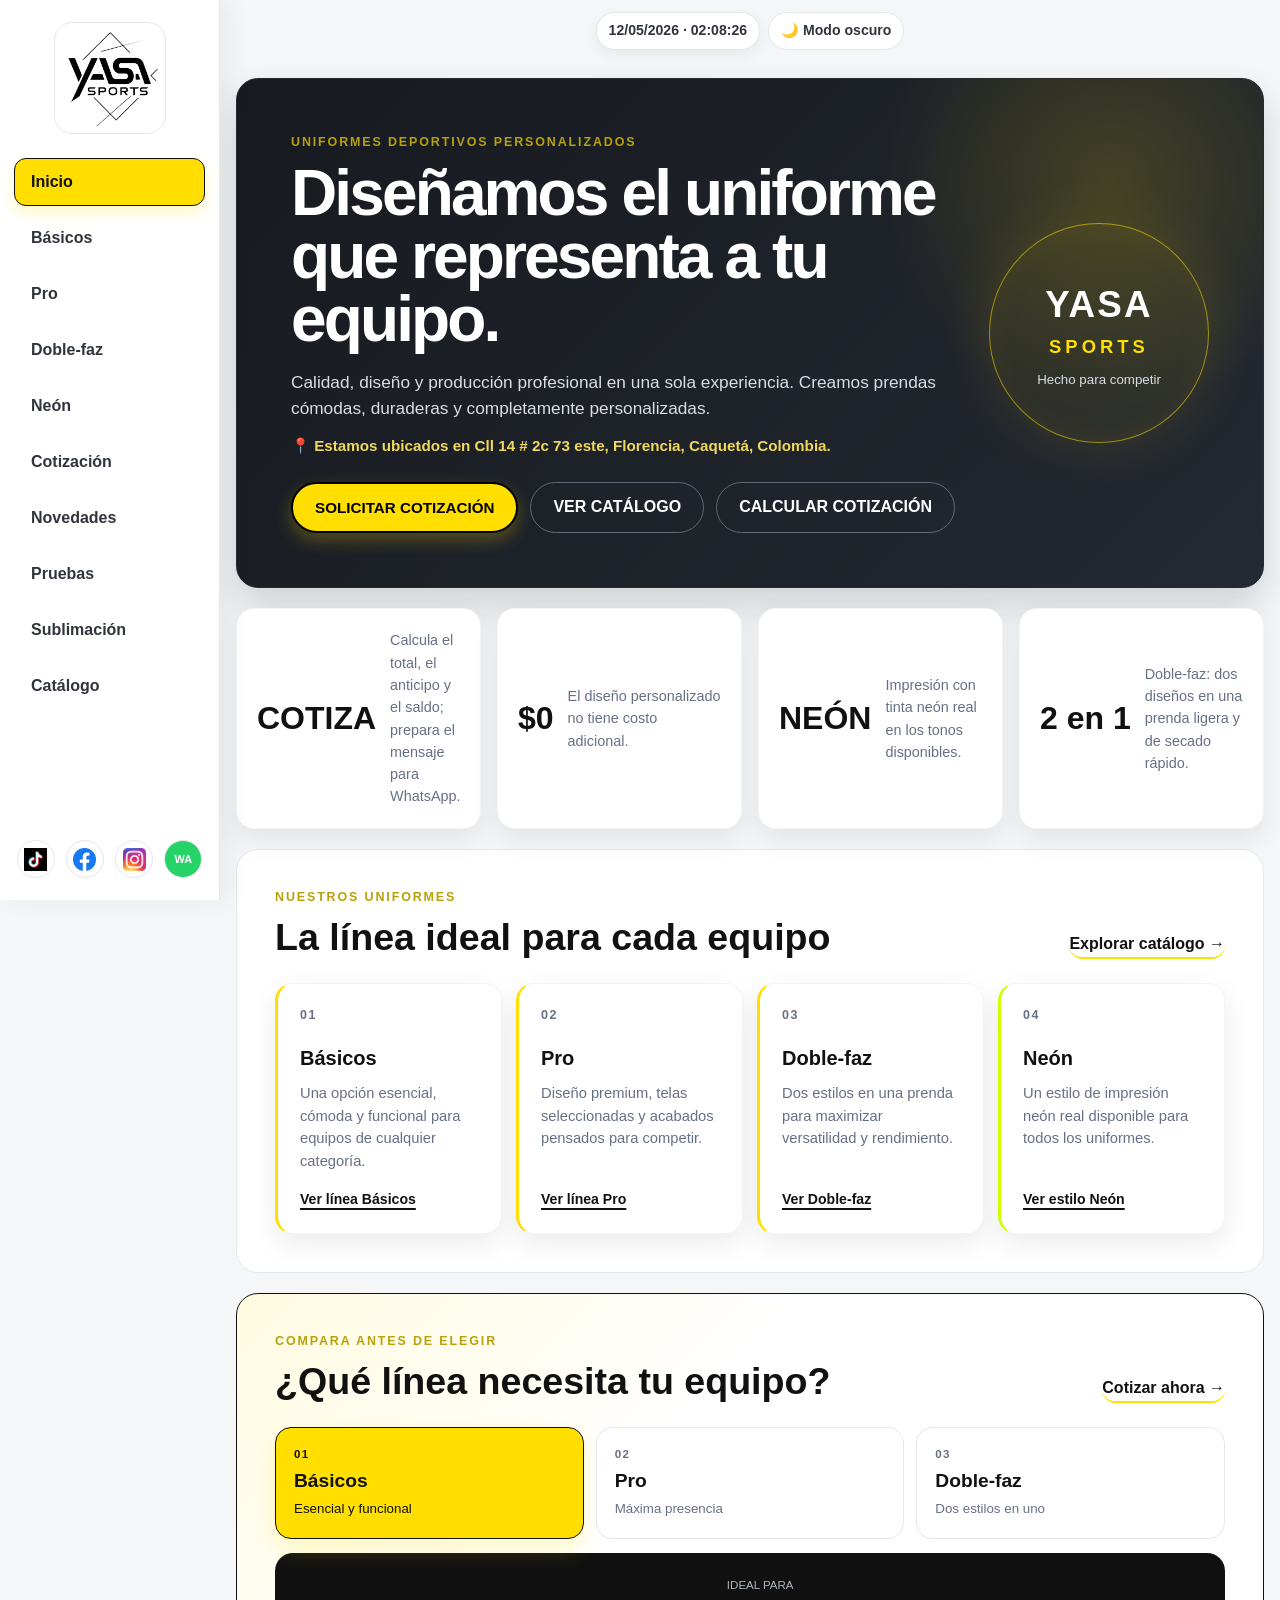
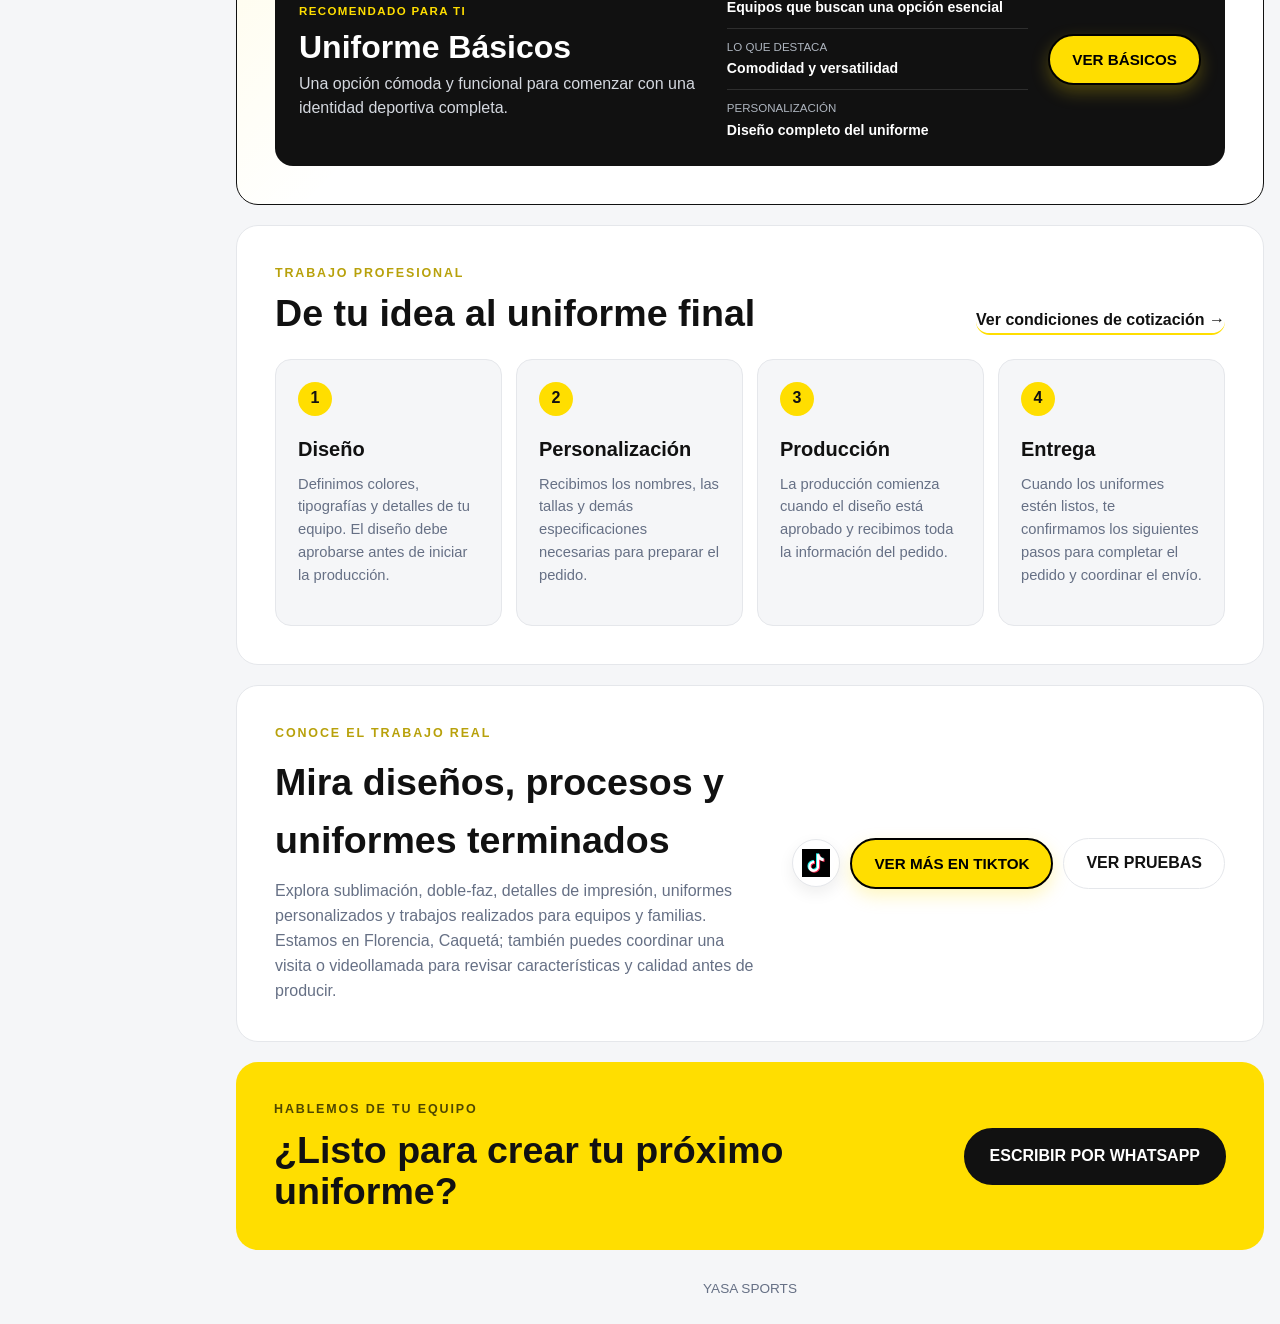
<file: index.html>
<!DOCTYPE html>
<html lang="es">
<head>
    <meta charset="UTF-8">
    <meta name="viewport" content="width=device-width, initial-scale=1.0">
    <title>YASA SPORTS</title>
    <script src="tema.js"></script>
    <link rel="stylesheet" href="estilos.css">
</head>
<body>
<aside class="sidebar">
    <a class="sidebar-brand" href="index.html" aria-label="Ir al inicio de YASA SPORTS">
        <img src="logo-yasa.jpeg" alt="YASA SPORTS">
    </a>
    <nav class="sidebar-nav" aria-label="Menú principal">
        <a class="active" href="index.html" aria-current="page">Inicio</a>
        <a href="basicos.html">Básicos</a>
        <a href="pro.html">Pro</a>
        <a href="doble-faz.html">Doble-faz</a>
        <a href="neon.html">Neón</a>
        <a href="cotizacion.html">Cotización</a>
        <a href="novedades.html">Novedades</a>
        <a href="pruebas.html">Pruebas</a>
        <a href="sublimacion.html">Sublimación</a>
        <a href="catalogo.html">Catálogo</a>
    </nav>
    <div class="sidebar-social" aria-label="Redes sociales">
        <a href="https://www.tiktok.com/@yasa.sports" target="_blank" rel="noopener noreferrer" aria-label="TikTok"><img src="tiktok.jpeg" alt="TikTok"></a>
        <a href="https://web.facebook.com/amfuniformes?locale=es_LA" target="_blank" rel="noopener noreferrer" aria-label="Facebook"><img src="facebook.jpeg" alt="Facebook"></a>
        <a href="https://www.instagram.com/sportsyasa/" target="_blank" rel="noopener noreferrer" aria-label="Instagram"><img src="instagram.jpeg" alt="Instagram"></a>
        <a class="sidebar-whatsapp" href="https://wa.me/573238382435" target="_blank" rel="noopener noreferrer" aria-label="WhatsApp">WA</a>
    </div>
</aside>

<div class="site-content">
<div class="page-tools">
    <div class="local-clock" aria-live="polite">
        <span id="hora-local">Cargando hora...</span>
    </div>
    <button class="theme-toggle" id="theme-toggle" type="button" aria-pressed="false">🌙 Modo oscuro</button>
</div>


<main class="page">

    <section class="home-hero">
        <div class="home-hero-copy">
            <span class="home-eyebrow">UNIFORMES DEPORTIVOS PERSONALIZADOS</span>
            <h1>Diseñamos el uniforme que representa a tu equipo.</h1>
            <p>
                Calidad, diseño y producción profesional en una sola experiencia.
                Creamos prendas cómodas, duraderas y completamente personalizadas.
            </p>
            <p class="location-note">📍 Estamos ubicados en Cll 14 # 2c 73 este, Florencia, Caquetá, Colombia.</p>
            <div class="home-hero-actions">
                <a class="btn-yellow" href="https://wa.me/573238382435/?text=Hola%20YASA%20Sports%2C%20quiero%20cotizar%20un%20uniforme%20personalizado" target="_blank" rel="noopener noreferrer">
                    SOLICITAR COTIZACIÓN
                </a>
                <a class="btn-ghost" href="catalogo.html">VER CATÁLOGO</a>
                <a class="btn-ghost" href="cotizacion.html">CALCULAR COTIZACIÓN</a>
            </div>
        </div>
        <div class="home-hero-badge" aria-label="YASA SPORTS">
            <span>YASA</span>
            <strong>SPORTS</strong>
            <small>Hecho para competir</small>
        </div>
    </section>

    <section class="home-stats" aria-label="Puntos fuertes de YASA SPORTS">
        <a class="card home-stat" href="cotizacion.html">
            <strong>COTIZA</strong>
            <span>Calcula el total, el anticipo y el saldo; prepara el mensaje para WhatsApp.</span>
        </a>
        <a class="card home-stat" href="cotizacion.html">
            <strong>$0</strong>
            <span>El diseño personalizado no tiene costo adicional.</span>
        </a>
        <a class="card home-stat" href="neon.html">
            <strong>NEÓN</strong>
            <span>Impresión con tinta neón real en los tonos disponibles.</span>
        </a>
        <a class="card home-stat" href="doble-faz.html">
            <strong>2 en 1</strong>
            <span>Doble-faz: dos diseños en una prenda ligera y de secado rápido.</span>
        </a>
    </section>

    <section class="home-services" aria-labelledby="lineas-titulo">
        <div class="home-section-heading">
            <div>
                <span class="home-eyebrow">NUESTROS UNIFORMES</span>
                <h2 id="lineas-titulo">La línea ideal para cada equipo</h2>
            </div>
            <a href="catalogo.html" class="text-link">Explorar catálogo →</a>
        </div>

        <div class="home-services-grid">
            <article class="card home-service-card">
                <span class="home-service-number">01</span>
                <h3>Básicos</h3>
                <p>Una opción esencial, cómoda y funcional para equipos de cualquier categoría.</p>
                <a href="basicos.html">Ver línea Básicos</a>
            </article>
            <article class="card home-service-card">
                <span class="home-service-number">02</span>
                <h3>Pro</h3>
                <p>Diseño premium, telas seleccionadas y acabados pensados para competir.</p>
                <a href="pro.html">Ver línea Pro</a>
            </article>
            <article class="card home-service-card">
                <span class="home-service-number">03</span>
                <h3>Doble-faz</h3>
                <p>Dos estilos en una prenda para maximizar versatilidad y rendimiento.</p>
                <a href="doble-faz.html">Ver Doble-faz</a>
            </article>
            <article class="card home-service-card home-service-neon">
                <span class="home-service-number">04</span>
                <h3>Neón</h3>
                <p>Un estilo de impresión neón real disponible para todos los uniformes.</p>
                <a href="neon.html">Ver estilo Neón</a>
            </article>
        </div>
    </section>

    <section class="home-comparator" aria-labelledby="comparador-titulo">
        <div class="home-section-heading">
            <div>
                <span class="home-eyebrow">COMPARA ANTES DE ELEGIR</span>
                <h2 id="comparador-titulo">¿Qué línea necesita tu equipo?</h2>
            </div>
            <a href="cotizacion.html" class="text-link">Cotizar ahora →</a>
        </div>

        <div class="home-comparator-options" role="tablist" aria-label="Comparar líneas de uniformes">
            <button class="comparator-option active" type="button" role="tab" aria-selected="true" data-line="basicos">
                <span>01</span>
                <strong>Básicos</strong>
                <small>Esencial y funcional</small>
            </button>
            <button class="comparator-option" type="button" role="tab" aria-selected="false" data-line="pro">
                <span>02</span>
                <strong>Pro</strong>
                <small>Máxima presencia</small>
            </button>
            <button class="comparator-option" type="button" role="tab" aria-selected="false" data-line="doble-faz">
                <span>03</span>
                <strong>Doble-faz</strong>
                <small>Dos estilos en uno</small>
            </button>
        </div>

        <div class="comparator-result" id="comparator-result" role="tabpanel" aria-live="polite">
            <div class="comparator-result-main">
                <span class="comparator-kicker">Recomendado para ti</span>
                <h3 id="comparator-name">Uniforme Básicos</h3>
                <p id="comparator-description">Una opción cómoda y funcional para comenzar con una identidad deportiva completa.</p>
            </div>
            <div class="comparator-details">
                <div>
                    <span>Ideal para</span>
                    <strong id="comparator-ideal">Equipos que buscan una opción esencial</strong>
                </div>
                <div>
                    <span>Lo que destaca</span>
                    <strong id="comparator-highlight">Comodidad y versatilidad</strong>
                </div>
                <div>
                    <span>Personalización</span>
                    <strong id="comparator-custom">Diseño completo del uniforme</strong>
                </div>
            </div>
            <a class="btn-yellow" id="comparator-link" href="basicos.html">VER BÁSICOS</a>
        </div>
    </section>

    <section class="home-process">
        <div class="home-section-heading">
            <div>
                <span class="home-eyebrow">TRABAJO PROFESIONAL</span>
                <h2>De tu idea al uniforme final</h2>
            </div>
            <a href="cotizacion.html" class="text-link">Ver condiciones de cotización →</a>
        </div>
        <div class="home-process-grid">
            <article><span>1</span><h3>Diseño</h3><p>Definimos colores, tipografías y detalles de tu equipo. El diseño debe aprobarse antes de iniciar la producción.</p></article>
            <article><span>2</span><h3>Personalización</h3><p>Recibimos los nombres, las tallas y demás especificaciones necesarias para preparar el pedido.</p></article>
            <article><span>3</span><h3>Producción</h3><p>La producción comienza cuando el diseño está aprobado y recibimos toda la información del pedido.</p></article>
            <article><span>4</span><h3>Entrega</h3><p>Cuando los uniformes estén listos, te confirmamos los siguientes pasos para completar el pedido y coordinar el envío.</p></article>
        </div>
    </section>

    <section class="home-social">
        <div class="home-social-copy">
            <span class="home-eyebrow">CONOCE EL TRABAJO REAL</span>
            <h2>Mira diseños, procesos y uniformes terminados</h2>
            <p>
                Explora sublimación, doble-faz, detalles de impresión,
                uniformes personalizados y trabajos realizados para equipos y familias.
                Estamos en Florencia, Caquetá; también puedes coordinar una visita o videollamada
                para revisar características y calidad antes de producir.
            </p>
        </div>
        <div class="home-social-actions">
            <a class="social-link social-link-tiktok" href="https://www.tiktok.com/@yasa.sports" target="_blank" rel="noopener noreferrer" aria-label="Ver YASA SPORTS en TikTok">
                <img src="tiktok.jpeg" alt="TikTok">
            </a>
            <a class="btn-yellow" href="https://www.tiktok.com/@yasa.sports" target="_blank" rel="noopener noreferrer">
                VER MÁS EN TIKTOK
            </a>
            <a class="btn-ghost btn-ghost-dark" href="pruebas.html">VER PRUEBAS</a>
        </div>
    </section>

    <section class="home-contact">
        <div>
            <span class="home-eyebrow">HABLEMOS DE TU EQUIPO</span>
            <h2>¿Listo para crear tu próximo uniforme?</h2>
        </div>
        <a class="btn-whatsapp" href="https://wa.me/573238382435/?text=Hola%20YASA%20Sports.%20Quiero%20más%20información%21" target="_blank" rel="noopener noreferrer">
            ESCRIBIR POR WHATSAPP
        </a>
    </section>

    <footer class="site-footer">YASA SPORTS</footer>
</main>



<script>
const comparador = {
    basicos: {
        name: "Uniforme Básicos",
        description: "Una opción cómoda y funcional para comenzar con una identidad deportiva completa.",
        ideal: "Equipos que buscan una opción esencial",
        highlight: "Comodidad y versatilidad",
        custom: "Diseño completo del uniforme",
        link: "basicos.html",
        label: "VER BÁSICOS"
    },
    pro: {
        name: "Uniforme Pro",
        description: "Una opción premium pensada para equipos que quieren una imagen más destacada y acabados profesionales.",
        ideal: "Equipos que buscan presencia premium",
        highlight: "Diseño y acabados de alto nivel",
        custom: "Personalización con diseño seleccionado",
        link: "pro.html",
        label: "VER PRO"
    },
    "doble-faz": {
        name: "Uniforme Doble-faz",
        description: "Dos estilos en una misma prenda para ampliar las opciones de uso sin perder identidad.",
        ideal: "Equipos que necesitan dos estilos",
        highlight: "Versatilidad y doble presentación",
        custom: "Dos diseños integrados en el uniforme",
        link: "doble-faz.html",
        label: "VER DOBLE-FAZ"
    }
};

document.querySelectorAll(".comparator-option").forEach(function (option) {
    option.addEventListener("click", function () {
        document.querySelectorAll(".comparator-option").forEach(function (item) {
            item.classList.remove("active");
            item.setAttribute("aria-selected", "false");
        });

        option.classList.add("active");
        option.setAttribute("aria-selected", "true");

        const data = comparador[option.dataset.line];
        document.getElementById("comparator-name").textContent = data.name;
        document.getElementById("comparator-description").textContent = data.description;
        document.getElementById("comparator-ideal").textContent = data.ideal;
        document.getElementById("comparator-highlight").textContent = data.highlight;
        document.getElementById("comparator-custom").textContent = data.custom;

        const link = document.getElementById("comparator-link");
        link.href = data.link;
        link.textContent = data.label;
    });
});

function actualizarHoraLocal() {
    const reloj = document.getElementById("hora-local");
    if (!reloj) return;

    const ahora = new Date();

    const hora = ahora.toLocaleTimeString([], {
        hour: "2-digit",
        minute: "2-digit",
        second: "2-digit",
        hour12: false
    });

    const fecha = ahora.toLocaleDateString([], {
        day: "2-digit",
        month: "2-digit",
        year: "numeric"
    });

    reloj.textContent = `${fecha} · ${hora}`;
}

actualizarHoraLocal();
setInterval(actualizarHoraLocal, 1000);
</script>
 </div>
</body>
</html>
</file>
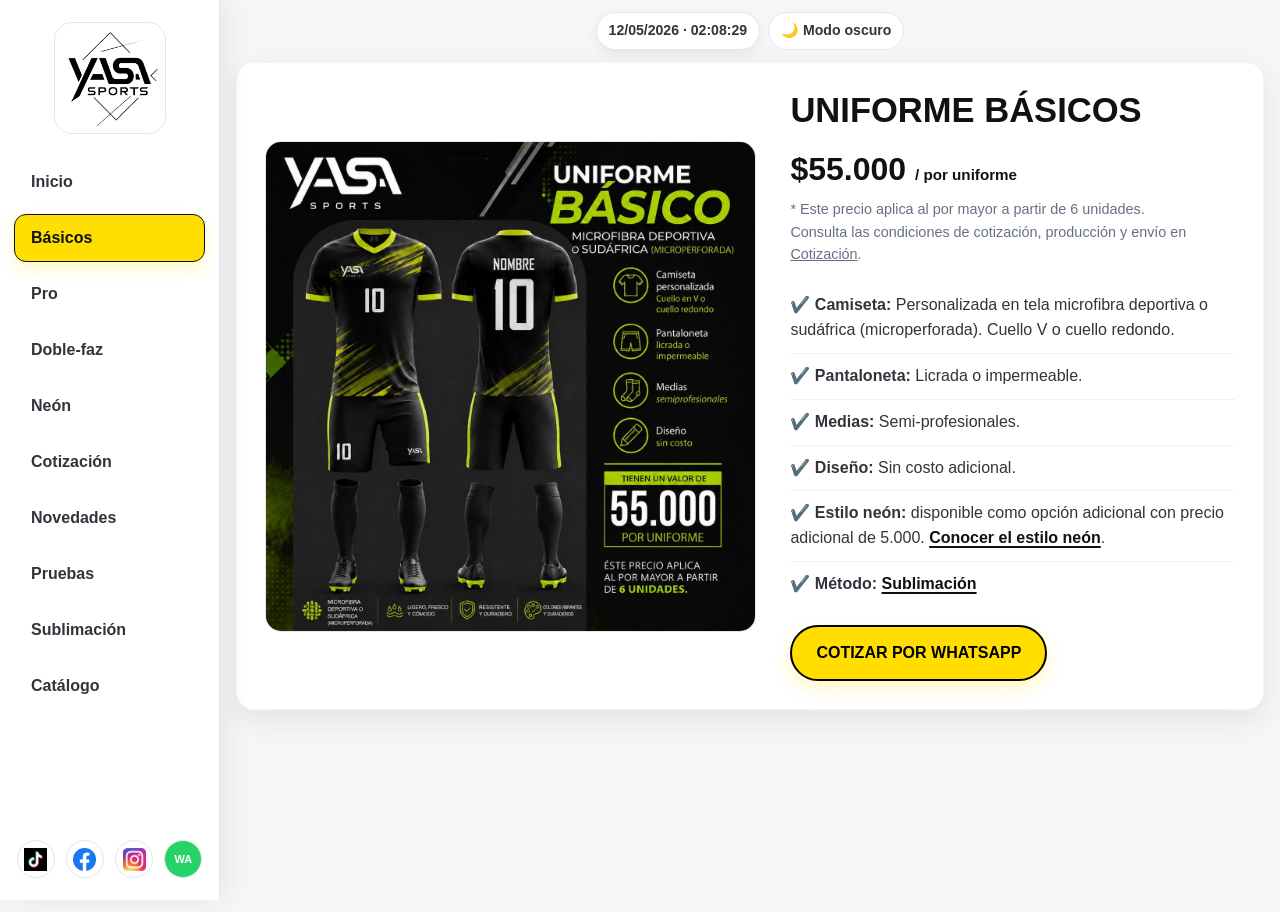
<file: basicos.html>
<!DOCTYPE html>
<html lang="es">
<head>
    <meta charset="UTF-8">
    <meta name="viewport" content="width=device-width, initial-scale=1.0">
    <meta name="description" content="Uniformes deportivos BÁSICOS de YASA SPORTS desde $55.000 por unidad, al por mayor a partir de 6 unidades.">
    <title>YASA SPORTS - BÁSICOS</title>
    <script src="tema.js"></script>
    <link rel="stylesheet" href="estilos.css">
</head>
<body>
<aside class="sidebar">
    <a class="sidebar-brand" href="index.html" aria-label="Ir al inicio de YASA SPORTS">
        <img src="logo-yasa.jpeg" alt="YASA SPORTS">
    </a>
    <nav class="sidebar-nav" aria-label="Menú principal">
        <a href="index.html">Inicio</a>
        <a class="active" href="basicos.html" aria-current="page">Básicos</a>
        <a href="pro.html">Pro</a>
        <a href="doble-faz.html">Doble-faz</a>
        <a href="neon.html">Neón</a>
        <a href="cotizacion.html">Cotización</a>
        <a href="novedades.html">Novedades</a>
        <a href="pruebas.html">Pruebas</a>
        <a href="sublimacion.html">Sublimación</a>
        <a href="catalogo.html">Catálogo</a>
    </nav>
    <div class="sidebar-social" aria-label="Redes sociales">
        <a href="https://www.tiktok.com/@yasa.sports" target="_blank" rel="noopener noreferrer" aria-label="TikTok"><img src="tiktok.jpeg" alt="TikTok"></a>
        <a href="https://web.facebook.com/amfuniformes?locale=es_LA" target="_blank" rel="noopener noreferrer" aria-label="Facebook"><img src="facebook.jpeg" alt="Facebook"></a>
        <a href="https://www.instagram.com/sportsyasa/" target="_blank" rel="noopener noreferrer" aria-label="Instagram"><img src="instagram.jpeg" alt="Instagram"></a>
        <a class="sidebar-whatsapp" href="https://wa.me/573238382435" target="_blank" rel="noopener noreferrer" aria-label="WhatsApp">WA</a>
    </div>
</aside>

<div class="site-content product-page">
<div class="page-tools">
    <div class="local-clock" aria-live="polite">
        <span id="hora-local">Cargando hora...</span>
    </div>
    <button class="theme-toggle" id="theme-toggle" type="button" aria-pressed="false">🌙 Modo oscuro</button>
</div>


<main class="page">

    <section class="card product-layout">

        <div class="media-panel">
            <img src="basicos.jpeg"
                 alt="Uniforme deportivo BÁSICOS personalizado de YASA SPORTS"
                 class="product-photo"
                 width="560"
                 height="620"
                 decoding="async"
                 fetchpriority="high">
        </div>

        <div class="product-info">
            <h1>UNIFORME BÁSICOS</h1>

            <div class="price">$55.000 <small>/ por uniforme</small></div>

            <div class="note">
                * Este precio aplica al por mayor a partir de 6 unidades.
                <br>Consulta las condiciones de cotización, producción y envío en <a href="cotizacion.html">Cotización</a>.
            </div>

            <ul class="feature-list">
                <li>✔️ <strong>Camiseta:</strong> Personalizada en tela microfibra deportiva o sudáfrica (microperforada). Cuello V o cuello redondo.</li>
                <li>✔️ <strong>Pantaloneta:</strong> Licrada o impermeable.</li>
                <li>✔️ <strong>Medias:</strong> Semi-profesionales.</li>
                <li>✔️ <strong>Diseño:</strong> Sin costo adicional.</li>
                <li>✔️ <strong>Estilo neón:</strong> disponible como opción adicional con precio adicional de 5.000. <a href="neon.html">Conocer el estilo neón</a>.</li>
                <li>✔️ <strong>Método:</strong> <a href="sublimacion.html">Sublimación</a></li>
            </ul>

            <a href="https://wa.me/573238382435/?text=Hola%20YASA%20Sports%2C%20quiero%20cotizar%20el%20uniforme%20B%C3%A1sicos."
               target="_blank" rel="noopener noreferrer" class="btn-whatsapp">
                COTIZAR POR WHATSAPP
            </a>
            <a href="https://wa.me/573238382435/?text=Hola%20YASA%20Sports%2C%20quiero%20cotizar%20el%20uniforme%20B%C3%A1sicos."
               target="_blank" rel="noopener noreferrer" class="btn-whatsapp product-whatsapp-fixed"
               aria-label="Cotizar el uniforme Básicos por WhatsApp">
                COTIZAR POR WHATSAPP
            </a>
        </div>

    </section>

</main>


<script>
function actualizarHoraLocal() {
    const reloj = document.getElementById("hora-local");
    if (!reloj) return;

    const ahora = new Date();

    const hora = ahora.toLocaleTimeString([], {
        hour: "2-digit",
        minute: "2-digit",
        second: "2-digit",
        hour12: false
    });

    const fecha = ahora.toLocaleDateString([], {
        day: "2-digit",
        month: "2-digit",
        year: "numeric"
    });

    reloj.textContent = `${fecha} · ${hora}`;
}

actualizarHoraLocal();
setInterval(actualizarHoraLocal, 1000);
</script>
 </div>
</body>
</html>
</file>
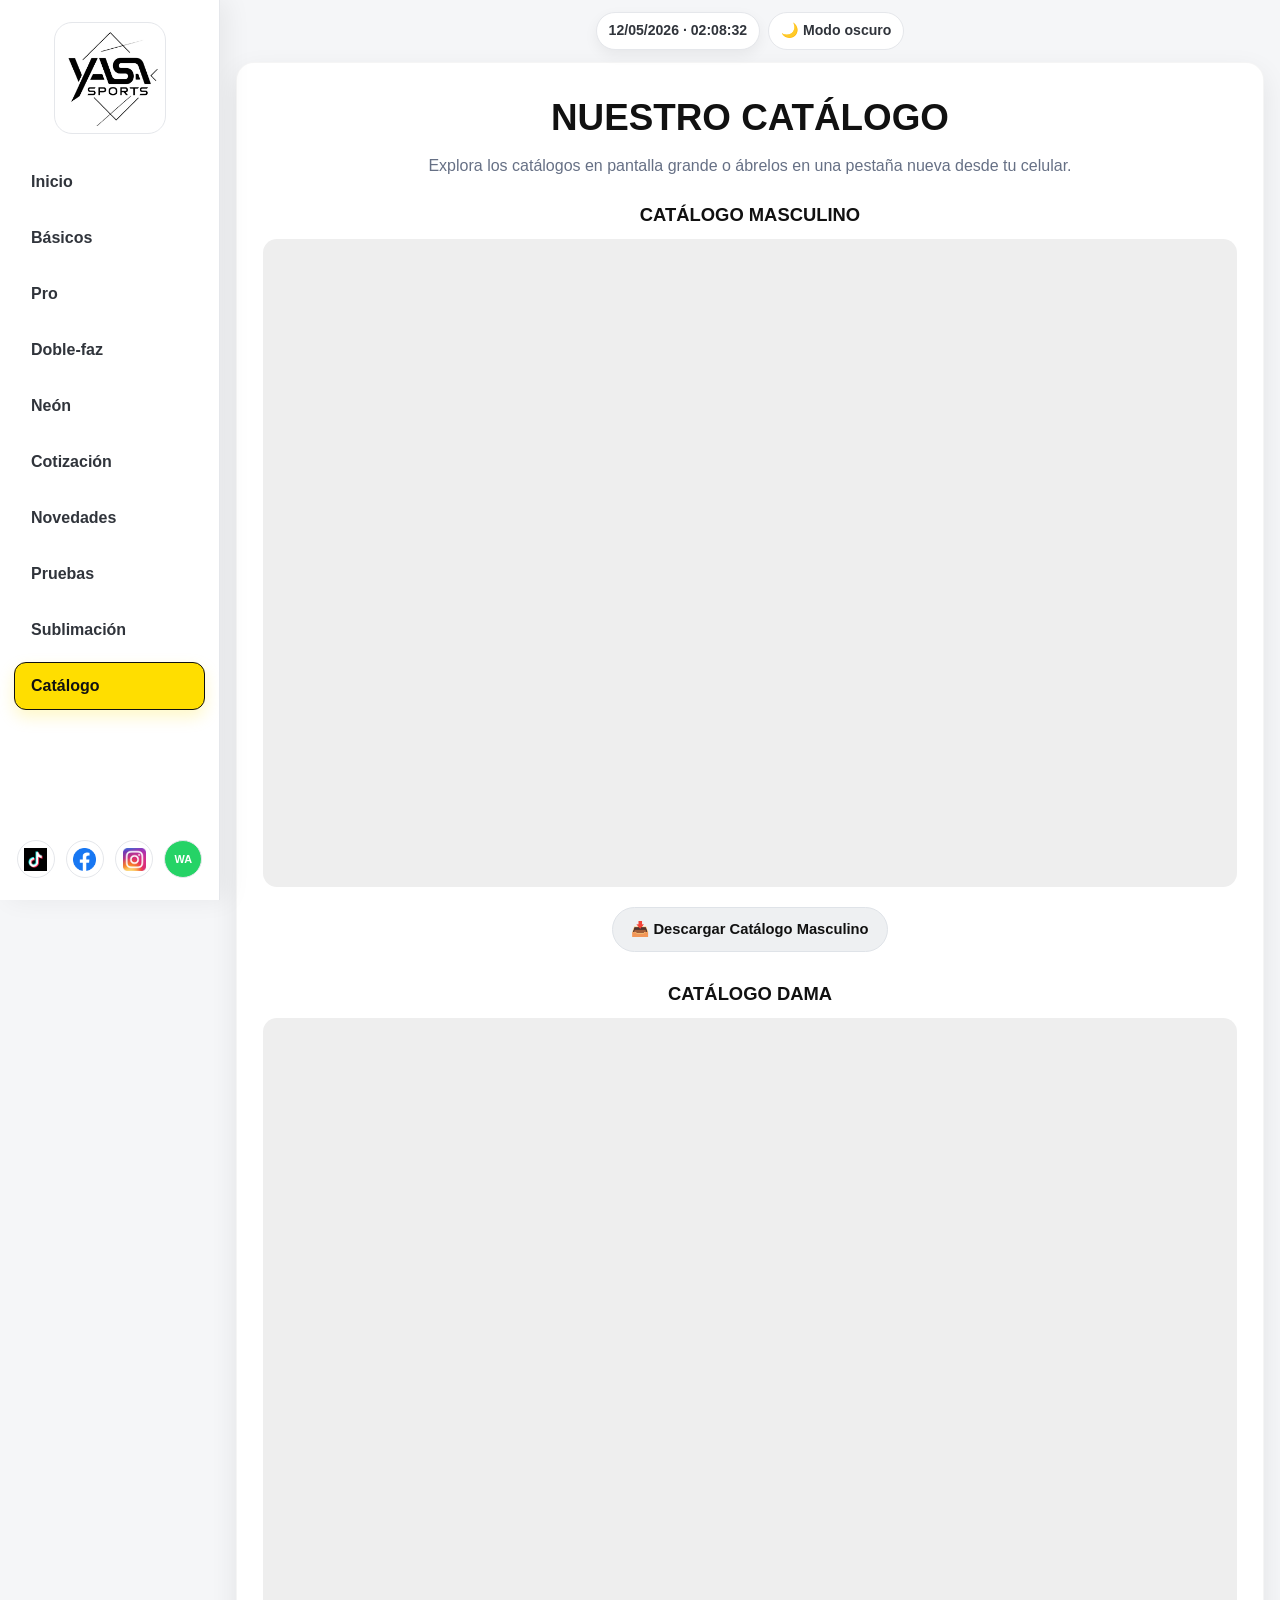
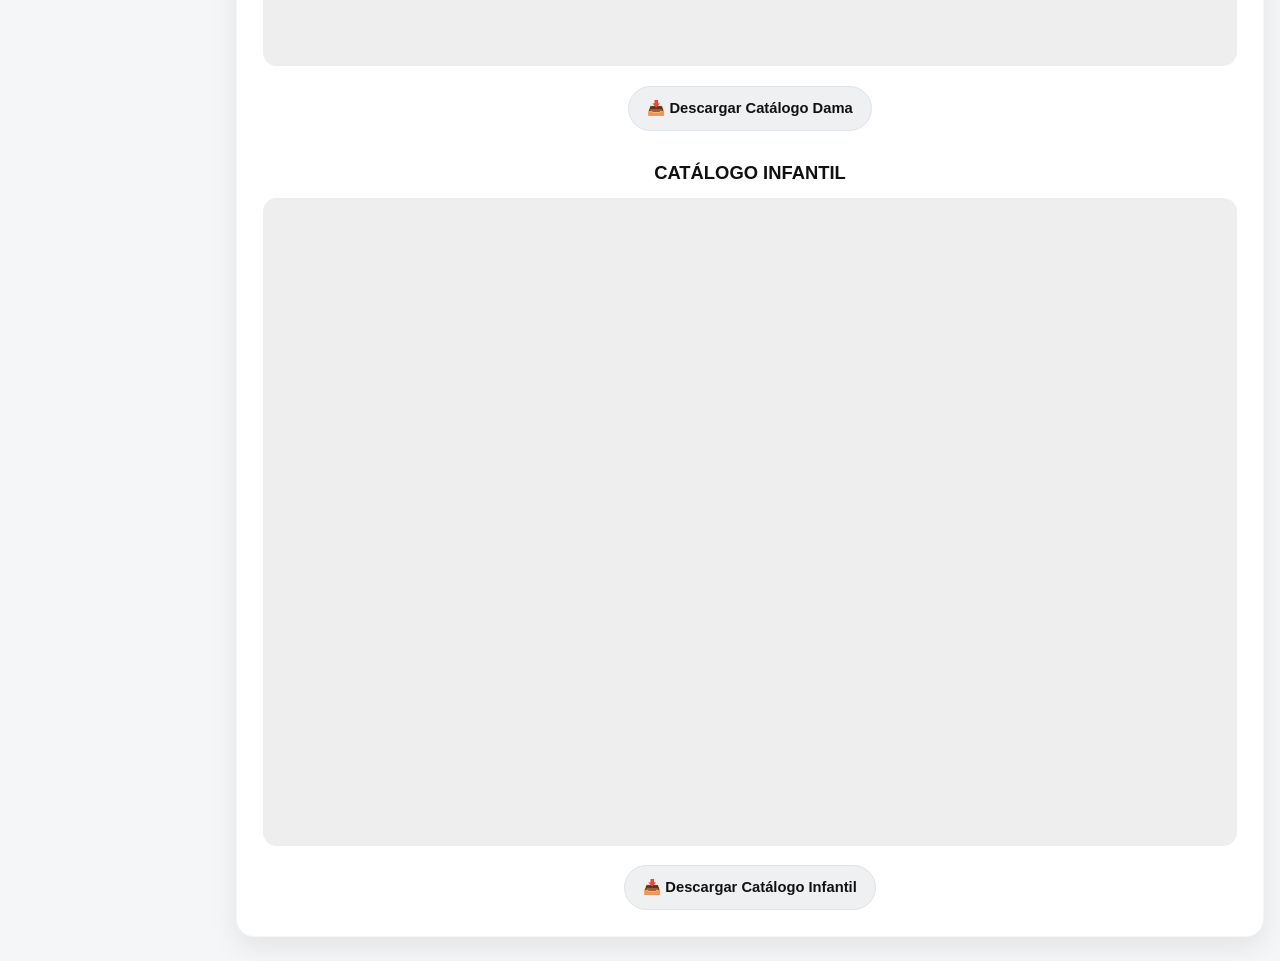
<file: catalogo.html>
<!DOCTYPE html>
<html lang="es">
<head>
    <meta charset="UTF-8">
    <meta name="viewport" content="width=device-width, initial-scale=1.0">
    <meta name="description" content="Explora los catálogos de uniformes deportivos YASA SPORTS para hombre, dama e infantil.">
    <title>YASA SPORTS - CATÁLOGO</title>
    <script src="tema.js"></script>
    <link rel="stylesheet" href="estilos.css">
</head>
<body>
<aside class="sidebar">
    <a class="sidebar-brand" href="index.html" aria-label="Ir al inicio de YASA SPORTS">
        <img src="logo-yasa.jpeg" alt="YASA SPORTS">
    </a>
    <nav class="sidebar-nav" aria-label="Menú principal">
        <a href="index.html">Inicio</a>
        <a href="basicos.html">Básicos</a>
        <a href="pro.html">Pro</a>
        <a href="doble-faz.html">Doble-faz</a>
        <a href="neon.html">Neón</a>
        <a href="cotizacion.html">Cotización</a>
        <a href="novedades.html">Novedades</a>
        <a href="pruebas.html">Pruebas</a>
        <a href="sublimacion.html">Sublimación</a>
        <a class="active" href="catalogo.html" aria-current="page">Catálogo</a>
    </nav>
    <div class="sidebar-social" aria-label="Redes sociales">
        <a href="https://www.tiktok.com/@yasa.sports" target="_blank" rel="noopener noreferrer" aria-label="TikTok"><img src="tiktok.jpeg" alt="TikTok"></a>
        <a href="https://web.facebook.com/amfuniformes?locale=es_LA" target="_blank" rel="noopener noreferrer" aria-label="Facebook"><img src="facebook.jpeg" alt="Facebook"></a>
        <a href="https://www.instagram.com/sportsyasa/" target="_blank" rel="noopener noreferrer" aria-label="Instagram"><img src="instagram.jpeg" alt="Instagram"></a>
        <a class="sidebar-whatsapp" href="https://wa.me/573238382435" target="_blank" rel="noopener noreferrer" aria-label="WhatsApp">WA</a>
    </div>
</aside>

<div class="site-content">
<div class="page-tools">
    <div class="local-clock" aria-live="polite">
        <span id="hora-local">Cargando hora...</span>
    </div>
    <button class="theme-toggle" id="theme-toggle" type="button" aria-pressed="false">🌙 Modo oscuro</button>
</div>


<main class="page">

    <section class="card catalog-card">
        <h1>NUESTRO CATÁLOGO</h1>

        <p>
            Explora los catálogos en pantalla grande o ábrelos en una pestaña nueva desde tu celular.
        </p>

        <div class="catalog-item">
            <h2>CATÁLOGO MASCULINO</h2>

            <iframe class="catalog-frame"
                    src="Yasa Sports Masculino.pdf"
                    loading="lazy"
                    title="Catálogo YASA Sports Masculino">
            </iframe>

            <a href="Yasa%20Sports%20Masculino.pdf" class="btn-yellow catalog-open" target="_blank" rel="noopener noreferrer">
                VER CATÁLOGO MASCULINO
            </a>
            <a href="Yasa%20Sports%20Masculino.pdf" download class="btn-download">
                📥 Descargar Catálogo Masculino
            </a>
        </div>

        <div class="catalog-item">
            <h2>CATÁLOGO DAMA</h2>

            <iframe class="catalog-frame"
                    src="Yasa Sports Dama-1.pdf"
                    loading="lazy"
                    title="Catálogo YASA Sports Dama">
            </iframe>

            <a href="Yasa%20Sports%20Dama-1.pdf" class="btn-yellow catalog-open" target="_blank" rel="noopener noreferrer">
                VER CATÁLOGO DAMA
            </a>
            <a href="Yasa%20Sports%20Dama-1.pdf" download class="btn-download">
                📥 Descargar Catálogo Dama
            </a>
        </div>

        <div class="catalog-item">
            <h2>CATÁLOGO INFANTIL</h2>

            <iframe class="catalog-frame"
                    src="Yasa Sports Infantil.pdf"
                    loading="lazy"
                    title="Catálogo YASA Sports Infantil">
            </iframe>

            <a href="Yasa%20Sports%20Infantil.pdf" class="btn-yellow catalog-open" target="_blank" rel="noopener noreferrer">
                VER CATÁLOGO INFANTIL
            </a>
            <a href="Yasa%20Sports%20Infantil.pdf" download class="btn-download">
                📥 Descargar Catálogo Infantil
            </a>
        </div>

    </section>
</main>


<script>
function actualizarHoraLocal() {
    const reloj = document.getElementById("hora-local");
    if (!reloj) return;

    const ahora = new Date();

    const hora = ahora.toLocaleTimeString([], {
        hour: "2-digit",
        minute: "2-digit",
        second: "2-digit",
        hour12: false
    });

    const fecha = ahora.toLocaleDateString([], {
        day: "2-digit",
        month: "2-digit",
        year: "numeric"
    });

    reloj.textContent = `${fecha} · ${hora}`;
}

actualizarHoraLocal();
setInterval(actualizarHoraLocal, 1000);
</script>
 </div>
</body>
</html>
</file>
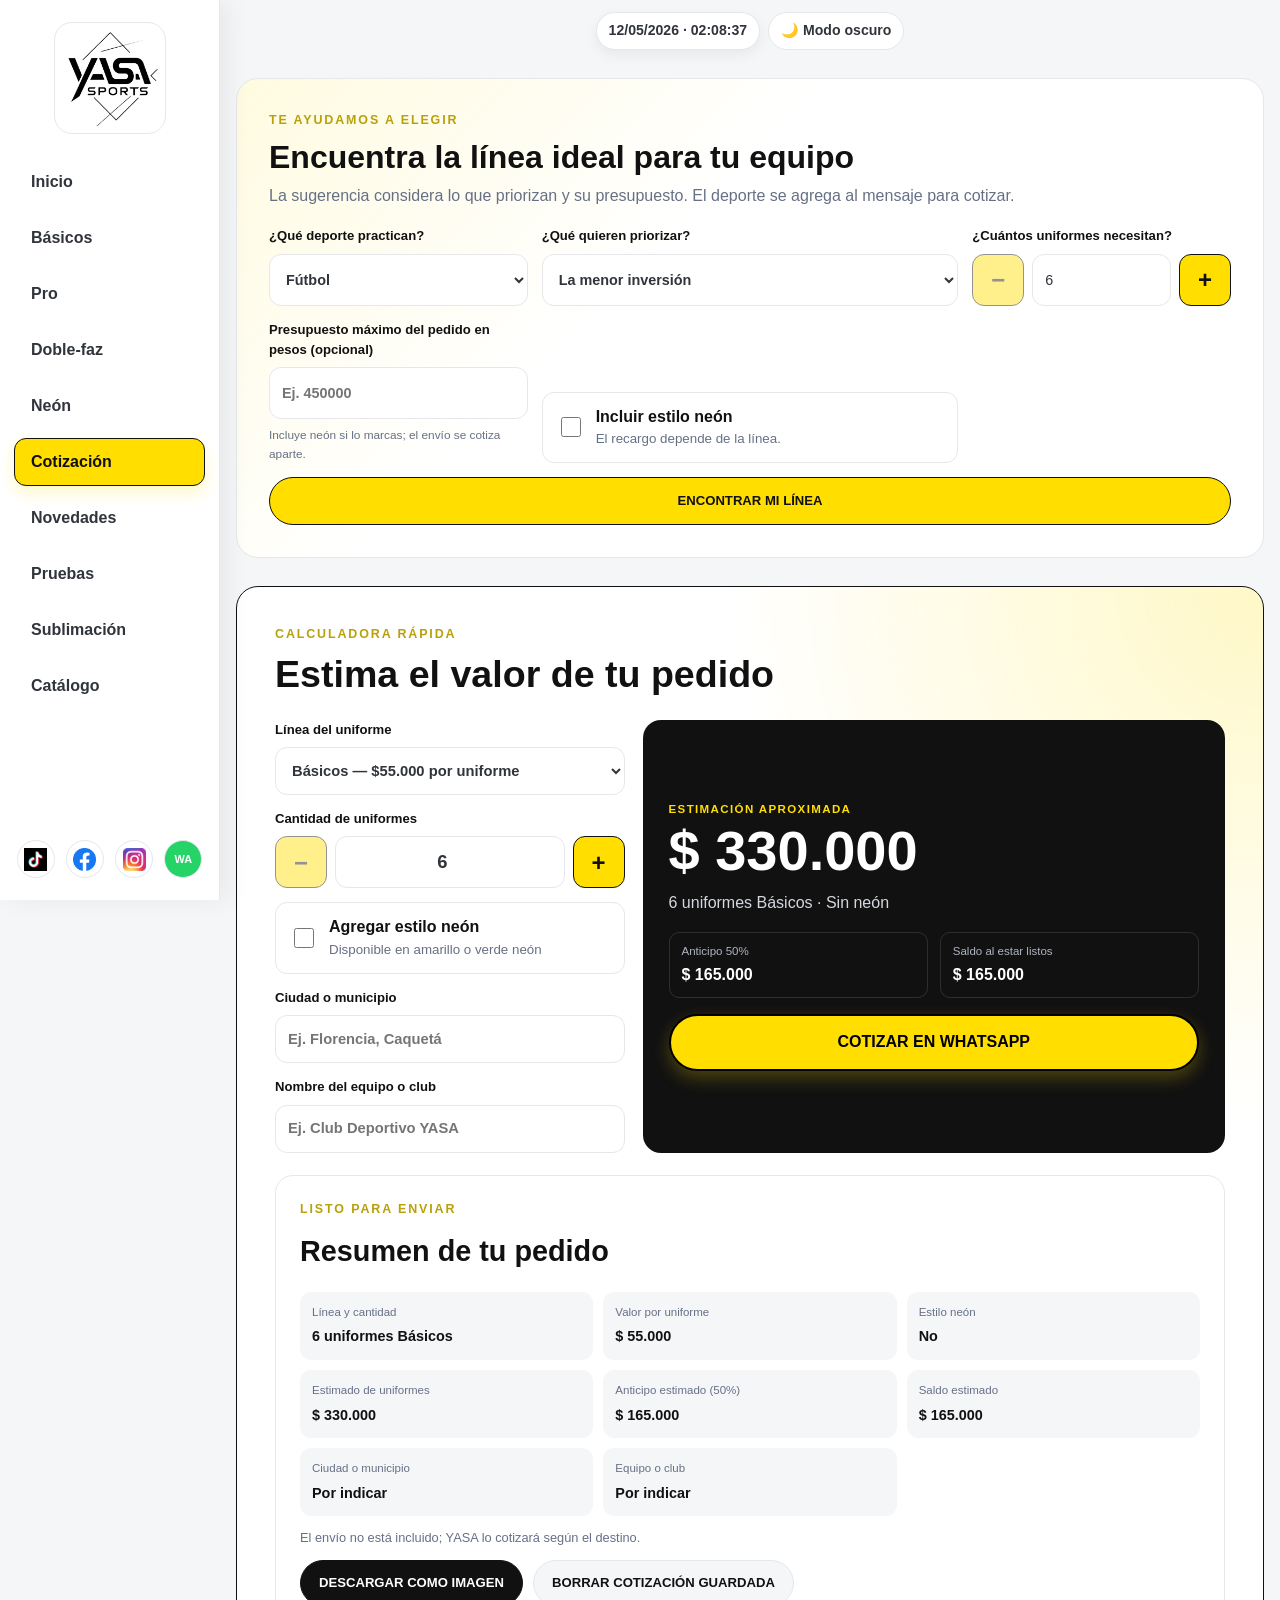
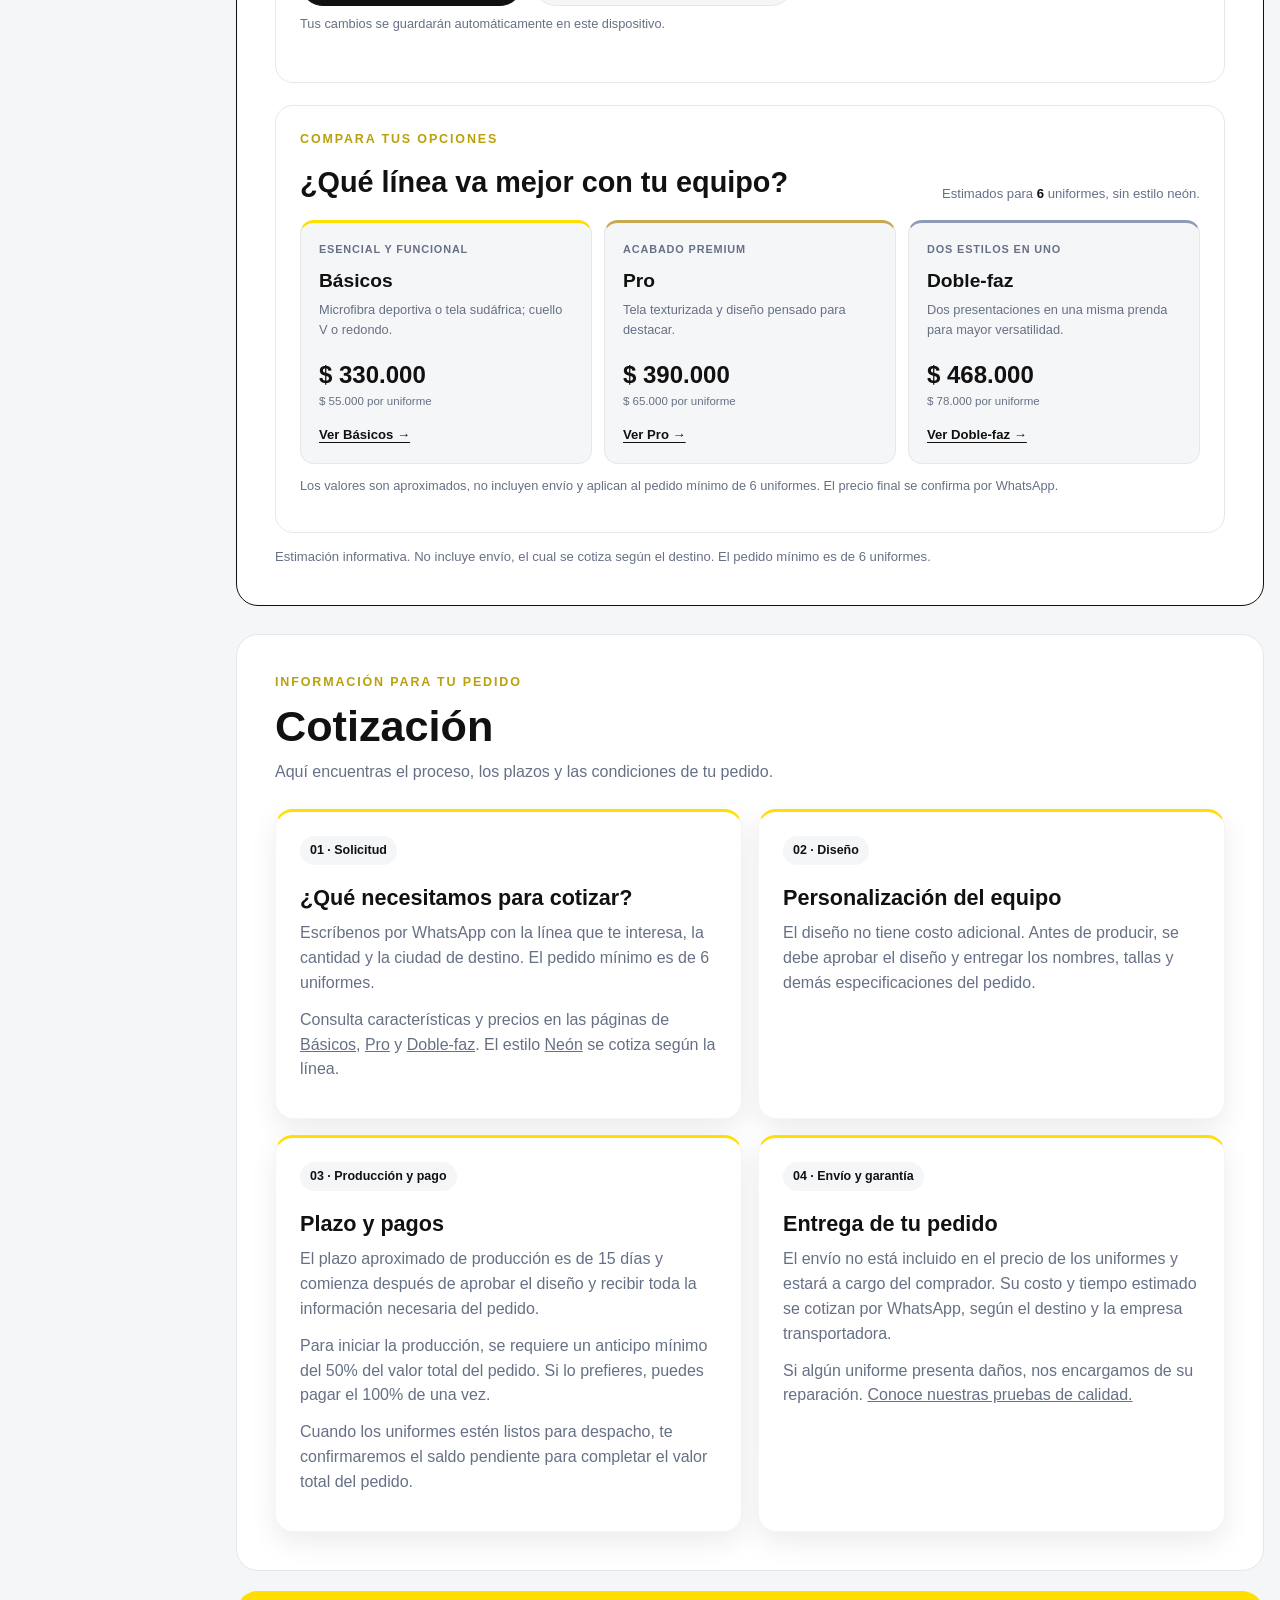
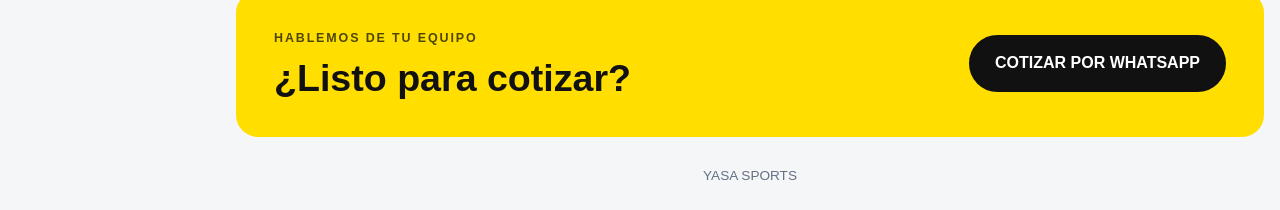
<file: cotizacion.html>
<!DOCTYPE html>
<html lang="es">
<head>
    <meta charset="UTF-8">
    <meta name="viewport" content="width=device-width, initial-scale=1.0">
    <meta name="description" content="Conoce cómo cotizar, los plazos de producción, pagos, envíos y garantía de YASA SPORTS.">
    <title>YASA SPORTS - COTIZACIÓN</title>
    <script src="tema.js"></script>
    <link rel="stylesheet" href="estilos.css">
</head>
<body>
<aside class="sidebar">
    <a class="sidebar-brand" href="index.html" aria-label="Ir al inicio de YASA SPORTS">
        <img src="logo-yasa.jpeg" alt="YASA SPORTS">
    </a>
    <nav class="sidebar-nav" aria-label="Menú principal">
        <a href="index.html">Inicio</a>
        <a href="basicos.html">Básicos</a>
        <a href="pro.html">Pro</a>
        <a href="doble-faz.html">Doble-faz</a>
        <a href="neon.html">Neón</a>
        <a class="active" href="cotizacion.html" aria-current="page">Cotización</a>
        <a href="novedades.html">Novedades</a>
        <a href="pruebas.html">Pruebas</a>
        <a href="sublimacion.html">Sublimación</a>
        <a href="catalogo.html">Catálogo</a>
    </nav>
    <div class="sidebar-social" aria-label="Redes sociales">
        <a href="https://www.tiktok.com/@yasa.sports" target="_blank" rel="noopener noreferrer" aria-label="TikTok"><img src="tiktok.jpeg" alt="TikTok"></a>
        <a href="https://web.facebook.com/amfuniformes?locale=es_LA" target="_blank" rel="noopener noreferrer" aria-label="Facebook"><img src="facebook.jpeg" alt="Facebook"></a>
        <a href="https://www.instagram.com/sportsyasa/" target="_blank" rel="noopener noreferrer" aria-label="Instagram"><img src="instagram.jpeg" alt="Instagram"></a>
        <a class="sidebar-whatsapp" href="https://wa.me/573238382435" target="_blank" rel="noopener noreferrer" aria-label="WhatsApp">WA</a>
    </div>
</aside>

<div class="site-content">
<div class="page-tools">
    <div class="local-clock" aria-live="polite">
        <span id="hora-local">Cargando hora...</span>
    </div>
    <button class="theme-toggle" id="theme-toggle" type="button" aria-pressed="false">🌙 Modo oscuro</button>
</div>

<main class="page">
    <section class="line-finder" aria-labelledby="line-finder-title">
        <div class="home-section-heading">
            <div>
                <span class="home-eyebrow">TE AYUDAMOS A ELEGIR</span>
                <h2 id="line-finder-title">Encuentra la línea ideal para tu equipo</h2>
                <p class="line-finder-intro">La sugerencia considera lo que priorizan y su presupuesto. El deporte se agrega al mensaje para cotizar.</p>
            </div>
        </div>

        <form class="line-finder-form" id="line-finder-form">
            <label for="finder-sport">
                ¿Qué deporte practican?
                <select id="finder-sport" required>
                    <option value="Fútbol">Fútbol</option>
                    <option value="Baloncesto">Baloncesto</option>
                    <option value="Voleibol">Voleibol</option>
                    <option value="Béisbol">Béisbol</option>
                    <option value="Otro">Otro</option>
                </select>
            </label>

            <label for="finder-priority">
                ¿Qué quieren priorizar?
                <select id="finder-priority" required>
                    <option value="basicos">La menor inversión</option>
                    <option value="pro">Acabado premium y tela texturizada</option>
                    <option value="doble-faz">Dos estilos en una prenda</option>
                </select>
            </label>

            <div class="finder-quantity-field">
                <label for="finder-quantity">¿Cuántos uniformes necesitan?</label>
                <div class="quote-quantity-stepper">
                    <button class="quote-quantity-button" id="finder-quantity-decrease" type="button" aria-label="Restar un uniforme">−</button>
                    <input id="finder-quantity" type="number" min="6" max="500" step="1" value="6" required inputmode="numeric">
                    <button class="quote-quantity-button" id="finder-quantity-increase" type="button" aria-label="Agregar un uniforme">+</button>
                </div>
            </div>

            <label for="finder-budget">
                Presupuesto máximo del pedido en pesos (opcional)
                <input id="finder-budget" type="number" min="0" step="any" placeholder="Ej. 450000" inputmode="decimal" aria-describedby="finder-budget-help">
                <small class="finder-budget-help" id="finder-budget-help">Incluye neón si lo marcas; el envío se cotiza aparte.</small>
            </label>

            <div class="finder-neon-field">
                <label class="quick-quote-neon" for="finder-neon">
                    <input id="finder-neon" type="checkbox">
                    <span>
                        <strong>Incluir estilo neón</strong>
                        <small>El recargo depende de la línea.</small>
                    </span>
                </label>
            </div>

            <button class="line-finder-submit" type="submit">ENCONTRAR MI LÍNEA</button>
        </form>

        <div class="line-finder-result" id="line-finder-result" aria-live="polite" hidden>
            <div>
                <span class="line-finder-result-label">NUESTRA SUGERENCIA</span>
                <h3 id="line-finder-result-title"></h3>
                <p id="line-finder-result-description"></p>
            </div>
            <button class="line-finder-apply" id="line-finder-apply" type="button" hidden>USAR ESTA OPCIÓN EN LA CALCULADORA</button>
        </div>
    </section>

    <section class="quick-quote" aria-labelledby="calculadora-titulo">
        <div class="home-section-heading">
            <div>
                <span class="home-eyebrow">CALCULADORA RÁPIDA</span>
                <h2 id="calculadora-titulo">Estima el valor de tu pedido</h2>
            </div>
        </div>

        <div class="quick-quote-grid">
            <div class="quick-quote-controls">
                <label for="quote-line">
                    Línea del uniforme
                    <select id="quote-line">
                        <option value="basicos">Básicos — $55.000 por uniforme</option>
                        <option value="pro">Pro — $65.000 por uniforme</option>
                        <option value="doble-faz">Doble-faz — $78.000 por uniforme</option>
                    </select>
                </label>

                <div class="quote-quantity-field">
                    <label for="quote-quantity">Cantidad de uniformes</label>
                    <div class="quote-quantity-stepper">
                        <button class="quote-quantity-button" id="quote-quantity-decrease" type="button" aria-label="Restar un uniforme">−</button>
                        <input id="quote-quantity" type="number" min="6" max="500" step="1" value="6" inputmode="numeric">
                        <button class="quote-quantity-button" id="quote-quantity-increase" type="button" aria-label="Agregar un uniforme">+</button>
                    </div>
                </div>

                <label class="quick-quote-neon" for="quote-neon">
                    <input id="quote-neon" type="checkbox">
                    <span>
                        <strong>Agregar estilo neón</strong>
                        <small>Disponible en amarillo o verde neón</small>
                    </span>
                </label>

                <label for="quote-city">
                    Ciudad o municipio
                    <input id="quote-city" type="text" maxlength="80" placeholder="Ej. Florencia, Caquetá" autocomplete="address-level2">
                </label>

                <label for="quote-team">
                    Nombre del equipo o club
                    <input id="quote-team" type="text" maxlength="80" placeholder="Ej. Club Deportivo YASA" autocomplete="organization">
                </label>
            </div>

            <div class="quick-quote-result" aria-live="polite">
                <span class="quick-quote-label">Estimación aproximada</span>
                <strong id="quote-total">$330.000</strong>
                <p id="quote-detail">6 uniformes Básicos · Sin neón</p>

                <div class="quick-quote-payment">
                    <div>
                        <span>Anticipo 50%</span>
                        <strong id="quote-deposit">$165.000</strong>
                    </div>
                    <div>
                        <span>Saldo al estar listos</span>
                        <strong id="quote-balance">$165.000</strong>
                    </div>
                </div>

                <a class="btn-whatsapp" id="quote-whatsapp" href="https://wa.me/573238382435/?text=Hola%20YASA%20Sports%2C%20quiero%20cotizar%206%20uniformes%20B%C3%A1sicos%20sin%20estilo%20ne%C3%B3n.%20La%20estimaci%C3%B3n%20es%20de%20%23330.000." target="_blank" rel="noopener noreferrer">
                    COTIZAR EN WHATSAPP
                </a>
            </div>
        </div>

        <section class="quote-summary" aria-labelledby="quote-summary-title">
            <div>
                <span class="home-eyebrow">LISTO PARA ENVIAR</span>
                <h2 id="quote-summary-title">Resumen de tu pedido</h2>
            </div>
            <dl class="quote-summary-details">
                <div><dt>Línea y cantidad</dt><dd id="summary-line">6 uniformes Básicos</dd></div>
                <div><dt>Valor por uniforme</dt><dd id="summary-unit-price">$55.000</dd></div>
                <div><dt>Estilo neón</dt><dd id="summary-neon">No</dd></div>
                <div><dt>Estimado de uniformes</dt><dd id="summary-total">$330.000</dd></div>
                <div><dt>Anticipo estimado (50%)</dt><dd id="summary-deposit">$165.000</dd></div>
                <div><dt>Saldo estimado</dt><dd id="summary-balance">$165.000</dd></div>
                <div><dt>Ciudad o municipio</dt><dd id="summary-city">Por indicar</dd></div>
                <div><dt>Equipo o club</dt><dd id="summary-team">Por indicar</dd></div>
            </dl>
            <p class="quote-summary-shipping">El envío no está incluido; YASA lo cotizará según el destino.</p>
            <div class="quote-summary-actions">
                <button class="quote-download-button" id="quote-download" type="button">DESCARGAR COMO IMAGEN</button>
                <button class="quote-clear-button" id="quote-clear" type="button">BORRAR COTIZACIÓN GUARDADA</button>
            </div>
            <p class="quote-save-status" id="quote-save-status" role="status" aria-live="polite">Tus cambios se guardarán automáticamente en este dispositivo.</p>
            <p class="quote-share-status" id="quote-download-status" role="status" aria-live="polite"></p>
        </section>

        <section class="quote-comparison" aria-labelledby="quote-comparison-title">
            <div class="quote-comparison-heading">
                <div>
                    <span class="home-eyebrow">COMPARA TUS OPCIONES</span>
                    <h2 id="quote-comparison-title">¿Qué línea va mejor con tu equipo?</h2>
                </div>
                <p>Estimados para <strong id="comparison-quantity">6</strong> uniformes, <span id="comparison-neon">sin estilo neón</span>.</p>
            </div>
            <div class="quote-comparison-grid">
                <article class="quote-comparison-card">
                    <span class="quote-comparison-tag">Esencial y funcional</span>
                    <h3>Básicos</h3>
                    <p>Microfibra deportiva o tela sudáfrica; cuello V o redondo.</p>
                    <strong class="quote-comparison-price" id="comparison-basicos">$330.000</strong>
                    <small id="comparison-basicos-unit">$55.000 por uniforme</small>
                    <a href="basicos.html">Ver Básicos →</a>
                </article>
                <article class="quote-comparison-card">
                    <span class="quote-comparison-tag">Acabado premium</span>
                    <h3>Pro</h3>
                    <p>Tela texturizada y diseño pensado para destacar.</p>
                    <strong class="quote-comparison-price" id="comparison-pro">$390.000</strong>
                    <small id="comparison-pro-unit">$65.000 por uniforme</small>
                    <a href="pro.html">Ver Pro →</a>
                </article>
                <article class="quote-comparison-card">
                    <span class="quote-comparison-tag">Dos estilos en uno</span>
                    <h3>Doble-faz</h3>
                    <p>Dos presentaciones en una misma prenda para mayor versatilidad.</p>
                    <strong class="quote-comparison-price" id="comparison-doble-faz">$468.000</strong>
                    <small id="comparison-doble-faz-unit">$78.000 por uniforme</small>
                    <a href="doble-faz.html">Ver Doble-faz →</a>
                </article>
            </div>
            <p class="quote-comparison-note">Los valores son aproximados, no incluyen envío y aplican al pedido mínimo de 6 uniformes. El precio final se confirma por WhatsApp.</p>
        </section>

        <p class="quick-quote-disclaimer">Estimación informativa. No incluye envío, el cual se cotiza según el destino. El pedido mínimo es de 6 uniformes.</p>
    </section>

    <section class="home-services news-section" aria-labelledby="cotizacion-titulo">
        <div class="home-section-heading">
            <div>
                <span class="home-eyebrow">INFORMACIÓN PARA TU PEDIDO</span>
                <h1 id="cotizacion-titulo">Cotización</h1>
                <p class="news-intro">Aquí encuentras el proceso, los plazos y las condiciones de tu pedido.</p>
            </div>
        </div>

        <div class="news-grid">
            <article class="card news-card">
                <div class="news-card-meta"><span class="news-label">01 · Solicitud</span></div>
                <h2>¿Qué necesitamos para cotizar?</h2>
                <p>Escríbenos por WhatsApp con la línea que te interesa, la cantidad y la ciudad de destino. El pedido mínimo es de 6 uniformes.</p>
                <p>Consulta características y precios en las páginas de <a href="basicos.html">Básicos</a>, <a href="pro.html">Pro</a> y <a href="doble-faz.html">Doble-faz</a>. El estilo <a href="neon.html">Neón</a> se cotiza según la línea.</p>
            </article>

            <article class="card news-card">
                <div class="news-card-meta"><span class="news-label">02 · Diseño</span></div>
                <h2>Personalización del equipo</h2>
                <p>El diseño no tiene costo adicional. Antes de producir, se debe aprobar el diseño y entregar los nombres, tallas y demás especificaciones del pedido.</p>
            </article>

            <article class="card news-card">
                <div class="news-card-meta"><span class="news-label">03 · Producción y pago</span></div>
                <h2>Plazo y pagos</h2>
                <p>El plazo aproximado de producción es de 15 días y comienza después de aprobar el diseño y recibir toda la información necesaria del pedido.</p>
                <p>Para iniciar la producción, se requiere un anticipo mínimo del 50% del valor total del pedido. Si lo prefieres, puedes pagar el 100% de una vez.</p>
                <p>Cuando los uniformes estén listos para despacho, te confirmaremos el saldo pendiente para completar el valor total del pedido.</p>
            </article>

            <article class="card news-card">
                <div class="news-card-meta"><span class="news-label">04 · Envío y garantía</span></div>
                <h2>Entrega de tu pedido</h2>
                <p>El envío no está incluido en el precio de los uniformes y estará a cargo del comprador. Su costo y tiempo estimado se cotizan por WhatsApp, según el destino y la empresa transportadora.</p>
                <p>Si algún uniforme presenta daños, nos encargamos de su reparación. <a href="pruebas.html">Conoce nuestras pruebas de calidad.</a></p>
            </article>
        </div>
    </section>

    <section class="home-contact">
        <div>
            <span class="home-eyebrow">HABLEMOS DE TU EQUIPO</span>
            <h2>¿Listo para cotizar?</h2>
        </div>
        <a class="btn-whatsapp" href="https://wa.me/573238382435/?text=Hola%20YASA%20Sports%2C%20quiero%20cotizar%20un%20pedido%20personalizado." target="_blank" rel="noopener noreferrer">
            COTIZAR POR WHATSAPP
        </a>
    </section>

    <footer class="site-footer">YASA SPORTS</footer>
</main>

<script>
const quoteLines = {
    basicos: { name: "Básicos", price: 55000, neon: 5000 },
    pro: { name: "Pro", price: 65000, neon: 5000 },
    "doble-faz": { name: "Doble-faz", price: 78000, neon: 10000 }
};

const quoteStorageKey = "yasa-sports-quote";
const quoteLine = document.getElementById("quote-line");
const quoteQuantity = document.getElementById("quote-quantity");
const quoteNeon = document.getElementById("quote-neon");
const quoteCity = document.getElementById("quote-city");
const quoteTeam = document.getElementById("quote-team");
const quoteDetail = document.getElementById("quote-detail");
const decreaseQuantity = document.getElementById("quote-quantity-decrease");
const increaseQuantity = document.getElementById("quote-quantity-increase");
const quoteDownload = document.getElementById("quote-download");
const quoteDownloadStatus = document.getElementById("quote-download-status");
const quoteSaveStatus = document.getElementById("quote-save-status");
const quoteClearButton = document.getElementById("quote-clear");
const finderForm = document.getElementById("line-finder-form");
const finderSport = document.getElementById("finder-sport");
const finderPriority = document.getElementById("finder-priority");
const finderBudget = document.getElementById("finder-budget");
const finderNeon = document.getElementById("finder-neon");
const finderQuantity = document.getElementById("finder-quantity");
const finderDecrease = document.getElementById("finder-quantity-decrease");
const finderIncrease = document.getElementById("finder-quantity-increase");
const finderResult = document.getElementById("line-finder-result");
const finderResultLabel = finderResult.querySelector(".line-finder-result-label");
const finderApply = document.getElementById("line-finder-apply");
let quoteSport = "";
let pendingRecommendation = null;

function formatCop(value) {
    return new Intl.NumberFormat("es-CO", {
        style: "currency",
        currency: "COP",
        maximumFractionDigits: 0
    }).format(value);
}

function actualizarCotizacionRapida(save = true) {
    const line = quoteLines[quoteLine.value];
    let quantity = Number.parseInt(quoteQuantity.value, 10);

    if (!Number.isFinite(quantity) || quantity < 6) {
        quantity = 6;
        quoteQuantity.value = "6";
    } else if (quantity > 500) {
        quantity = 500;
        quoteQuantity.value = "500";
    }

    decreaseQuantity.disabled = quantity <= 6;
    increaseQuantity.disabled = quantity >= 500;

    const neonCost = quoteNeon.checked ? line.neon : 0;
    const unitPrice = line.price + neonCost;
    const total = unitPrice * quantity;
    const deposit = Math.ceil(total / 2);
    const balance = total - deposit;
    const neonText = quoteNeon.checked ? "Con estilo neón" : "Sin neón";
    const sportSuffix = quoteSport ? ` · ${quoteSport}` : "";

    document.getElementById("quote-total").textContent = formatCop(total);
    quoteDetail.textContent = `${quantity} uniformes ${line.name}${sportSuffix} · ${neonText}`;
    document.getElementById("quote-deposit").textContent = formatCop(deposit);
    document.getElementById("quote-balance").textContent = formatCop(balance);

    const city = quoteCity.value.trim();
    const destination = city || "Por indicar";
    const team = quoteTeam.value.trim();
    const teamName = team || "Por indicar";
    const sportName = quoteSport || "Por indicar";
    const styleName = quoteNeon.checked ? "Neón" : "Sin neón";
    const message = `*COTIZACIÓN DE UNIFORMES*\n\nHola YASA Sports, quisiera cotizar un pedido:\n\n*Equipo o club:* ${teamName}\n*Deporte:* ${sportName}\n*Línea:* ${line.name}\n*Cantidad:* ${quantity} uniformes\n*Estilo:* ${styleName}\n\n*Valor estimado:* ${formatCop(total)}\n*Anticipo (50%):* ${formatCop(deposit)}\n*Saldo pendiente:* ${formatCop(balance)}\n*Ciudad o municipio:* ${destination}\n\nEl envío se cotiza aparte.`;
    document.getElementById("quote-whatsapp").href =
        `https://wa.me/573238382435/?text=${encodeURIComponent(message)}`;

    document.getElementById("summary-line").textContent = `${quantity} uniformes ${line.name}${sportSuffix}`;
    document.getElementById("summary-unit-price").textContent = formatCop(unitPrice);
    document.getElementById("summary-neon").textContent = quoteNeon.checked ? "Sí" : "No";
    document.getElementById("summary-total").textContent = formatCop(total);
    document.getElementById("summary-deposit").textContent = formatCop(deposit);
    document.getElementById("summary-balance").textContent = formatCop(balance);
    document.getElementById("summary-city").textContent = destination;
    document.getElementById("summary-team").textContent = teamName;

    document.getElementById("comparison-quantity").textContent = String(quantity);
    document.getElementById("comparison-neon").textContent = quoteNeon.checked ? "con estilo neón" : "sin estilo neón";
    Object.keys(quoteLines).forEach(function (key) {
        const comparisonLine = quoteLines[key];
        const comparisonUnitPrice = comparisonLine.price + (quoteNeon.checked ? comparisonLine.neon : 0);
        document.getElementById(`comparison-${key}`).textContent = formatCop(comparisonUnitPrice * quantity);
        document.getElementById(`comparison-${key}-unit`).textContent =
            `${formatCop(comparisonUnitPrice)} por uniforme`;
    });

    if (save) guardarCotizacionRapida();
}

function guardarCotizacionRapida() {
    const savedQuote = {
        line: quoteLine.value,
        quantity: Number.parseInt(quoteQuantity.value, 10),
        neon: quoteNeon.checked,
        city: quoteCity.value,
        team: quoteTeam.value,
        sport: quoteSport
    };

    try {
        localStorage.setItem(quoteStorageKey, JSON.stringify(savedQuote));
        quoteSaveStatus.textContent = "Cotización guardada en este dispositivo.";
    } catch (error) {
        console.warn("No se pudo guardar la cotización en este dispositivo.", error);
        quoteSaveStatus.textContent = "No se pudo guardar en este dispositivo. Revisa los permisos del navegador.";
    }
}

function restaurarCotizacionRapida() {
    let storedQuote;
    try {
        storedQuote = localStorage.getItem(quoteStorageKey);
    } catch (error) {
        console.warn("No se pudo leer la cotización guardada.", error);
        quoteSaveStatus.textContent = "No se pudo recuperar la cotización guardada en este dispositivo.";
        return;
    }

    if (storedQuote === null) return;

    let savedQuote;
    try {
        savedQuote = JSON.parse(storedQuote);
    } catch (error) {
        console.warn("La cotización guardada no tiene un formato válido.", error);
        quoteSaveStatus.textContent = "No se pudo recuperar la cotización guardada. Al cambiar un dato se guardará una nueva.";
        return;
    }

    const validSport = savedQuote && (savedQuote.sport === "" ||
        Array.from(finderSport.options).some(function (option) {
            return option.value === savedQuote.sport;
        }));
    const validQuote = savedQuote &&
        typeof savedQuote === "object" &&
        Object.prototype.hasOwnProperty.call(quoteLines, savedQuote.line) &&
        Number.isInteger(savedQuote.quantity) &&
        savedQuote.quantity >= 6 &&
        savedQuote.quantity <= 500 &&
        typeof savedQuote.neon === "boolean" &&
        typeof savedQuote.city === "string" &&
        savedQuote.city.length <= 80 &&
        (typeof savedQuote.team === "undefined" ||
            (typeof savedQuote.team === "string" && savedQuote.team.length <= 80)) &&
        validSport;

    if (!validQuote) {
        quoteSaveStatus.textContent = "No se pudo recuperar la cotización guardada. Al cambiar un dato se guardará una nueva.";
        return;
    }

    quoteLine.value = savedQuote.line;
    quoteQuantity.value = String(savedQuote.quantity);
    quoteNeon.checked = savedQuote.neon;
    quoteCity.value = savedQuote.city;
    quoteTeam.value = savedQuote.team || "";
    quoteSport = savedQuote.sport;
    if (savedQuote.sport) finderSport.value = savedQuote.sport;
    finderPriority.value = savedQuote.line;
    finderNeon.checked = savedQuote.neon;
    finderQuantity.value = String(savedQuote.quantity);
    quoteSaveStatus.textContent = "Recuperamos tu cotización guardada en este dispositivo.";
}

function actualizarControlesRecomendador() {
    const quantity = Number.parseInt(finderQuantity.value, 10);
    finderDecrease.disabled = !Number.isInteger(quantity) || quantity <= 6;
    finderIncrease.disabled = !Number.isInteger(quantity) || quantity >= 500;
}

function invalidarRecomendacion() {
    pendingRecommendation = null;
    finderApply.hidden = true;
    finderResult.hidden = true;
}

finderForm.addEventListener("input", function () {
    invalidarRecomendacion();
    actualizarControlesRecomendador();
});
finderForm.addEventListener("change", invalidarRecomendacion);
finderForm.addEventListener("submit", function (event) {
    event.preventDefault();
    if (!finderQuantity.reportValidity() || !finderBudget.reportValidity()) return;

    const preferredLine = finderPriority.value;
    const quantity = Number.parseInt(finderQuantity.value, 10);
    const neon = finderNeon.checked;
    const budget = finderBudget.value.trim() ? Number(finderBudget.value) : null;
    const recommendationOrder = {
        basicos: ["basicos", "pro", "doble-faz"],
        pro: ["pro", "basicos"],
        "doble-faz": ["doble-faz", "pro", "basicos"]
    };
    const descriptions = {
        basicos: "Básicos ofrece una opción esencial y funcional para vestir a tu equipo.",
        pro: "Pro destaca por su tela texturizada y un acabado de presencia premium.",
        "doble-faz": "Doble-faz ofrece dos estilos en una misma prenda para mayor versatilidad."
    };
    const estimateForLine = function (lineKey) {
        const line = quoteLines[lineKey];
        return (line.price + (neon ? line.neon : 0)) * quantity;
    };
    const lineKey = recommendationOrder[preferredLine].find(function (candidate) {
        return budget === null || estimateForLine(candidate) <= budget;
    });

    finderResult.hidden = false;
    finderApply.hidden = true;

    if (!lineKey) {
        pendingRecommendation = null;
        const minimumTotal = Math.min(...Object.keys(quoteLines).map(estimateForLine));
        finderResultLabel.textContent = "PRESUPUESTO POR AJUSTAR";
        document.getElementById("line-finder-result-title").textContent =
            "No encontramos una línea dentro de ese tope";
        document.getElementById("line-finder-result-description").textContent =
            `El estimado más bajo para ${quantity} uniformes${neon ? " con neón" : ""} es ${formatCop(minimumTotal)}, sin envío. Aumenta el presupuesto o desmarca el estilo neón.`;
        return;
    }

    const line = quoteLines[lineKey];
    const preferredName = quoteLines[preferredLine].name;
    const fallbackText = lineKey === preferredLine
        ? descriptions[lineKey]
        : `${preferredName} supera tu tope; ${line.name} es la alternativa estimada dentro del presupuesto. Sus características son distintas.`;
    pendingRecommendation = {
        lineKey: lineKey,
        quantity: quantity,
        sport: finderSport.value,
        neon: neon
    };
    finderResultLabel.textContent = budget === null ? "SUGERENCIA POR TU PRIORIDAD" : "SUGERENCIA SEGÚN TU PRESUPUESTO";
    document.getElementById("line-finder-result-title").textContent =
        `${line.name} puede encajar con tu equipo`;
    document.getElementById("line-finder-result-description").textContent =
        `${fallbackText} Estimado para ${quantity} uniformes${neon ? " con neón" : ""}: ${formatCop(estimateForLine(lineKey))}, sin envío. El deporte se agrega al mensaje, pero no cambia el precio.`;
    finderApply.hidden = false;
});

finderApply.addEventListener("click", function () {
    if (!pendingRecommendation) return;

    quoteLine.value = pendingRecommendation.lineKey;
    quoteQuantity.value = String(pendingRecommendation.quantity);
    quoteNeon.checked = pendingRecommendation.neon;
    quoteSport = pendingRecommendation.sport;
    actualizarCotizacionRapida();
    document.querySelector(".quick-quote").scrollIntoView({ behavior: "smooth", block: "start" });
    quoteLine.focus({ preventScroll: true });
});

finderQuantity.addEventListener("input", actualizarControlesRecomendador);
finderDecrease.addEventListener("click", function () {
    const quantity = Number.parseInt(finderQuantity.value, 10);
    finderQuantity.value = String(Math.max(6, (Number.isInteger(quantity) ? quantity : 6) - 1));
    invalidarRecomendacion();
    actualizarControlesRecomendador();
});
finderIncrease.addEventListener("click", function () {
    const quantity = Number.parseInt(finderQuantity.value, 10);
    finderQuantity.value = String(Math.min(500, (Number.isInteger(quantity) ? quantity : 6) + 1));
    invalidarRecomendacion();
    actualizarControlesRecomendador();
});

quoteClearButton.addEventListener("click", function () {
    try {
        localStorage.removeItem(quoteStorageKey);
    } catch (error) {
        console.warn("No se pudo borrar la cotización guardada.", error);
        quoteSaveStatus.textContent = "No se pudo borrar la cotización guardada. Revisa los permisos del navegador.";
        return;
    }

    quoteLine.value = "basicos";
    quoteQuantity.value = "6";
    quoteNeon.checked = false;
    quoteCity.value = "";
    quoteTeam.value = "";
    quoteSport = "";
    finderSport.selectedIndex = 0;
    finderPriority.selectedIndex = 0;
    finderQuantity.value = "6";
    invalidarRecomendacion();
    actualizarControlesRecomendador();
    actualizarCotizacionRapida(false);
    quoteSaveStatus.textContent = "Cotización borrada. Puedes empezar una nueva.";
});

quoteLine.addEventListener("change", actualizarCotizacionRapida);
quoteQuantity.addEventListener("input", actualizarCotizacionRapida);
quoteNeon.addEventListener("change", actualizarCotizacionRapida);
quoteCity.addEventListener("input", actualizarCotizacionRapida);
quoteTeam.addEventListener("input", actualizarCotizacionRapida);
decreaseQuantity.addEventListener("click", function () {
    quoteQuantity.value = String(Number(quoteQuantity.value) - 1);
    actualizarCotizacionRapida();
});
increaseQuantity.addEventListener("click", function () {
    quoteQuantity.value = String(Number(quoteQuantity.value) + 1);
    actualizarCotizacionRapida();
});
actualizarControlesRecomendador();
quoteDownload.addEventListener("click", async function () {
    try {
        const canvas = document.createElement("canvas");
        const context = canvas.getContext("2d");
        if (!context) {
            throw new Error("No se pudo preparar la imagen.");
        }

        canvas.width = 1080;
        canvas.height = 1200;
        const width = canvas.width;
        const padding = 72;
        function drawRoundedRectangle(x, y, rectangleWidth, rectangleHeight, radius) {
            context.beginPath();
            context.moveTo(x + radius, y);
            context.lineTo(x + rectangleWidth - radius, y);
            context.quadraticCurveTo(x + rectangleWidth, y, x + rectangleWidth, y + radius);
            context.lineTo(x + rectangleWidth, y + rectangleHeight - radius);
            context.quadraticCurveTo(x + rectangleWidth, y + rectangleHeight, x + rectangleWidth - radius, y + rectangleHeight);
            context.lineTo(x + radius, y + rectangleHeight);
            context.quadraticCurveTo(x, y + rectangleHeight, x, y + rectangleHeight - radius);
            context.lineTo(x, y + radius);
            context.quadraticCurveTo(x, y, x + radius, y);
            context.closePath();
        }

        const summaryItems = [
            ["LÍNEA Y CANTIDAD", document.getElementById("summary-line").textContent],
            ["EQUIPO O CLUB", document.getElementById("summary-team").textContent],
            ["VALOR POR UNIFORME", document.getElementById("summary-unit-price").textContent],
            ["ESTILO NEÓN", document.getElementById("summary-neon").textContent],
            ["CIUDAD O MUNICIPIO", document.getElementById("summary-city").textContent]
        ];

        context.fillStyle = "#f5f6f8";
        context.fillRect(0, 0, width, canvas.height);
        context.fillStyle = "#ffde00";
        context.fillRect(0, 0, width, 310);
        context.fillStyle = "#111111";
        context.font = "900 34px Arial";
        context.fillText("YASA SPORTS", padding, 82);
        context.font = "900 58px Arial";
        context.fillText("RESUMEN DE COTIZACIÓN", padding, 172);
        context.font = "28px Arial";
        context.fillText("Estimación de tu pedido personalizado", padding, 228);

        context.fillStyle = "#ffffff";
        drawRoundedRectangle(padding, 350, width - padding * 2, 710, 28);
        context.fill();

        let itemY = 420;
        summaryItems.forEach(function (item) {
            context.fillStyle = "#667085";
            context.font = "700 20px Arial";
            context.fillText(item[0], padding + 36, itemY);
            context.fillStyle = "#111111";
            context.font = "700 30px Arial";
            context.fillText(item[1], padding + 36, itemY + 42, width - padding * 2 - 72);
            itemY += 70;
        });

        context.fillStyle = "#111111";
        drawRoundedRectangle(padding + 28, 790, width - padding * 2 - 56, 230, 20);
        context.fill();
        context.fillStyle = "#ffde00";
        context.font = "700 20px Arial";
        context.fillText("ESTIMADO DE UNIFORMES", padding + 56, 840);
        context.fillStyle = "#ffffff";
        context.font = "900 54px Arial";
        context.fillText(document.getElementById("summary-total").textContent, padding + 56, 910);
        context.font = "24px Arial";
        context.fillText(
            `Anticipo: ${document.getElementById("summary-deposit").textContent}   ·   Saldo: ${document.getElementById("summary-balance").textContent}`,
            padding + 56,
            970,
            width - padding * 2 - 112
        );

        context.fillStyle = "#667085";
        context.font = "22px Arial";
        context.fillText("El envío no está incluido; se cotiza según el destino.", padding, 1120, width - padding * 2);

        const imageBlob = await new Promise(function (resolve) {
            canvas.toBlob(resolve, "image/png");
        });
        if (!imageBlob) {
            throw new Error("El navegador no pudo crear la imagen.");
        }

        const imageUrl = URL.createObjectURL(imageBlob);
        const downloadLink = document.createElement("a");
        downloadLink.href = imageUrl;
        downloadLink.download = "resumen-yasa-cotizacion.png";
        document.body.appendChild(downloadLink);
        downloadLink.click();
        downloadLink.remove();
        window.setTimeout(function () {
            URL.revokeObjectURL(imageUrl);
        }, 1000);
        quoteDownloadStatus.textContent = "Imagen del resumen descargada.";
    } catch (error) {
        quoteDownloadStatus.textContent = "No se pudo descargar la imagen del resumen. Revisa los permisos del navegador e inténtalo de nuevo.";
    }
});
restaurarCotizacionRapida();
actualizarCotizacionRapida(false);

function actualizarHoraLocal() {
    const reloj = document.getElementById("hora-local");
    if (!reloj) return;

    const ahora = new Date();
    const hora = ahora.toLocaleTimeString([], {
        hour: "2-digit",
        minute: "2-digit",
        second: "2-digit",
        hour12: false
    });
    const fecha = ahora.toLocaleDateString([], {
        day: "2-digit",
        month: "2-digit",
        year: "numeric"
    });

    reloj.textContent = `${fecha} · ${hora}`;
}

actualizarHoraLocal();
setInterval(actualizarHoraLocal, 1000);
</script>
</div>
</body>
</html>
</file>
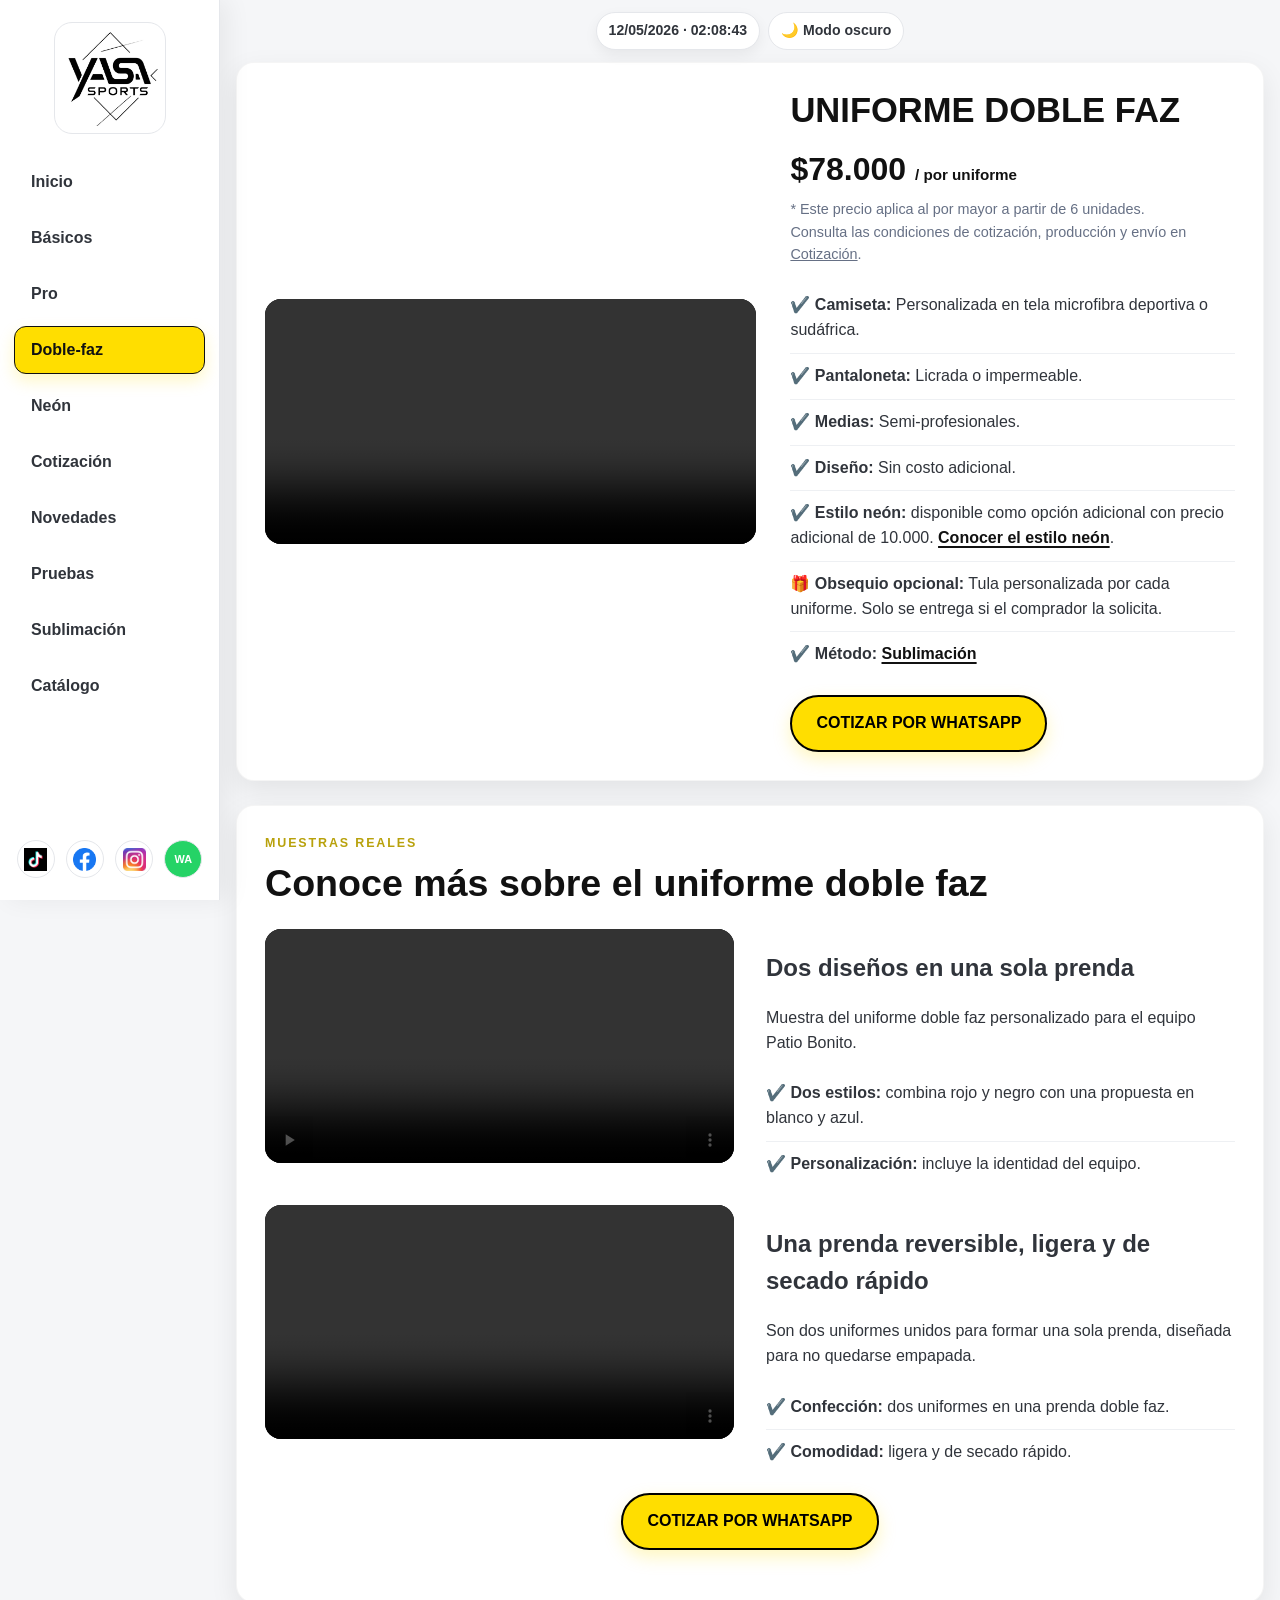
<file: doble-faz.html>
<!DOCTYPE html>
<html lang="es">
<head>
    <meta charset="UTF-8">
    <meta name="viewport" content="width=device-width, initial-scale=1.0">
    <meta name="description" content="Uniformes deportivos DOBLE FAZ de YASA SPORTS desde $78.000 por unidad, al por mayor a partir de 6 unidades.">
    <title>YASA SPORTS - DOBLE FAZ</title>
    <script src="tema.js"></script>
    <link rel="stylesheet" href="estilos.css">
</head>
<body>
<aside class="sidebar">
    <a class="sidebar-brand" href="index.html" aria-label="Ir al inicio de YASA SPORTS">
        <img src="logo-yasa.jpeg" alt="YASA SPORTS">
    </a>
    <nav class="sidebar-nav" aria-label="Menú principal">
        <a href="index.html">Inicio</a>
        <a href="basicos.html">Básicos</a>
        <a href="pro.html">Pro</a>
        <a class="active" href="doble-faz.html" aria-current="page">Doble-faz</a>
        <a href="neon.html">Neón</a>
        <a href="cotizacion.html">Cotización</a>
        <a href="novedades.html">Novedades</a>
        <a href="pruebas.html">Pruebas</a>
        <a href="sublimacion.html">Sublimación</a>
        <a href="catalogo.html">Catálogo</a>
    </nav>
    <div class="sidebar-social" aria-label="Redes sociales">
        <a href="https://www.tiktok.com/@yasa.sports" target="_blank" rel="noopener noreferrer" aria-label="TikTok"><img src="tiktok.jpeg" alt="TikTok"></a>
        <a href="https://web.facebook.com/amfuniformes?locale=es_LA" target="_blank" rel="noopener noreferrer" aria-label="Facebook"><img src="facebook.jpeg" alt="Facebook"></a>
        <a href="https://www.instagram.com/sportsyasa/" target="_blank" rel="noopener noreferrer" aria-label="Instagram"><img src="instagram.jpeg" alt="Instagram"></a>
        <a class="sidebar-whatsapp" href="https://wa.me/573238382435" target="_blank" rel="noopener noreferrer" aria-label="WhatsApp">WA</a>
    </div>
</aside>

<div class="site-content product-page">
<div class="page-tools">
    <div class="local-clock" aria-live="polite">
        <span id="hora-local">Cargando hora...</span>
    </div>
    <button class="theme-toggle" id="theme-toggle" type="button" aria-pressed="false">🌙 Modo oscuro</button>
</div>


<main class="page">

    <section class="card product-layout">

        <div class="media-panel">
            <video class="product-video"
                   src="video-de-doble-faz-con-obsequio.mp4"
                   controls
                   playsinline
                   preload="metadata"
                   aria-label="Video del uniforme DOBLE FAZ y sus opciones">
                Tu navegador no soporta la reproducción de video.
            </video>
        </div>

        <div class="product-info">
            <h1>UNIFORME DOBLE FAZ</h1>

            <div class="price">$78.000 <small>/ por uniforme</small></div>

            <div class="note">
                * Este precio aplica al por mayor a partir de 6 unidades.
                <br>Consulta las condiciones de cotización, producción y envío en <a href="cotizacion.html">Cotización</a>.
            </div>

            <ul class="feature-list">
                <li>✔️ <strong>Camiseta:</strong> Personalizada en tela microfibra deportiva o sudáfrica.</li>
                <li>✔️ <strong>Pantaloneta:</strong> Licrada o impermeable.</li>
                <li>✔️ <strong>Medias:</strong> Semi-profesionales.</li>
                <li>✔️ <strong>Diseño:</strong> Sin costo adicional.</li>
                <li>✔️ <strong>Estilo neón:</strong> disponible como opción adicional con precio adicional de 10.000. <a href="neon.html">Conocer el estilo neón</a>.</li>
                <li>🎁 <strong>Obsequio opcional:</strong> Tula personalizada por cada uniforme. Solo se entrega si el comprador la solicita.</li>
                <li>✔️ <strong>Método:</strong> <a href="sublimacion.html">Sublimación</a></li>
            </ul>

            <a href="https://wa.me/573238382435/?text=Hola%20YASA%20Sports%2C%20quiero%20cotizar%20el%20uniforme%20Doble%20faz."
               target="_blank" rel="noopener noreferrer" class="btn-whatsapp">
                COTIZAR POR WHATSAPP
            </a>
            <a href="https://wa.me/573238382435/?text=Hola%20YASA%20Sports%2C%20quiero%20cotizar%20el%20uniforme%20Doble%20faz."
               target="_blank" rel="noopener noreferrer" class="btn-whatsapp product-whatsapp-fixed"
               aria-label="Cotizar el uniforme Doble-faz por WhatsApp">
                COTIZAR POR WHATSAPP
            </a>
        </div>

    </section>

    <section class="card gallery-section">
        <div class="home-section-heading">
            <div>
                <span class="home-eyebrow">MUESTRAS REALES</span>
                <h2 class="section-title">Conoce más sobre el uniforme doble faz</h2>
            </div>
        </div>
        <div class="tests-row">
            <div>
                <video src="Prueba-df.mp4"
                       class="tests-video"
                       controls
                       playsinline
                       preload="metadata"
                       aria-label="Muestra del uniforme doble faz de Patio Bonito">
                    Tu navegador no soporta la reproducción de video.
                </video>
            </div>
            <div class="tests-info">
                <h2>Dos diseños en una sola prenda</h2>
                <p>
                    Muestra del uniforme doble faz personalizado para el equipo Patio Bonito.
                </p>
                <ul class="feature-list">
                    <li>✔️ <strong>Dos estilos:</strong> combina rojo y negro con una propuesta en blanco y azul.</li>
                    <li>✔️ <strong>Personalización:</strong> incluye la identidad del equipo.</li>
                </ul>
            </div>
        </div>
        <div class="tests-row">
            <div>
                <video src="Pregunta-df.mp4"
                       class="tests-video"
                       controls
                       playsinline
                       preload="metadata"
                       aria-label="Explicación sobre la confección y comodidad del uniforme doble faz">
                    Tu navegador no soporta la reproducción de video.
                </video>
            </div>
            <div class="tests-info">
                <h2>Una prenda reversible, ligera y de secado rápido</h2>
                <p>
                    Son dos uniformes unidos para formar una sola prenda, diseñada para no quedarse empapada.
                </p>
                <ul class="feature-list">
                    <li>✔️ <strong>Confección:</strong> dos uniformes en una prenda doble faz.</li>
                    <li>✔️ <strong>Comodidad:</strong> ligera y de secado rápido.</li>
                </ul>
            </div>
        </div>
        <div class="bottom-actions">
            <a href="https://wa.me/573238382435/?text=Hola%20YASA%20Sports%2C%20quiero%20cotizar%20el%20uniforme%20Doble%20faz."
               target="_blank" rel="noopener noreferrer" class="btn-whatsapp">
                COTIZAR POR WHATSAPP
            </a>
        </div>
    </section>

</main>


<script>
function actualizarHoraLocal() {
    const reloj = document.getElementById("hora-local");
    if (!reloj) return;

    const ahora = new Date();

    const hora = ahora.toLocaleTimeString([], {
        hour: "2-digit",
        minute: "2-digit",
        second: "2-digit",
        hour12: false
    });

    const fecha = ahora.toLocaleDateString([], {
        day: "2-digit",
        month: "2-digit",
        year: "numeric"
    });

    reloj.textContent = `${fecha} · ${hora}`;
}

actualizarHoraLocal();
setInterval(actualizarHoraLocal, 1000);
</script>
 </div>
</body>
</html>
</file>
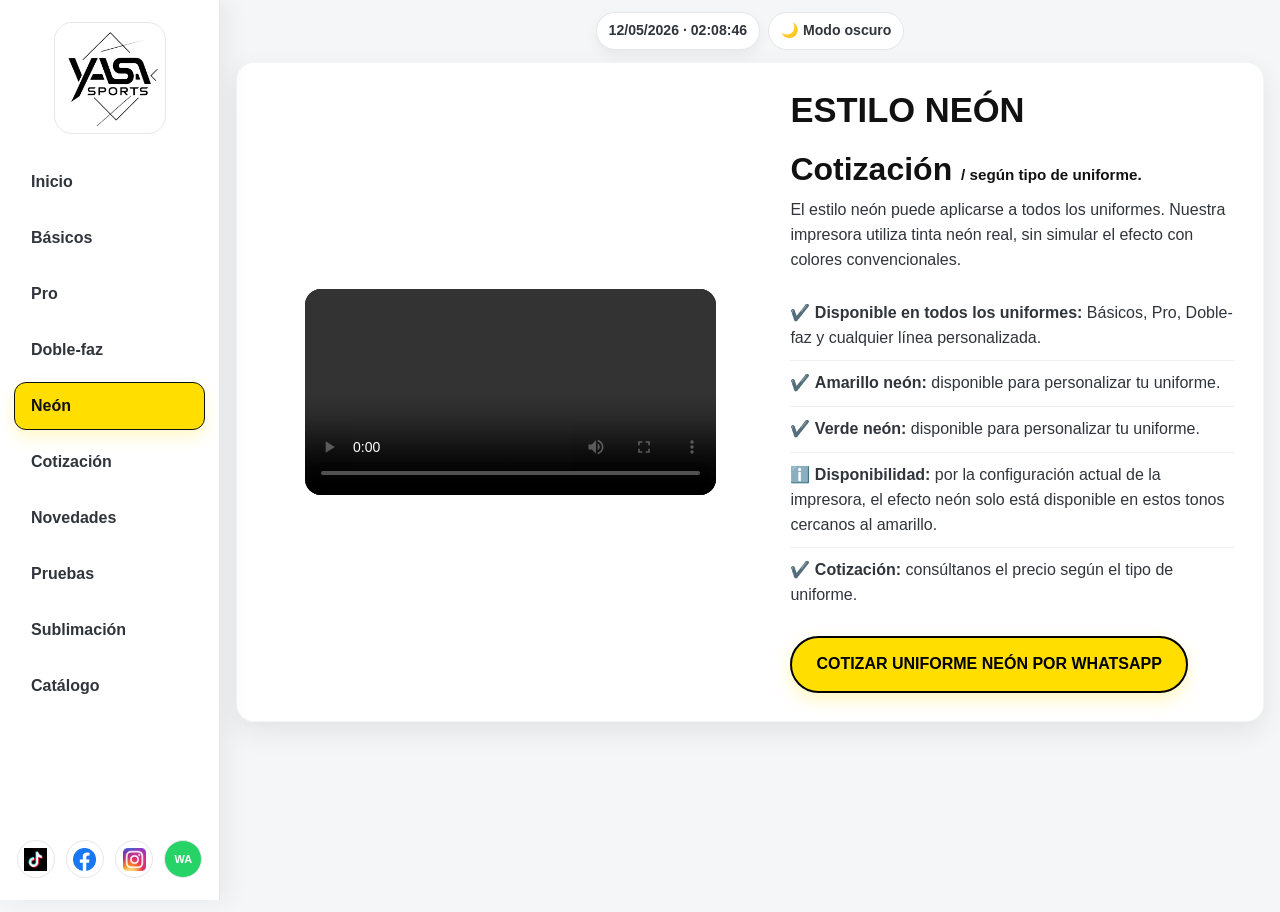
<file: neon.html>
<!DOCTYPE html>
<html lang="es">
<head>
    <meta charset="UTF-8">
    <meta name="viewport" content="width=device-width, initial-scale=1.0">
    <meta name="description" content="Agrega el estilo neón real a uniformes Básicos, Pro o Doble-faz de YASA SPORTS.">
    <title>YASA SPORTS - ESTILO NEÓN</title>
    <script src="tema.js"></script>
    <link rel="stylesheet" href="estilos.css">
</head>
<body>
<aside class="sidebar">
    <a class="sidebar-brand" href="index.html" aria-label="Ir al inicio de YASA SPORTS">
        <img src="logo-yasa.jpeg" alt="YASA SPORTS">
    </a>
    <nav class="sidebar-nav" aria-label="Menú principal">
        <a href="index.html">Inicio</a>
        <a href="basicos.html">Básicos</a>
        <a href="pro.html">Pro</a>
        <a href="doble-faz.html">Doble-faz</a>
        <a class="active" href="neon.html" aria-current="page">Neón</a>
        <a href="cotizacion.html">Cotización</a>
        <a href="novedades.html">Novedades</a>
        <a href="pruebas.html">Pruebas</a>
        <a href="sublimacion.html">Sublimación</a>
        <a href="catalogo.html">Catálogo</a>
    </nav>
    <div class="sidebar-social" aria-label="Redes sociales">
        <a href="https://www.tiktok.com/@yasa.sports" target="_blank" rel="noopener noreferrer" aria-label="TikTok"><img src="tiktok.jpeg" alt="TikTok"></a>
        <a href="https://web.facebook.com/amfuniformes?locale=es_LA" target="_blank" rel="noopener noreferrer" aria-label="Facebook"><img src="facebook.jpeg" alt="Facebook"></a>
        <a href="https://www.instagram.com/sportsyasa/" target="_blank" rel="noopener noreferrer" aria-label="Instagram"><img src="instagram.jpeg" alt="Instagram"></a>
        <a class="sidebar-whatsapp" href="https://wa.me/573238382435" target="_blank" rel="noopener noreferrer" aria-label="WhatsApp">WA</a>
    </div>
</aside>

<div class="site-content">
<div class="page-tools">
    <div class="local-clock" aria-live="polite">
        <span id="hora-local">Cargando hora...</span>
    </div>
    <button class="theme-toggle" id="theme-toggle" type="button" aria-pressed="false">🌙 Modo oscuro</button>
</div>

<main class="page">

    <section class="card product-layout">
        <div class="media-panel">
            <figure>
                <video class="product-video"
                       src="neon.mp4"
                       controls
                       playsinline
                       preload="metadata"
                       aria-label="Video de un uniforme YASA SPORTS con impresión neón real">
                    Tu navegador no soporta la reproducción de video.
                </video>
               
            </figure>

           
        </div>

        <div class="product-info">
            <h1>ESTILO NEÓN</h1>
            <div class="price">Cotización <small>/ según  tipo de uniforme.</small></div>
            <p class="description">
                El estilo neón puede aplicarse a todos los uniformes.
                Nuestra impresora utiliza tinta neón real, sin simular el efecto con colores convencionales.
            </p>

            <ul class="feature-list">
                <li>✔️ <strong>Disponible en todos los uniformes:</strong> Básicos, Pro, Doble-faz y cualquier línea personalizada.</li>
                <li>✔️ <strong>Amarillo neón:</strong> disponible para personalizar tu uniforme.</li>
                <li>✔️ <strong>Verde neón:</strong> disponible para personalizar tu uniforme.</li>
                <li>ℹ️ <strong>Disponibilidad:</strong> por la configuración actual de la impresora, el efecto neón solo está disponible en estos tonos cercanos al amarillo.</li>
                <li>✔️ <strong>Cotización:</strong> consúltanos el precio según  el tipo de uniforme.</li>
            </ul>

            <a href="https://wa.me/573238382435/?text=Hola%20YASA%20Sports%2C%20quiero%20cotizar%20uniformes%20deportivos%20con%20impresión%20neón%20real.%20Me%20interesa%20amarillo%20neón%20o%20verde%20neón%3B%20por%20favor%20indíquenme%20precio%20y%20disponibilidad."
               target="_blank" rel="noopener noreferrer" class="btn-whatsapp">
                COTIZAR UNIFORME NEÓN POR WHATSAPP
            </a>
        </div>
    </section>

</main>

<script>
function actualizarHoraLocal() {
    const reloj = document.getElementById("hora-local");
    if (!reloj) return;

    const ahora = new Date();
    const hora = ahora.toLocaleTimeString([], {
        hour: "2-digit",
        minute: "2-digit",
        second: "2-digit",
        hour12: false
    });
    const fecha = ahora.toLocaleDateString([], {
        day: "2-digit",
        month: "2-digit",
        year: "numeric"
    });

    reloj.textContent = `${fecha} · ${hora}`;
}

actualizarHoraLocal();
setInterval(actualizarHoraLocal, 1000);
</script>
 </div>
</body>
</html>
</file>
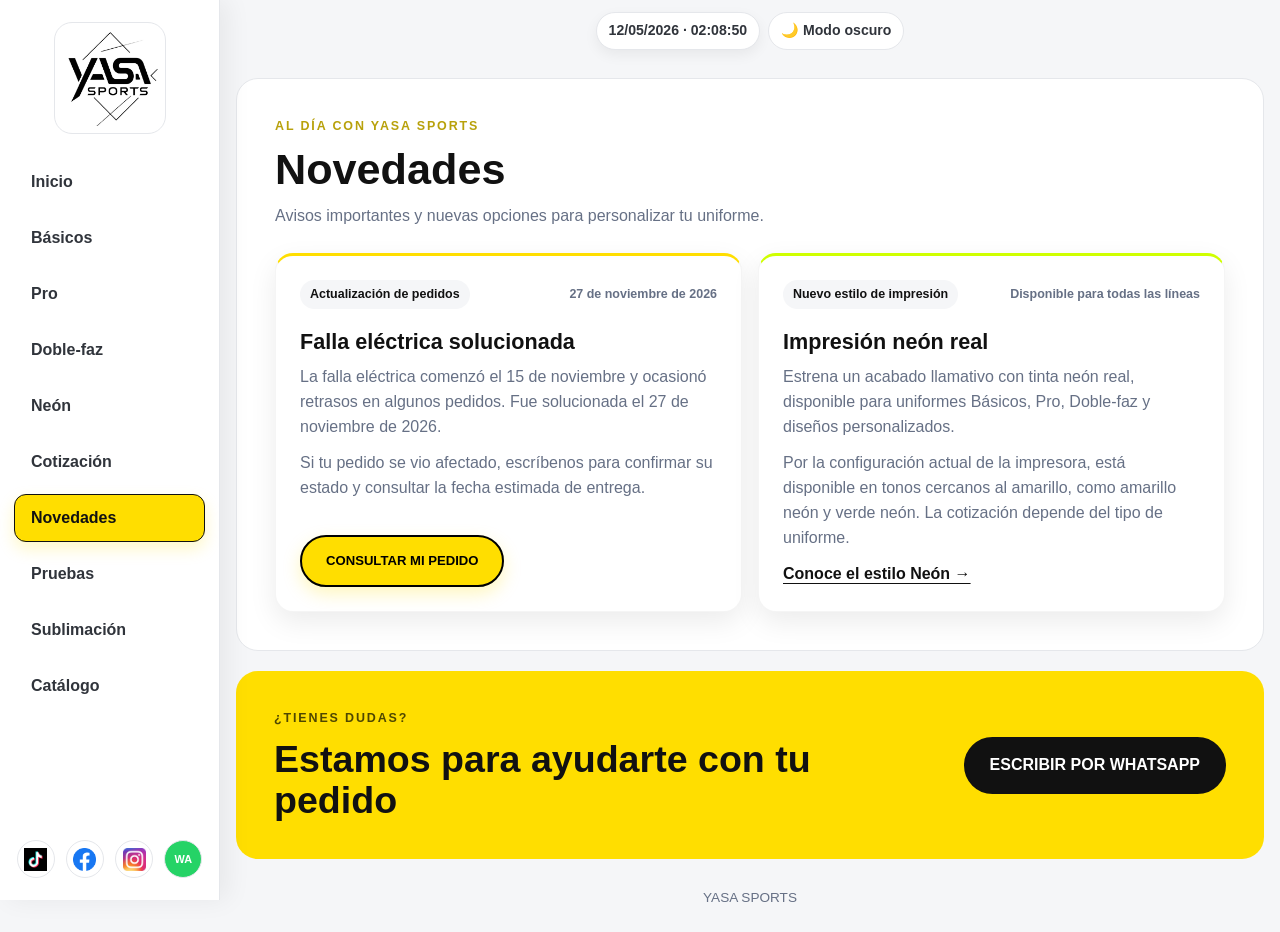
<file: novedades.html>
<!DOCTYPE html>
<html lang="es">
<head>
    <meta charset="UTF-8">
    <meta name="viewport" content="width=device-width, initial-scale=1.0">
    <meta name="description" content="Novedades de YASA SPORTS: información sobre pedidos y nuestro nuevo estilo de impresión neón.">
    <title>YASA SPORTS - NOVEDADES</title>
    <script src="tema.js"></script>
    <link rel="stylesheet" href="estilos.css">
</head>
<body>
<aside class="sidebar">
    <a class="sidebar-brand" href="index.html" aria-label="Ir al inicio de YASA SPORTS">
        <img src="logo-yasa.jpeg" alt="YASA SPORTS">
    </a>
    <nav class="sidebar-nav" aria-label="Menú principal">
        <a href="index.html">Inicio</a>
        <a href="basicos.html">Básicos</a>
        <a href="pro.html">Pro</a>
        <a href="doble-faz.html">Doble-faz</a>
        <a href="neon.html">Neón</a>
        <a href="cotizacion.html">Cotización</a>
        <a class="active" href="novedades.html" aria-current="page">Novedades</a>
        <a href="pruebas.html">Pruebas</a>
        <a href="sublimacion.html">Sublimación</a>
        <a href="catalogo.html">Catálogo</a>
    </nav>
    <div class="sidebar-social" aria-label="Redes sociales">
        <a href="https://www.tiktok.com/@yasa.sports" target="_blank" rel="noopener noreferrer" aria-label="TikTok"><img src="tiktok.jpeg" alt="TikTok"></a>
        <a href="https://web.facebook.com/amfuniformes?locale=es_LA" target="_blank" rel="noopener noreferrer" aria-label="Facebook"><img src="facebook.jpeg" alt="Facebook"></a>
        <a href="https://www.instagram.com/sportsyasa/" target="_blank" rel="noopener noreferrer" aria-label="Instagram"><img src="instagram.jpeg" alt="Instagram"></a>
        <a class="sidebar-whatsapp" href="https://wa.me/573238382435" target="_blank" rel="noopener noreferrer" aria-label="WhatsApp">WA</a>
    </div>
</aside>

<div class="site-content">
<div class="page-tools">
    <div class="local-clock" aria-live="polite">
        <span id="hora-local">Cargando hora...</span>
    </div>
    <button class="theme-toggle" id="theme-toggle" type="button" aria-pressed="false">🌙 Modo oscuro</button>
</div>

<main class="page">
    <section class="home-services news-section" aria-labelledby="novedades-titulo">
        <div class="home-section-heading">
            <div>
                <span class="home-eyebrow">AL DÍA CON YASA SPORTS</span>
                <h1 id="novedades-titulo">Novedades</h1>
                <p class="news-intro">Avisos importantes y nuevas opciones para personalizar tu uniforme.</p>
            </div>
        </div>

        <div class="news-grid">
            <article class="card news-card">
                <div class="news-card-meta">
                    <span class="news-label">Actualización de pedidos</span>
                    <time datetime="2026-11-27">27 de noviembre de 2026</time>
                </div>
                <h2>Falla eléctrica solucionada</h2>
                <p>La falla eléctrica comenzó el 15 de noviembre y ocasionó retrasos en algunos pedidos. Fue solucionada el 27 de noviembre de 2026.</p>
                <p>Si tu pedido se vio afectado, escríbenos para confirmar su estado y consultar la fecha estimada de entrega.</p>
                <a class="btn-whatsapp" href="https://wa.me/573238382435/?text=Hola%20YASA%20Sports%2C%20quiero%20consultar%20el%20estado%20de%20mi%20pedido%20afectado%20por%20la%20falla%20el%C3%A9ctrica."
                   target="_blank" rel="noopener noreferrer">
                    CONSULTAR MI PEDIDO
                </a>
            </article>

            <article class="card news-card news-card-neon">
                <div class="news-card-meta">
                    <span class="news-label">Nuevo estilo de impresión</span>
                    <span>Disponible para todas las líneas</span>
                </div>
                <h2>Impresión neón real</h2>
                <p>Estrena un acabado llamativo con tinta neón real, disponible para uniformes Básicos, Pro, Doble-faz y diseños personalizados.</p>
                <p>Por la configuración actual de la impresora, está disponible en tonos cercanos al amarillo, como amarillo neón y verde neón. La cotización depende del tipo de uniforme.</p>
                <a class="news-card-link" href="neon.html">Conoce el estilo Neón →</a>
            </article>
        </div>
    </section>

    <section class="home-contact">
        <div>
            <span class="home-eyebrow">¿TIENES DUDAS?</span>
            <h2>Estamos para ayudarte con tu pedido</h2>
        </div>
        <a class="btn-whatsapp" href="https://wa.me/573238382435/?text=Hola%20YASA%20Sports%2C%20quiero%20hacer%20una%20consulta."
           target="_blank" rel="noopener noreferrer">
            ESCRIBIR POR WHATSAPP
        </a>
    </section>

    <footer class="site-footer">YASA SPORTS</footer>
</main>

<script>
function actualizarHoraLocal() {
    const reloj = document.getElementById("hora-local");
    if (!reloj) return;

    const ahora = new Date();
    const hora = ahora.toLocaleTimeString([], {
        hour: "2-digit",
        minute: "2-digit",
        second: "2-digit",
        hour12: false
    });
    const fecha = ahora.toLocaleDateString([], {
        day: "2-digit",
        month: "2-digit",
        year: "numeric"
    });

    reloj.textContent = `${fecha} · ${hora}`;
}

actualizarHoraLocal();
setInterval(actualizarHoraLocal, 1000);
</script>
</div>
</body>
</html>
</file>
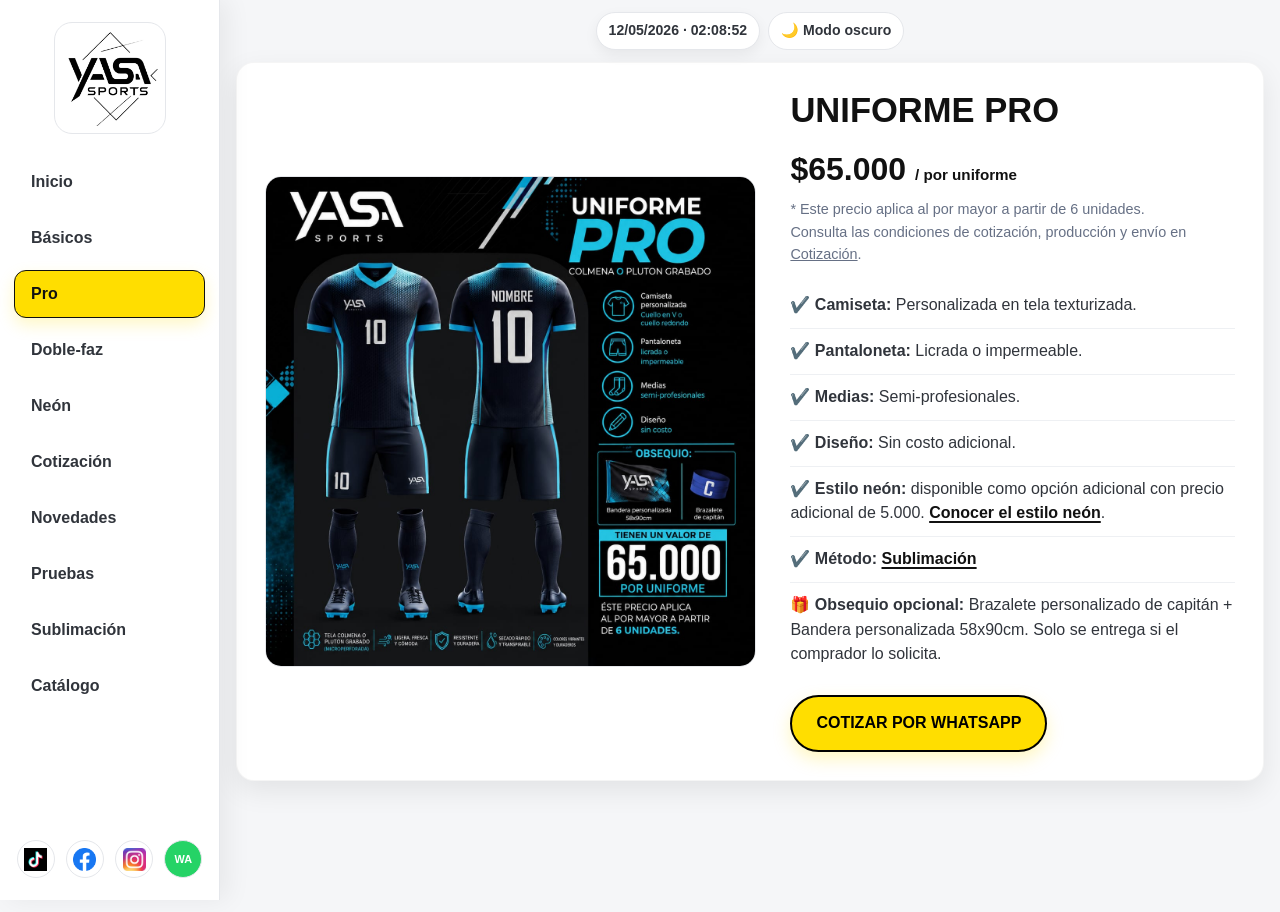
<file: pro.html>
<!DOCTYPE html>
<html lang="es">
<head>
    <meta charset="UTF-8">
    <meta name="viewport" content="width=device-width, initial-scale=1.0">
    <meta name="description" content="Uniformes deportivos PRO de YASA SPORTS desde $65.000 por unidad, al por mayor a partir de 6 unidades.">
    <title>YASA SPORTS - PRO</title>
    <script src="tema.js"></script>
    <link rel="stylesheet" href="estilos.css">
</head>
<body>
<aside class="sidebar">
    <a class="sidebar-brand" href="index.html" aria-label="Ir al inicio de YASA SPORTS">
        <img src="logo-yasa.jpeg" alt="YASA SPORTS">
    </a>
    <nav class="sidebar-nav" aria-label="Menú principal">
        <a href="index.html">Inicio</a>
        <a href="basicos.html">Básicos</a>
        <a class="active" href="pro.html" aria-current="page">Pro</a>
        <a href="doble-faz.html">Doble-faz</a>
        <a href="neon.html">Neón</a>
        <a href="cotizacion.html">Cotización</a>
        <a href="novedades.html">Novedades</a>
        <a href="pruebas.html">Pruebas</a>
        <a href="sublimacion.html">Sublimación</a>
        <a href="catalogo.html">Catálogo</a>
    </nav>
    <div class="sidebar-social" aria-label="Redes sociales">
        <a href="https://www.tiktok.com/@yasa.sports" target="_blank" rel="noopener noreferrer" aria-label="TikTok"><img src="tiktok.jpeg" alt="TikTok"></a>
        <a href="https://web.facebook.com/amfuniformes?locale=es_LA" target="_blank" rel="noopener noreferrer" aria-label="Facebook"><img src="facebook.jpeg" alt="Facebook"></a>
        <a href="https://www.instagram.com/sportsyasa/" target="_blank" rel="noopener noreferrer" aria-label="Instagram"><img src="instagram.jpeg" alt="Instagram"></a>
        <a class="sidebar-whatsapp" href="https://wa.me/573238382435" target="_blank" rel="noopener noreferrer" aria-label="WhatsApp">WA</a>
    </div>
</aside>

<div class="site-content product-page">
<div class="page-tools">
    <div class="local-clock" aria-live="polite">
        <span id="hora-local">Cargando hora...</span>
    </div>
    <button class="theme-toggle" id="theme-toggle" type="button" aria-pressed="false">🌙 Modo oscuro</button>
</div>


<main class="page">

    <section class="card product-layout">

        <div class="media-panel">
            <img src="pro.jpeg"
                 alt="Uniforme deportivo PRO personalizado de YASA SPORTS"
                 class="product-photo"
                 width="560"
                 height="620"
                 decoding="async"
                 fetchpriority="high">
        </div>

        <div class="product-info">
            <h1>UNIFORME PRO</h1>

            <div class="price">$65.000 <small>/ por uniforme</small></div>

            <div class="note">
                * Este precio aplica al por mayor a partir de 6 unidades.
                <br>Consulta las condiciones de cotización, producción y envío en <a href="cotizacion.html">Cotización</a>.
            </div>

            <ul class="feature-list">
                <li>✔️ <strong>Camiseta:</strong> Personalizada en tela texturizada.</li>
                <li>✔️ <strong>Pantaloneta:</strong> Licrada o impermeable.</li>
                <li>✔️ <strong>Medias:</strong> Semi-profesionales.</li>
                <li>✔️ <strong>Diseño:</strong> Sin costo adicional.</li>
                <li>✔️ <strong>Estilo neón:</strong> disponible como opción adicional con precio adicional de 5.000. <a href="neon.html">Conocer el estilo neón</a>.</li>
                <li>✔️ <strong>Método:</strong> <a href="sublimacion.html">Sublimación</a></li>
                <li>🎁 <strong>Obsequio opcional:</strong> Brazalete personalizado de capitán + Bandera personalizada 58x90cm. Solo se entrega si el comprador lo solicita.</li>
            </ul>

            <a href="https://wa.me/573238382435/?text=Hola%20YASA%20Sports%2C%20quiero%20cotizar%20el%20uniforme%20Pro."
               target="_blank" rel="noopener noreferrer" class="btn-whatsapp">
                COTIZAR POR WHATSAPP
            </a>
            <a href="https://wa.me/573238382435/?text=Hola%20YASA%20Sports%2C%20quiero%20cotizar%20el%20uniforme%20Pro."
               target="_blank" rel="noopener noreferrer" class="btn-whatsapp product-whatsapp-fixed"
               aria-label="Cotizar el uniforme Pro por WhatsApp">
                COTIZAR POR WHATSAPP
            </a>
        </div>

    </section>

</main>


<script>
function actualizarHoraLocal() {
    const reloj = document.getElementById("hora-local");
    if (!reloj) return;

    const ahora = new Date();

    const hora = ahora.toLocaleTimeString([], {
        hour: "2-digit",
        minute: "2-digit",
        second: "2-digit",
        hour12: false
    });

    const fecha = ahora.toLocaleDateString([], {
        day: "2-digit",
        month: "2-digit",
        year: "numeric"
    });

    reloj.textContent = `${fecha} · ${hora}`;
}

actualizarHoraLocal();
setInterval(actualizarHoraLocal, 1000);
</script>
 </div>
</body>
</html>
</file>
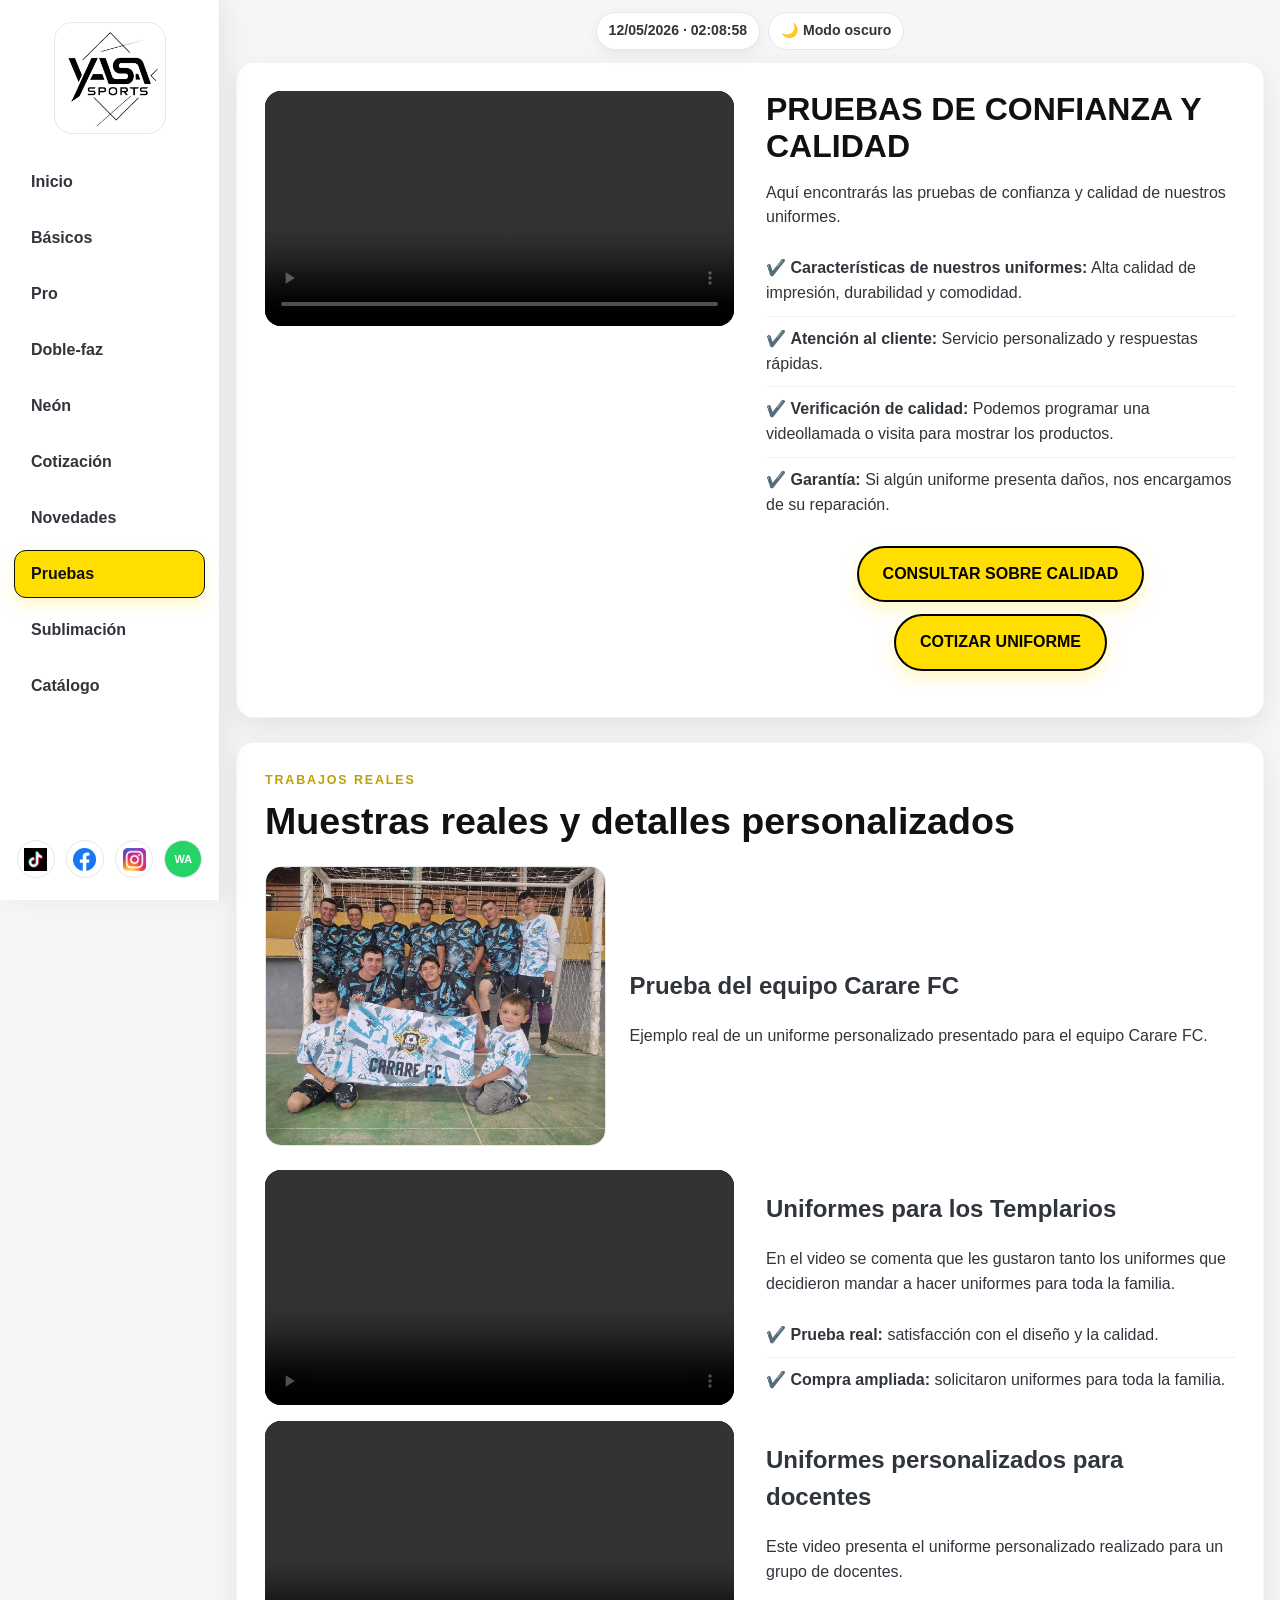
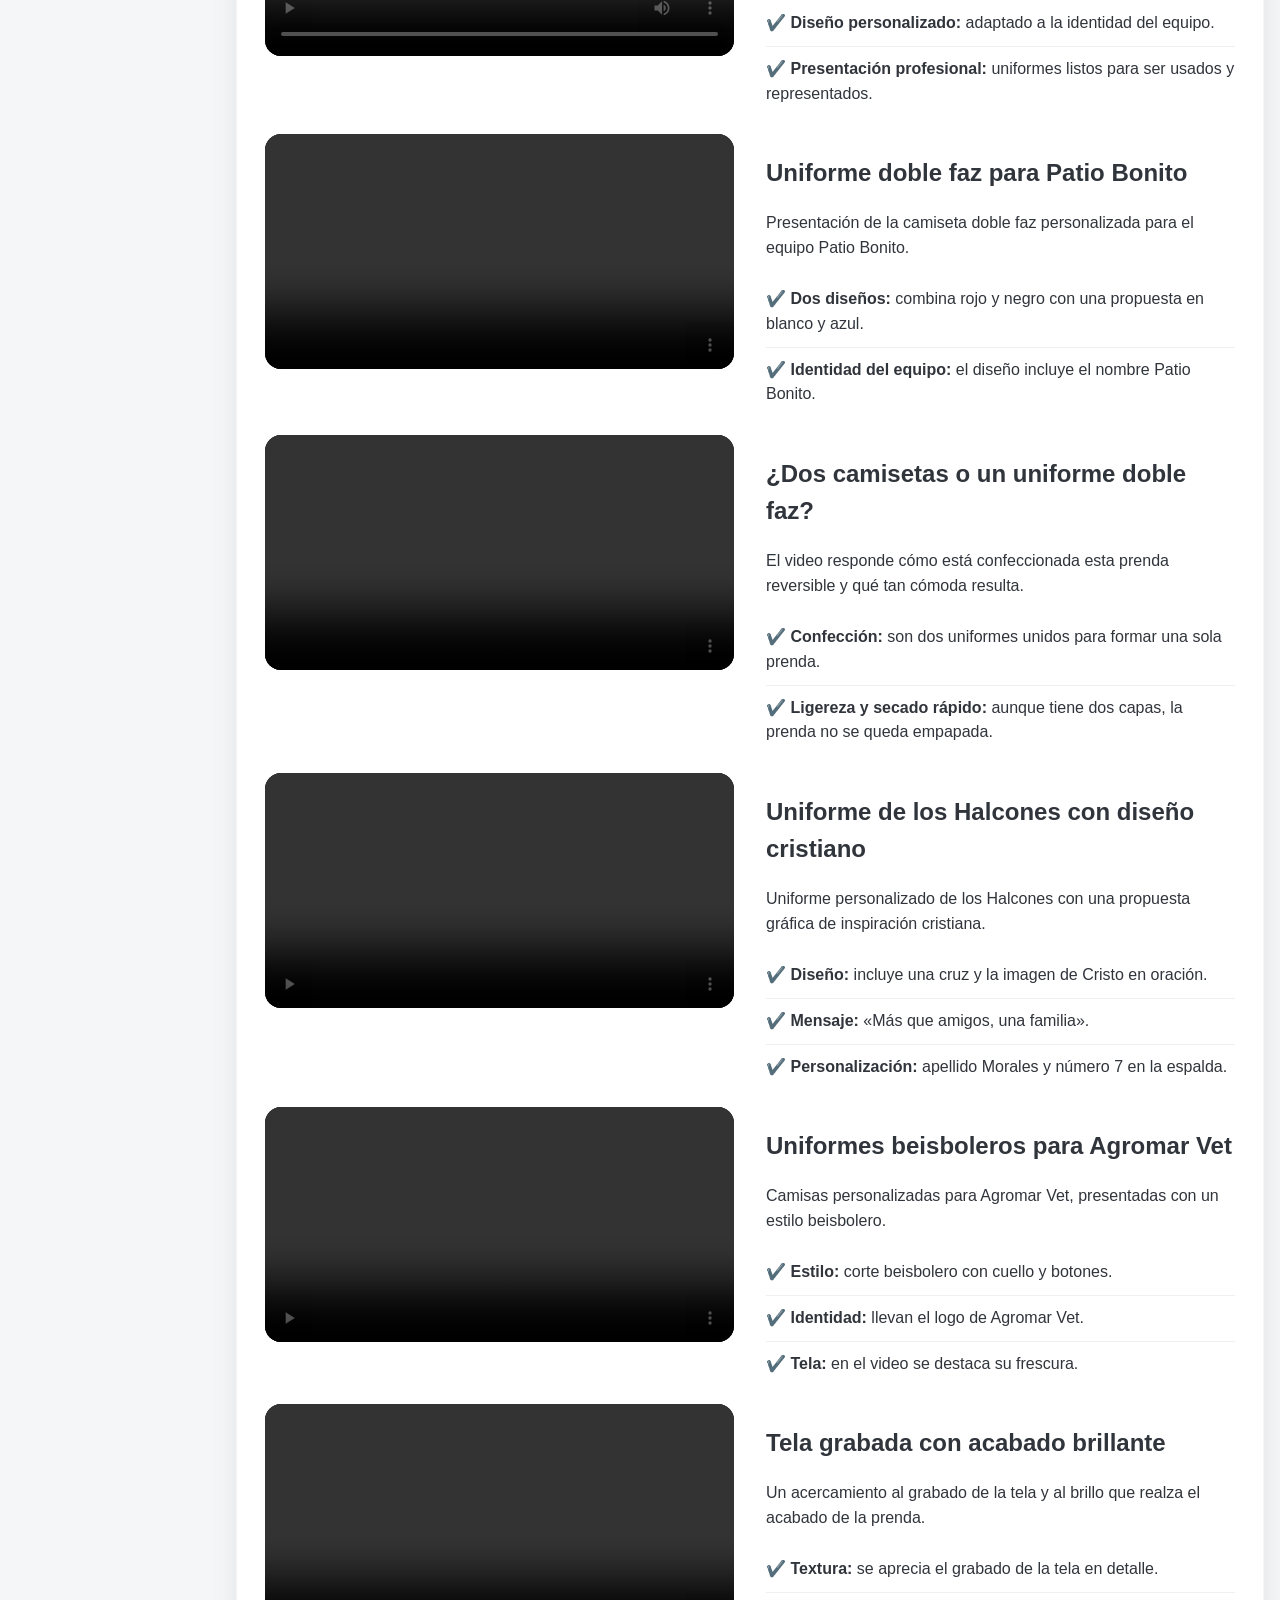
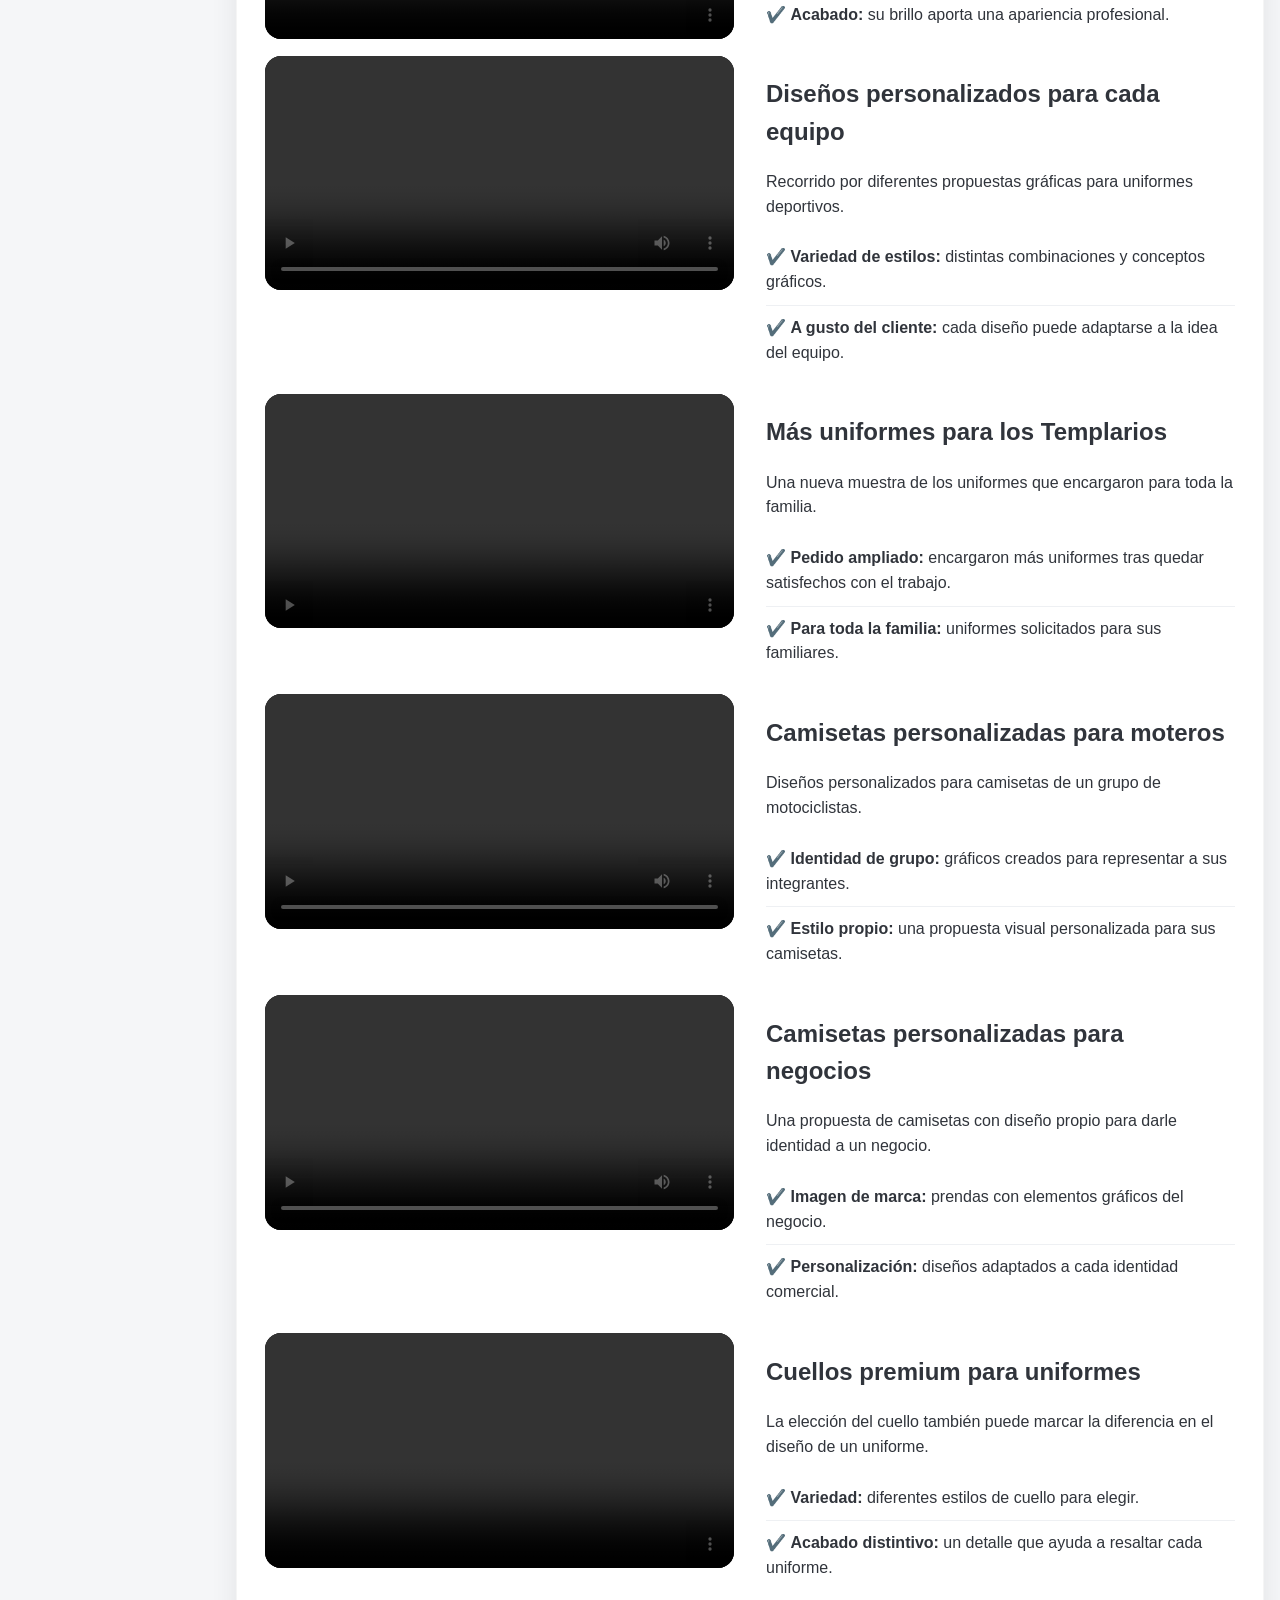
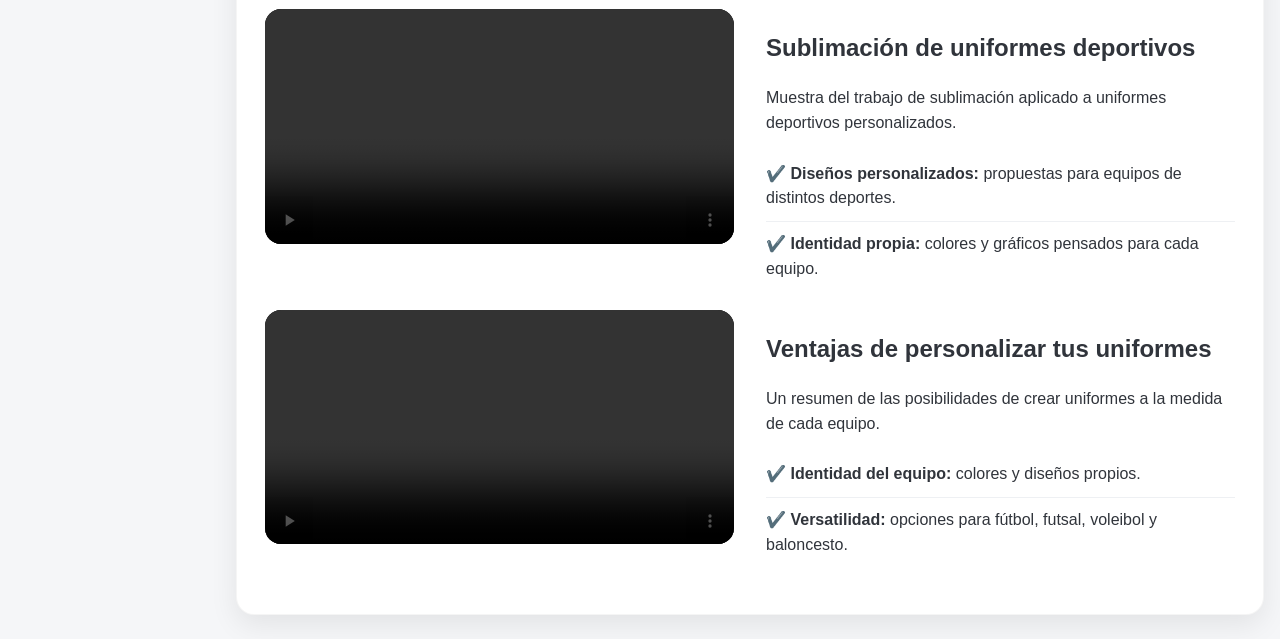
<file: pruebas.html>
<!DOCTYPE html>
<html lang="es">
<head>
    <meta charset="UTF-8">
    <meta name="viewport" content="width=device-width, initial-scale=1.0">
    <title>YASA SPORTS - PRUEBAS</title>
    <script src="tema.js"></script>
    <link rel="stylesheet" href="estilos.css">
</head>
<body>
<aside class="sidebar">
    <a class="sidebar-brand" href="index.html" aria-label="Ir al inicio de YASA SPORTS">
        <img src="logo-yasa.jpeg" alt="YASA SPORTS">
    </a>
    <nav class="sidebar-nav" aria-label="Menú principal">
        <a href="index.html">Inicio</a>
        <a href="basicos.html">Básicos</a>
        <a href="pro.html">Pro</a>
        <a href="doble-faz.html">Doble-faz</a>
        <a href="neon.html">Neón</a>
        <a href="cotizacion.html">Cotización</a>
        <a href="novedades.html">Novedades</a>
        <a class="active" href="pruebas.html" aria-current="page">Pruebas</a>
        <a href="sublimacion.html">Sublimación</a>
        <a href="catalogo.html">Catálogo</a>
    </nav>
    <div class="sidebar-social" aria-label="Redes sociales">
        <a href="https://www.tiktok.com/@yasa.sports" target="_blank" rel="noopener noreferrer" aria-label="TikTok"><img src="tiktok.jpeg" alt="TikTok"></a>
        <a href="https://web.facebook.com/amfuniformes?locale=es_LA" target="_blank" rel="noopener noreferrer" aria-label="Facebook"><img src="facebook.jpeg" alt="Facebook"></a>
        <a href="https://www.instagram.com/sportsyasa/" target="_blank" rel="noopener noreferrer" aria-label="Instagram"><img src="instagram.jpeg" alt="Instagram"></a>
        <a class="sidebar-whatsapp" href="https://wa.me/573238382435" target="_blank" rel="noopener noreferrer" aria-label="WhatsApp">WA</a>
    </div>
</aside>

<div class="site-content">
<div class="page-tools">
    <div class="local-clock" aria-live="polite">
        <span id="hora-local">Cargando hora...</span>
    </div>
    <button class="theme-toggle" id="theme-toggle" type="button" aria-pressed="false">🌙 Modo oscuro</button>
</div>


<main class="page">

    <section class="card tests-layout">

        <div class="tests-row">

            <div>
                <video class="tests-video"
                       src="prueba-de-templarios.mp4"
                       controls
                       playsinline
                       preload="metadata">
                    Tu navegador no soporta la reproducción de video.
                </video>
            </div>

            <div class="tests-info">
                <h1>PRUEBAS DE CONFIANZA Y CALIDAD</h1>

                <p>
                    Aquí encontrarás las pruebas de confianza y calidad de nuestros uniformes.
                </p>

                <ul class="feature-list">
                    <li>✔️ <strong>Características de nuestros uniformes:</strong> Alta calidad de impresión, durabilidad y comodidad.</li>
                    <li>✔️ <strong>Atención al cliente:</strong> Servicio personalizado y respuestas rápidas.</li>
                    <li>✔️ <strong>Verificación de calidad:</strong> Podemos programar una videollamada o visita para mostrar los productos.</li>
                    <li>✔️ <strong>Garantía:</strong> Si algún uniforme presenta daños, nos encargamos de su reparación.</li>
                </ul>

                <div class="action-row">
                    <a href="https://wa.me/573238382435/?text=Hola%20YASA%20Sports%2C%20quiero%20más%20información%20sobre%20la%20calidad%20de%20los%20uniformes"
                       target="_blank" rel="noopener noreferrer" class="btn-whatsapp">
                        CONSULTAR SOBRE CALIDAD
                    </a>
                    <a href="https://wa.me/573238382435/?text=Hola%20YASA%20Sports%2C%20quiero%20cotizar%20y%20comprar%20un%20uniforme%20deportivo%20personalizado"
                       target="_blank" rel="noopener noreferrer" class="btn-whatsapp">
                        COTIZAR UNIFORME
                    </a>
                </div>
            </div>

        </div>

    </section>

    <section class="card gallery-section">
        <div class="home-section-heading">
            <div>
                <span class="home-eyebrow">TRABAJOS REALES</span>
                <h2 class="section-title">Muestras reales y detalles personalizados</h2>
            </div>
        </div>
        <div class="proof-image">
            <img src="carare-fc.jpeg"
                 alt="Uniforme personalizado de prueba entregado al equipo Carare FC"
                 loading="lazy"
                 decoding="async">
            <div class="tests-info">
                <h2>Prueba del equipo Carare FC</h2>
                <p>Ejemplo real de un uniforme personalizado presentado para el equipo Carare FC.</p>
            </div>
        </div>
        <div class="tests-row">
            <div>
                <video src="prueba-de-templarios.mp4"
                       class="tests-video"
                       controls
                       playsinline
                       preload="metadata"
                       aria-label="Prueba de uniformes de los Templarios">
                    Tu navegador no soporta la reproducción de video.
                </video>
            </div>
            <div class="tests-info">
                <h2>Uniformes para los Templarios</h2>
                <p>
                    En el video se comenta que les gustaron tanto los uniformes
                    que decidieron mandar a hacer uniformes para toda la familia.
                </p>
                <ul class="feature-list">
                    <li>✔️ <strong>Prueba real:</strong> satisfacción con el diseño y la calidad.</li>
                    <li>✔️ <strong>Compra ampliada:</strong> solicitaron uniformes para toda la familia.</li>
                </ul>
            </div>
        </div>
        <div class="tests-row">
            <div>
                <video src="Docentes.mp4"
                       class="tests-video"
                       controls
                       playsinline
                       preload="metadata"
                       aria-label="Video de uniformes personalizados para docentes">
                    Tu navegador no soporta la reproducción de video.
                </video>
            </div>
            <div class="tests-info">
                <h2>Uniformes personalizados para docentes</h2>
                <p>
                    Este video presenta el uniforme personalizado realizado
                    para un grupo de docentes.
                </p>
                <ul class="feature-list">
                    <li>✔️ <strong>Diseño personalizado:</strong> adaptado a la identidad del equipo.</li>
                    <li>✔️ <strong>Presentación profesional:</strong> uniformes listos para ser usados y representados.</li>
                </ul>
            </div>
            
        </div>
        <div class="tests-row">
            <div>
                <video src="Prueba-df.mp4"
                       class="tests-video"
                       controls
                       playsinline
                       preload="metadata"
                       aria-label="Muestra de uniforme doble faz">
                    Tu navegador no soporta la reproducción de video.
                </video>
            </div>
            <div class="tests-info">
                <h2>Uniforme doble faz para Patio Bonito</h2>
                <p>
                    Presentación de la camiseta doble faz personalizada para el equipo Patio Bonito.
                </p>
                <ul class="feature-list">
                    <li>✔️ <strong>Dos diseños:</strong> combina rojo y negro con una propuesta en blanco y azul.</li>
                    <li>✔️ <strong>Identidad del equipo:</strong> el diseño incluye el nombre Patio Bonito.</li>
                </ul>
            </div>
        </div>
        <div class="tests-row">
            <div>
                <video src="Pregunta-df.mp4"
                       class="tests-video"
                       controls
                       playsinline
                       preload="metadata"
                       aria-label="Pregunta sobre los uniformes doble faz">
                    Tu navegador no soporta la reproducción de video.
                </video>
            </div>
            <div class="tests-info">
                <h2>¿Dos camisetas o un uniforme doble faz?</h2>
                <p>
                    El video responde cómo está confeccionada esta prenda reversible y qué tan cómoda resulta.
                </p>
                <ul class="feature-list">
                    <li>✔️ <strong>Confección:</strong> son dos uniformes unidos para formar una sola prenda.</li>
                    <li>✔️ <strong>Ligereza y secado rápido:</strong> aunque tiene dos capas, la prenda no se queda empapada.</li>
                </ul>
            </div>
        </div>
        <div class="tests-row">
            <div>
                <video src="Prueba-cristo.mp4"
                       class="tests-video"
                       controls
                       playsinline
                       preload="metadata"
                       aria-label="Uniforme de los Halcones con diseño cristiano">
                    Tu navegador no soporta la reproducción de video.
                </video>
            </div>
            <div class="tests-info">
                <h2>Uniforme de los Halcones con diseño cristiano</h2>
                <p>
                    Uniforme personalizado de los Halcones con una propuesta gráfica de inspiración cristiana.
                </p>
                <ul class="feature-list">
                    <li>✔️ <strong>Diseño:</strong> incluye una cruz y la imagen de Cristo en oración.</li>
                    <li>✔️ <strong>Mensaje:</strong> «Más que amigos, una familia».</li>
                    <li>✔️ <strong>Personalización:</strong> apellido Morales y número 7 en la espalda.</li>
                </ul>
            </div>
        </div>
        <div class="tests-row">
            <div>
                <video src="Prueba-Beis.mp4"
                       class="tests-video"
                       controls
                       playsinline
                       preload="metadata"
                       aria-label="Uniformes beisboleros personalizados para Agromar Vet">
                    Tu navegador no soporta la reproducción de video.
                </video>
            </div>
            <div class="tests-info">
                <h2>Uniformes beisboleros para Agromar Vet</h2>
                <p>
                    Camisas personalizadas para Agromar Vet, presentadas con un estilo beisbolero.
                </p>
                <ul class="feature-list">
                    <li>✔️ <strong>Estilo:</strong> corte beisbolero con cuello y botones.</li>
                    <li>✔️ <strong>Identidad:</strong> llevan el logo de Agromar Vet.</li>
                    <li>✔️ <strong>Tela:</strong> en el video se destaca su frescura.</li>
                </ul>
            </div>
        </div>
        <div class="tests-row">
            <div>
                <video src="Prueba-TelaG.mp4"
                       class="tests-video"
                       controls
                       playsinline
                       preload="metadata"
                       aria-label="Muestra del grabado y el brillo de una tela">
                    Tu navegador no soporta la reproducción de video.
                </video>
            </div>
            <div class="tests-info">
                <h2>Tela grabada con acabado brillante</h2>
                <p>
                    Un acercamiento al grabado de la tela y al brillo que realza el acabado de la prenda.
                </p>
                <ul class="feature-list">
                    <li>✔️ <strong>Textura:</strong> se aprecia el grabado de la tela en detalle.</li>
                    <li>✔️ <strong>Acabado:</strong> su brillo aporta una apariencia profesional.</li>
                </ul>
            </div>
        </div>
        <div class="tests-row">
            <div>
                <video src="algunosD.mp4"
                       class="tests-video"
                       controls
                       playsinline
                       preload="metadata"
                       aria-label="Muestra de diseños personalizados para uniformes deportivos">
                    Tu navegador no soporta la reproducción de video.
                </video>
            </div>
            <div class="tests-info">
                <h2>Diseños personalizados para cada equipo</h2>
                <p>
                    Recorrido por diferentes propuestas gráficas para uniformes deportivos.
                </p>
                <ul class="feature-list">
                    <li>✔️ <strong>Variedad de estilos:</strong> distintas combinaciones y conceptos gráficos.</li>
                    <li>✔️ <strong>A gusto del cliente:</strong> cada diseño puede adaptarse a la idea del equipo.</li>
                </ul>
            </div>
        </div>
        <div class="tests-row">
            <div>
                <video src="UnfTempl.mp4"
                       class="tests-video"
                       controls
                       playsinline
                       preload="metadata"
                       aria-label="Otro pedido de uniformes para los Templarios">
                    Tu navegador no soporta la reproducción de video.
                </video>
            </div>
            <div class="tests-info">
                <h2>Más uniformes para los Templarios</h2>
                <p>
                    Una nueva muestra de los uniformes que encargaron para toda la familia.
                </p>
                <ul class="feature-list">
                    <li>✔️ <strong>Pedido ampliado:</strong> encargaron más uniformes tras quedar satisfechos con el trabajo.</li>
                    <li>✔️ <strong>Para toda la familia:</strong> uniformes solicitados para sus familiares.</li>
                </ul>
            </div>
        </div>
        <div class="tests-row">
            <div>
                <video src="moteros.mp4"
                       class="tests-video"
                       controls
                       playsinline
                       preload="metadata"
                       aria-label="Camisetas personalizadas para un grupo de moteros">
                    Tu navegador no soporta la reproducción de video.
                </video>
            </div>
            <div class="tests-info">
                <h2>Camisetas personalizadas para moteros</h2>
                <p>
                    Diseños personalizados para camisetas de un grupo de motociclistas.
                </p>
                <ul class="feature-list">
                    <li>✔️ <strong>Identidad de grupo:</strong> gráficos creados para representar a sus integrantes.</li>
                    <li>✔️ <strong>Estilo propio:</strong> una propuesta visual personalizada para sus camisetas.</li>
                </ul>
            </div>
        </div>
        <div class="tests-row">
            <div>
                <video src="NegocioTall.mp4"
                       class="tests-video"
                       controls
                       playsinline
                       preload="metadata"
                       aria-label="Camisetas personalizadas para negocios">
                    Tu navegador no soporta la reproducción de video.
                </video>
            </div>
            <div class="tests-info">
                <h2>Camisetas personalizadas para negocios</h2>
                <p>
                    Una propuesta de camisetas con diseño propio para darle identidad a un negocio.
                </p>
                <ul class="feature-list">
                    <li>✔️ <strong>Imagen de marca:</strong> prendas con elementos gráficos del negocio.</li>
                    <li>✔️ <strong>Personalización:</strong> diseños adaptados a cada identidad comercial.</li>
                </ul>
            </div>
        </div>
        <div class="tests-row">
            <div>
                <video src="TipCuell.mp4"
                       class="tests-video"
                       controls
                       playsinline
                       preload="metadata"
                       aria-label="Diferentes tipos de cuello para uniformes">
                    Tu navegador no soporta la reproducción de video.
                </video>
            </div>
            <div class="tests-info">
                <h2>Cuellos premium para uniformes</h2>
                <p>
                    La elección del cuello también puede marcar la diferencia en el diseño de un uniforme.
                </p>
                <ul class="feature-list">
                    <li>✔️ <strong>Variedad:</strong> diferentes estilos de cuello para elegir.</li>
                    <li>✔️ <strong>Acabado distintivo:</strong> un detalle que ayuda a resaltar cada uniforme.</li>
                </ul>
            </div>
        </div>
        <div class="tests-row">
            <div>
                <video src="PruebSubl.mp4"
                       class="tests-video"
                       controls
                       playsinline
                       preload="metadata"
                       aria-label="Sublimación de uniformes deportivos personalizados">
                    Tu navegador no soporta la reproducción de video.
                </video>
            </div>
            <div class="tests-info">
                <h2>Sublimación de uniformes deportivos</h2>
                <p>
                    Muestra del trabajo de sublimación aplicado a uniformes deportivos personalizados.
                </p>
                <ul class="feature-list">
                    <li>✔️ <strong>Diseños personalizados:</strong> propuestas para equipos de distintos deportes.</li>
                    <li>✔️ <strong>Identidad propia:</strong> colores y gráficos pensados para cada equipo.</li>
                </ul>
            </div>
        </div>
        <div class="tests-row">
            <div>
                <video src="Ventajas.mp4"
                       class="tests-video"
                       controls
                       playsinline
                       preload="metadata"
                       aria-label="Ventajas de personalizar uniformes deportivos">
                    Tu navegador no soporta la reproducción de video.
                </video>
            </div>
            <div class="tests-info">
                <h2>Ventajas de personalizar tus uniformes</h2>
                <p>
                    Un resumen de las posibilidades de crear uniformes a la medida de cada equipo.
                </p>
                <ul class="feature-list">
                    <li>✔️ <strong>Identidad del equipo:</strong> colores y diseños propios.</li>
                    <li>✔️ <strong>Versatilidad:</strong> opciones para fútbol, futsal, voleibol y baloncesto.</li>
                </ul>
            </div>
        </div>
    </section>
</main>


<script>
function actualizarHoraLocal() {
    const reloj = document.getElementById("hora-local");
    if (!reloj) return;

    const ahora = new Date();

    const hora = ahora.toLocaleTimeString([], {
        hour: "2-digit",
        minute: "2-digit",
        second: "2-digit",
        hour12: false
    });

    const fecha = ahora.toLocaleDateString([], {
        day: "2-digit",
        month: "2-digit",
        year: "numeric"
    });

    reloj.textContent = `${fecha} · ${hora}`;
}

actualizarHoraLocal();
setInterval(actualizarHoraLocal, 1000);
</script>
<script async src="https://www.tiktok.com/embed.js"></script>
 </div>
</body>
</html>
</file>
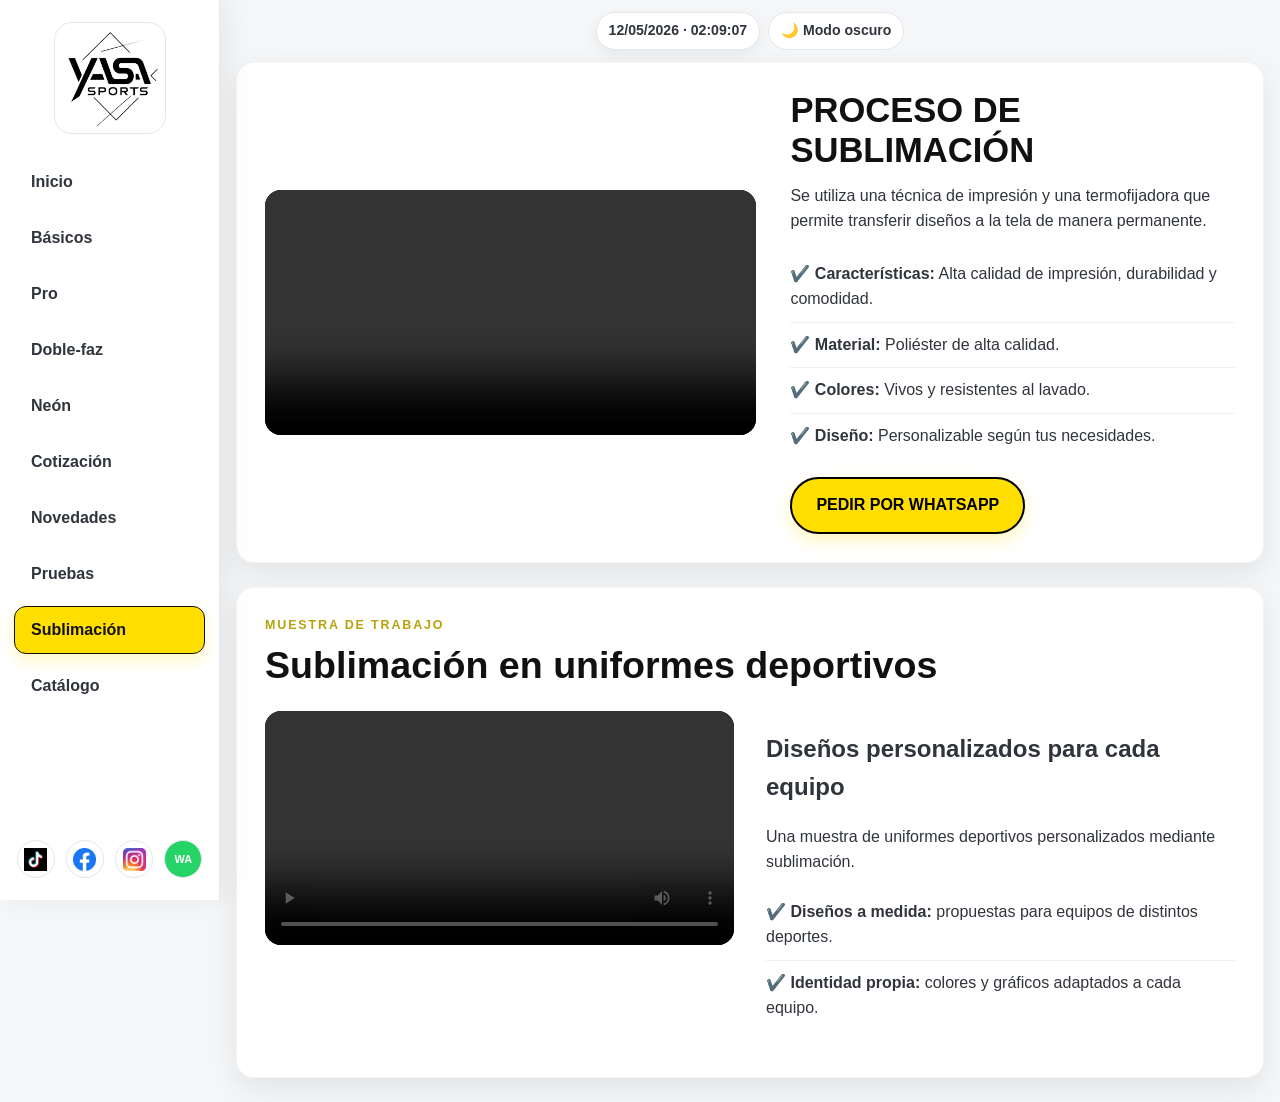
<file: sublimacion.html>
<!DOCTYPE html>
<html lang="es">
<head>
    <meta charset="UTF-8">
    <meta name="viewport" content="width=device-width, initial-scale=1.0">
    <meta name="description" content="Conoce el proceso de sublimación usado por YASA SPORTS para personalizar uniformes deportivos con diseños duraderos y resistentes.">
    <title>YASA SPORTS - SUBLIMACIÓN</title>
    <script src="tema.js"></script>
    <link rel="stylesheet" href="estilos.css">
</head>
<body>
<aside class="sidebar">
    <a class="sidebar-brand" href="index.html" aria-label="Ir al inicio de YASA SPORTS">
        <img src="logo-yasa.jpeg" alt="YASA SPORTS">
    </a>
    <nav class="sidebar-nav" aria-label="Menú principal">
        <a href="index.html">Inicio</a>
        <a href="basicos.html">Básicos</a>
        <a href="pro.html">Pro</a>
        <a href="doble-faz.html">Doble-faz</a>
        <a href="neon.html">Neón</a>
        <a href="cotizacion.html">Cotización</a>
        <a href="novedades.html">Novedades</a>
        <a href="pruebas.html">Pruebas</a>
        <a class="active" href="sublimacion.html" aria-current="page">Sublimación</a>
        <a href="catalogo.html">Catálogo</a>
    </nav>
    <div class="sidebar-social" aria-label="Redes sociales">
        <a href="https://www.tiktok.com/@yasa.sports" target="_blank" rel="noopener noreferrer" aria-label="TikTok"><img src="tiktok.jpeg" alt="TikTok"></a>
        <a href="https://web.facebook.com/amfuniformes?locale=es_LA" target="_blank" rel="noopener noreferrer" aria-label="Facebook"><img src="facebook.jpeg" alt="Facebook"></a>
        <a href="https://www.instagram.com/sportsyasa/" target="_blank" rel="noopener noreferrer" aria-label="Instagram"><img src="instagram.jpeg" alt="Instagram"></a>
        <a class="sidebar-whatsapp" href="https://wa.me/573238382435" target="_blank" rel="noopener noreferrer" aria-label="WhatsApp">WA</a>
    </div>
</aside>

<div class="site-content">
<div class="page-tools">
    <div class="local-clock" aria-live="polite">
        <span id="hora-local">Cargando hora...</span>
    </div>
    <button class="theme-toggle" id="theme-toggle" type="button" aria-pressed="false">🌙 Modo oscuro</button>
</div>


<main class="page">

    <section class="card product-layout">

        <div class="media-panel">
            <video class="product-video"
                   src="proceso-de-sublimacion.mp4"
                   controls
                   playsinline
                   preload="metadata"
                   aria-label="Video del proceso de sublimación de YASA SPORTS">
                Tu navegador no soporta la reproducción de video.
            </video>
        </div>

        <div class="product-info">
            <h1>PROCESO DE SUBLIMACIÓN</h1>

            <p class="description">
                Se utiliza una técnica de impresión y una termofijadora
                que permite transferir diseños a la tela de manera permanente.
            </p>

            <ul class="feature-list">
                <li>✔️ <strong>Características:</strong> Alta calidad de impresión, durabilidad y comodidad.</li>
                <li>✔️ <strong>Material:</strong> Poliéster de alta calidad.</li>
                <li>✔️ <strong>Colores:</strong> Vivos y resistentes al lavado.</li>
                <li>✔️ <strong>Diseño:</strong> Personalizable según tus necesidades.</li>
            </ul>

            <a href="https://wa.me/573238382435/?text=Hola%20YASA%20Sports%2C%20quiero%20cotizar%20uniformes%20personalizados"
               target="_blank" rel="noopener noreferrer" class="btn-whatsapp">
                PEDIR POR WHATSAPP
            </a>
        </div>

    </section>

    <section class="card gallery-section">
        <div class="home-section-heading">
            <div>
                <span class="home-eyebrow">MUESTRA DE TRABAJO</span>
                <h2 class="section-title">Sublimación en uniformes deportivos</h2>
            </div>
        </div>
        <div class="tests-row">
            <div>
                <video src="PruebSubl.mp4"
                       class="tests-video"
                       controls
                       playsinline
                       preload="metadata"
                       aria-label="Muestra de uniformes deportivos personalizados por sublimación">
                    Tu navegador no soporta la reproducción de video.
                </video>
            </div>
            <div class="tests-info">
                <h2>Diseños personalizados para cada equipo</h2>
                <p>
                    Una muestra de uniformes deportivos personalizados mediante sublimación.
                </p>
                <ul class="feature-list">
                    <li>✔️ <strong>Diseños a medida:</strong> propuestas para equipos de distintos deportes.</li>
                    <li>✔️ <strong>Identidad propia:</strong> colores y gráficos adaptados a cada equipo.</li>
                </ul>
            </div>
        </div>
    </section>

</main>


<script>
function actualizarHoraLocal() {
    const reloj = document.getElementById("hora-local");
    if (!reloj) return;

    const ahora = new Date();

    const hora = ahora.toLocaleTimeString([], {
        hour: "2-digit",
        minute: "2-digit",
        second: "2-digit",
        hour12: false
    });

    const fecha = ahora.toLocaleDateString([], {
        day: "2-digit",
        month: "2-digit",
        year: "numeric"
    });

    reloj.textContent = `${fecha} · ${hora}`;
}

actualizarHoraLocal();
setInterval(actualizarHoraLocal, 1000);
</script>
 </div>
</body>
</html>
</file>
<file: estilos.css>
/* ESTILOS GENERALES YASA SPORTS - RESPONSIVE */
:root{
    --amarillo:#FFDE00;
    --negro:#111111;
    --texto:#30343b;
    --suave:#667085;
    --fondo:#f5f6f8;
    --blanco:#ffffff;
    --borde:#e5e7eb;
    --sombra:0 10px 28px rgba(17,17,17,.08);
    --media-bg:#fafafa;
    --max:1180px;
}

:root[data-theme="dark"]{
    --negro:#f8fafc;
    --texto:#e5e7eb;
    --suave:#aab4c3;
    --fondo:#101318;
    --blanco:#1b2028;
    --borde:#343b46;
    --sombra:0 10px 28px rgba(0,0,0,.35);
    --media-bg:#11151b;
}

*{box-sizing:border-box}
html{scroll-behavior:smooth}

body{
    margin:0;
    font-family:Arial,Helvetica,sans-serif;
    background:var(--fondo);
    color:var(--texto);
    line-height:1.55;
}

a{color:inherit}
img,video{display:block;max-width:100%}

.page{
    width:min(calc(100% - 32px),var(--max));
    margin:0 auto;
}

.card{
    background:var(--blanco);
    border-radius:18px;
    box-shadow:var(--sombra);
    border:1px solid rgba(17,17,17,.04);
}

.page-tools{
    display:flex;
    align-items:center;
    justify-content:center;
    flex-wrap:wrap;
    gap:8px;
    width:min(calc(100% - 32px),var(--max));
    margin:12px auto;
}

.page-tools .local-clock{
    margin:0;
}

.theme-toggle{
    display:inline-flex;
    align-items:center;
    justify-content:center;
    min-height:38px;
    padding:7px 12px;
    border:1px solid var(--borde);
    border-radius:999px;
    background:var(--blanco);
    color:var(--texto);
    font:inherit;
    font-size:.88rem;
    font-weight:700;
    cursor:pointer;
    transition:.2s ease;
}

.theme-toggle:hover{
    transform:translateY(-1px);
    box-shadow:0 5px 14px rgba(17,17,17,.1);
}

.theme-toggle:focus-visible{
    outline:3px solid var(--amarillo);
    outline-offset:2px;
}

/* ENCABEZADO */
.site-header{
    padding:28px 0 16px;
    text-align:center;
}

.logo-principal{
    width:190px;
    height:190px;
    max-width:70vw;
    margin:0 auto 18px;
    object-fit:contain;
    border-radius:18px;
    background:#fff;
}

.social-row{
    display:flex;
    align-items:center;
    justify-content:center;
    flex-wrap:wrap;
    gap:12px;
}

.social-link{
    width:58px;
    height:58px;
    display:inline-flex;
    align-items:center;
    justify-content:center;
    border-radius:50%;
    background:#fff;
    border:1px solid var(--borde);
    box-shadow:0 6px 16px rgba(17,17,17,.07);
    transition:.2s ease;
}

.social-link:hover{
    transform:translateY(-2px);
    box-shadow:0 10px 20px rgba(17,17,17,.11);
}

.social-link img{
    width:34px;
    height:34px;
    object-fit:contain;
}

.btn-yellow,
.btn-whatsapp,
.btn-back,
.btn-download{
    display:inline-flex;
    align-items:center;
    justify-content:center;
    text-align:center;
    text-decoration:none;
    font-weight:800;
    transition:.2s ease;
}

.btn-yellow,
.btn-whatsapp{
    background:var(--amarillo);
    color:#000;
    border:2px solid #000;
    border-radius:999px;
    box-shadow:0 7px 17px rgba(255,222,0,.25);
}

.btn-yellow{
    padding:12px 22px;
    font-size:.95rem;
}

.btn-whatsapp{
    padding:14px 24px;
    font-size:1rem;
}

.btn-yellow:hover,
.btn-whatsapp:hover{
    transform:translateY(-2px);
    box-shadow:0 11px 22px rgba(255,222,0,.3);
}

/* Botón pequeño de regreso: NO se convierte en botón de ancho completo */
.btn-back{
    width:max-content;
    margin:0 0 22px;
    padding:9px 15px;
    border-radius:999px;
    background:#eceef1;
    border:1px solid #dde1e6;
    color:#222;
    font-size:.92rem;
}

.btn-back:hover{
    background:#e3e6ea;
    transform:translateY(-1px);
}

.hero-text{
    max-width:820px;
    margin:12px auto 28px;
    text-align:center;
    color:var(--suave);
    font-size:1.05rem;
}

.hero-title{
    max-width:820px;
    margin:12px auto 8px;
    text-align:center;
    color:var(--negro);
    font-size:clamp(1.5rem,3vw,2.2rem);
    line-height:1.2;
}

/* INICIO */
.simple-section{
    padding:26px;
    margin-bottom:24px;
}

.simple-section h2{
    margin:0 0 10px;
    font-size:1.35rem;
    color:var(--negro);
}

.simple-section p{
    margin:0;
    color:var(--texto);
}

.products-grid{
    display:grid;
    grid-template-columns:repeat(4,minmax(0,1fr));
    gap:22px;
    margin-bottom:26px;
}

.product-card{
    padding:22px;
    min-width:0;
}

.product-card h2{
    margin:0 0 10px;
    font-size:1.25rem;
    color:var(--negro);
}

.product-card p{
    margin:0;
    color:var(--texto);
    font-size:.96rem;
}

.product-visual{
    position:relative;
    display:flex;
    min-height:184px;
    flex-direction:column;
    justify-content:space-between;
    gap:10px;
    margin-top:16px;
    padding:14px;
    overflow:hidden;
    border:1px solid var(--borde);
    border-radius:17px;
    text-decoration:none;
    transition:transform .2s ease,box-shadow .2s ease;
}

.product-visual-pro{
    border-color:#8c774c;
    background:
        radial-gradient(circle at 85% 12%,rgba(220,190,115,.22),transparent 34%),
        linear-gradient(145deg,#191a1d,#292a2b 62%,#34302a);
    color:#f5e8c7;
}

.product-visual-basic{
    border-color:#c9ddd9;
    background:
        linear-gradient(135deg,rgba(255,255,255,.82),rgba(237,246,244,.92)),
        repeating-linear-gradient(135deg,transparent 0 14px,rgba(68,125,116,.06) 14px 15px);
    color:#244b46;
}

.product-visual-double{
    border-color:#ccd2e3;
    background:linear-gradient(112deg,#eef2f8 0 49.5%,#e8eaf3 50.5% 100%);
    color:#333c5a;
}

.product-visual-motif{
    position:relative;
    display:flex;
    flex:1;
    align-items:center;
    justify-content:center;
}

.product-motif-pro{
    color:#f5e8c7;
    font-size:clamp(2.4rem,4vw,3.8rem);
    font-weight:900;
    letter-spacing:.2em;
    text-shadow:0 0 12px rgba(220,190,115,.55),2px 3px 0 rgba(0,0,0,.4);
}

.product-motif-basic{
    color:#244b46;
    font-size:clamp(1.65rem,2.4vw,2.3rem);
    font-weight:900;
    letter-spacing:.16em;
}

.product-motif-double{
    gap:8px;
}

.product-motif-double span{
    display:inline-flex;
    width:42%;
    min-height:66px;
    align-items:center;
    justify-content:center;
    padding:8px;
    border:1px solid rgba(51,60,90,.22);
    border-radius:12px;
    background:rgba(255,255,255,.78);
    color:#333c5a;
    font-size:.8rem;
    font-weight:900;
    letter-spacing:.08em;
}

.product-motif-double span:first-child{
    transform:rotate(-5deg);
}

.product-motif-double span:last-child{
    transform:rotate(5deg);
}

.product-visual-label{
    position:relative;
    display:inline-flex;
    align-items:center;
    min-height:25px;
    padding:4px 9px;
    border-radius:999px;
    background:rgba(255,255,255,.82);
    color:#252525;
    font-size:.66rem;
    font-weight:900;
    letter-spacing:.09em;
}

.product-visual-pro .product-visual-label{
    background:#d8bd7d;
    color:#211c10;
}

.product-visual-basic .product-visual-label{
    background:#d2e6df;
    color:#244b46;
}

.product-visual-double .product-visual-label{
    background:#dce1ef;
    color:#333c5a;
}

.product-visual-caption{
    display:block;
    padding:10px 3px 2px;
    font-size:.75rem;
    font-weight:800;
    letter-spacing:.04em;
    text-align:center;
    text-transform:uppercase;
}

.product-visual:hover{
    transform:translateY(-3px);
    box-shadow:0 10px 22px rgba(17,17,17,.14);
}

.product-visual:focus-visible{
    outline:3px solid var(--amarillo);
    outline-offset:3px;
}

.action-row,
.bottom-actions{
    display:flex;
    justify-content:center;
    align-items:center;
    flex-wrap:wrap;
    gap:12px;
}

.action-row{margin-bottom:18px}
.bottom-actions{margin-bottom:24px}

/* PÁGINAS DE PRODUCTO */
.back-wrap{padding-top:24px}

.product-layout{
    display:grid;
    grid-template-columns:minmax(0,1.05fr) minmax(0,.95fr);
    gap:34px;
    align-items:center;
    padding:28px;
    margin-bottom:24px;
}

.media-panel{min-width:0}

.product-photo{
    width:100%;
    max-width:560px;
    max-height:620px;
    height:auto;
    margin:0 auto;
    object-fit:contain;
    border-radius:16px;
    background:var(--media-bg);
    border:1px solid var(--borde);
}

.product-video{
    width:100%;
    max-width:720px;
    max-height:620px;
    height:auto;
    margin:0 auto;
    object-fit:contain;
    border-radius:16px;
    background:#000;
}

.product-info{min-width:0}

.product-info h1{
    margin:0 0 14px;
    font-size:clamp(1.65rem,2.7vw,2.35rem);
    line-height:1.15;
    color:var(--negro);
}

.price{
    font-size:clamp(1.45rem,2.8vw,2rem);
    font-weight:900;
    color:var(--negro);
    margin-bottom:4px;
}

.price small{font-size:.95rem}

.note{
    font-size:.9rem;
    color:var(--suave);
    margin-bottom:18px;
}

.feature-list{
    list-style:none;
    padding:0;
    margin:0 0 18px;
}

.feature-list li{
    padding:10px 0;
    border-bottom:1px solid #eef0f3;
}

.feature-list li:last-child{border-bottom:0}

.feature-list a{
    color:var(--negro);
    font-weight:800;
    text-decoration-thickness:2px;
    text-underline-offset:3px;
}

.feature-list a:hover,
.feature-list a:focus-visible{
    color:#786800;
}

.product-actions{margin-top:8px}

/* SUBLIMACIÓN */
.description{
    margin:0 0 18px;
    color:var(--texto);
}

.media-fit{
    width:100%;
    max-width:720px;
    height:auto;
    margin:0 auto;
    border-radius:16px;
    background:#000;
}

/* PRUEBAS */
.tests-layout{
    padding:28px;
    margin-bottom:24px;
}

.tests-row{
    display:grid;
    grid-template-columns:minmax(0,1fr) minmax(0,1fr);
    gap:32px;
    align-items:start;
}

.tests-video{
    width:100%;
    max-height:560px;
    height:auto;
    object-fit:contain;
    border-radius:16px;
    background:#000;
}

.tests-info h1{
    margin:0 0 14px;
    font-size:clamp(1.55rem,2.5vw,2.2rem);
    line-height:1.15;
    color:var(--negro);
}

.tests-info p{color:var(--texto)}

.gallery-section{
    padding:28px;
    margin-bottom:24px;
}

.section-title{
    margin:0 0 18px;
    font-size:1.4rem;
    color:var(--negro);
}

.gallery-grid{
    display:grid;
    grid-template-columns:repeat(4,minmax(0,1fr));
    gap:16px;
}

.proof-image{
    display:grid;
    grid-template-columns:minmax(220px,.72fr) minmax(0,1.28fr);
    gap:24px;
    align-items:center;
    margin-bottom:24px;
}

.proof-image>img{
    width:100%;
    max-height:420px;
    object-fit:contain;
    border:1px solid var(--borde);
    border-radius:16px;
    background:var(--media-bg);
}

.proof-image .tests-info{
    min-width:0;
}

.gallery-grid img{
    width:100%;
    aspect-ratio:4/3;
    height:auto;
    object-fit:cover;
    border-radius:14px;
    border:1px solid var(--borde);
    background:var(--media-bg);
}

/* CATÁLOGO */
.catalog-card{
    padding:26px;
    margin-bottom:24px;
    text-align:center;
}

.catalog-card h1{
    margin:0 0 8px;
    font-size:clamp(1.7rem,3vw,2.3rem);
    color:var(--negro);
}

.catalog-card>p{
    margin:0 0 22px;
    color:var(--suave);
}

.catalog-item{margin-bottom:28px}
.catalog-item:last-child{margin-bottom:0}

.catalog-item h2{
    margin:0 0 10px;
    font-size:1.15rem;
    color:var(--negro);
}

.catalog-frame{
    width:100%;
    height:min(72vh,760px);
    min-height:520px;
    border:0;
    border-radius:14px;
    background:#eee;
}

.catalog-open{display:none}

.btn-download{
    margin-top:12px;
    padding:10px 18px;
    border-radius:999px;
    background:#eef0f2;
    border:1px solid #dfe3e8;
    color:#111;
    font-size:.92rem;
}

.btn-download:hover{
    background:#e5e8eb;
    transform:translateY(-1px);
}

.site-footer{
    text-align:center;
    color:var(--suave);
    font-size:.85rem;
    padding:4px 0 24px;
}

/* RESPONSIVE */
@media (max-width:980px){
    .products-grid{
        grid-template-columns:repeat(2,minmax(0,1fr));
    }

    .product-layout{
        grid-template-columns:1fr;
    }

    .tests-row{
        grid-template-columns:1fr;
    }

    .gallery-grid{
        grid-template-columns:repeat(2,minmax(0,1fr));
    }
}

@media (max-width:700px){
    .page{
        width:min(calc(100% - 20px),var(--max));
    }

    .site-header{padding-top:18px}

    .logo-principal{
        width:155px;
        height:155px;
    }

    .social-link{
        width:52px;
        height:52px;
    }

    .social-link img{
        width:30px;
        height:30px;
    }

    .hero-text{
        font-size:.96rem;
        margin:10px auto 22px;
    }

    .simple-section,
    .product-card,
    .product-layout,
    .tests-layout,
    .gallery-section,
    .catalog-card{
        padding:18px;
    }

    .products-grid{
        grid-template-columns:1fr;
        gap:16px;
    }

    .page-tools{
        width:calc(100% - 20px);
    }

    .action-row,
    .bottom-actions{
        flex-direction:column;
    }

    .btn-yellow{
        width:100%;
        max-width:420px;
    }

    .product-layout{gap:22px}

    .product-photo,
    .product-video,
    .tests-video{
        max-height:none;
    }

    .product-info h1,
    .tests-info h1{
        text-align:center;
    }

    .price{text-align:center}

    .btn-whatsapp{width:100%}

    .gallery-grid{
        grid-template-columns:1fr;
    }

    .proof-image{
        grid-template-columns:1fr;
        gap:14px;
    }

    .catalog-frame{
        display:none;
    }

    .catalog-open,
    .btn-download{
        display:inline-flex;
        width:100%;
        max-width:420px;
        margin:8px auto 0;
    }

    /* Sigue siendo pequeño; NO ocupa todo el ancho */
    .btn-back{
        width:max-content;
        max-width:100%;
    }
}

@media (max-width:420px){
    .page{
        width:calc(100% - 16px);
    }

    .social-row{gap:8px}

    .social-link{
        width:48px;
        height:48px;
    }

    .social-link img{
        width:27px;
        height:27px;
    }

    .btn-back{
        font-size:.88rem;
        padding:8px 13px;
    }
}


/* RELOJ: hora local del dispositivo del usuario */
.local-clock{
    display:flex;
    justify-content:center;
    align-items:center;
    margin:0 auto 12px;
    color:var(--texto);
    font-size:.88rem;
    font-weight:700;
}

.local-clock span{
    display:inline-flex;
    align-items:center;
    justify-content:center;
    padding:7px 12px;
    border-radius:999px;
    background:var(--blanco);
    border:1px solid var(--borde);
    box-shadow:0 5px 14px rgba(17,17,17,.06);
}

:root[data-theme="dark"] .card{
    border-color:#2b313c;
}

:root[data-theme="dark"] .btn-back{
    background:#282f39;
    border-color:#404855;
    color:#f1f5f9;
}

:root[data-theme="dark"] .btn-back:hover{
    background:#343d49;
}

:root[data-theme="dark"] .feature-list a:hover,
:root[data-theme="dark"] .feature-list a:focus-visible{
    color:#ffe34d;
}

:root[data-theme="dark"] .feature-list li{
    border-color:#303844;
}

:root[data-theme="dark"] .gallery-grid img{
    background:var(--media-bg);
}

:root[data-theme="dark"] .btn-download{
    background:#282f39;
    border-color:#404855;
    color:#f1f5f9;
}

:root[data-theme="dark"] .btn-download:hover{
    background:#343d49;
}

:root[data-theme="dark"] .catalog-frame{
    background:#11151b;
}

.neon-promo{
    position:relative;
    isolation:isolate;
    display:flex;
    min-height:174px;
    flex-direction:column;
    justify-content:space-between;
    gap:12px;
    margin-top:16px;
    padding:18px;
    overflow:hidden;
    border:1px solid rgba(208,255,0,.48);
    border-radius:14px;
    background:
        radial-gradient(circle at 84% 18%,rgba(208,255,0,.16),transparent 35%),
        linear-gradient(135deg,#10130b,#171b15 58%,#20251c);
    color:#f8fafc;
    text-decoration:none;
    box-shadow:0 8px 24px rgba(17,17,17,.22),inset 0 0 22px rgba(208,255,0,.05);
    transition:transform .2s ease,box-shadow .2s ease;
}

.neon-promo::before{
    position:absolute;
    z-index:-1;
    top:-34px;
    right:-26px;
    width:140px;
    height:140px;
    border:1px solid rgba(208,255,0,.5);
    border-radius:50%;
    box-shadow:0 0 24px rgba(208,255,0,.2),inset 0 0 24px rgba(208,255,0,.12);
    content:"";
}

.neon-promo:hover,
.neon-promo:focus-visible{
    transform:translateY(-3px);
    box-shadow:0 12px 28px rgba(17,17,17,.28),0 0 20px rgba(208,255,0,.18);
}

.neon-promo:focus-visible{
    outline:3px solid var(--amarillo);
    outline-offset:3px;
}

:root[data-theme="dark"] .product-visual-basic{
    border-color:#425755;
    background:linear-gradient(135deg,#1d2b2b,#202830);
    color:#d5ede6;
}

:root[data-theme="dark"] .product-motif-basic{
    color:#d5ede6;
}

:root[data-theme="dark"] .product-visual-basic .product-visual-label{
    background:#28413b;
    color:#d8f4ec;
}

:root[data-theme="dark"] .product-visual-double{
    border-color:#535875;
    background:linear-gradient(112deg,#202a3a 0 49.5%,#30283d 50.5% 100%);
    color:#e0e5f6;
}

:root[data-theme="dark"] .product-visual-double .product-visual-label{
    background:#2c3248;
    color:#e0e5f6;
}

:root[data-theme="dark"] .product-motif-double span{
    border-color:#59617d;
    background:rgba(20,24,32,.8);
    color:#e0e5f6;
}

.neon-promo-label{
    width:max-content;
    padding:4px 9px;
    border:1px solid rgba(208,255,0,.5);
    border-radius:999px;
    color:#d0ff00;
    font-size:.72rem;
    font-weight:900;
    letter-spacing:.12em;
}

.neon-promo-title{
    color:#f5ffd0;
    font-size:clamp(1.8rem,2.5vw,2.4rem);
    font-weight:900;
    line-height:1;
    letter-spacing:.08em;
    text-shadow:0 0 8px rgba(208,255,0,.65),0 0 22px rgba(208,255,0,.3);
}

.neon-promo-title strong{
    color:#d0ff00;
}

.neon-promo-cta{
    display:flex;
    align-items:center;
    justify-content:space-between;
    color:#fff;
    font-size:.78rem;
    font-weight:800;
    letter-spacing:.06em;
}

.neon-color-options{
    display:grid;
    grid-template-columns:repeat(2,minmax(0,1fr));
    gap:14px;
    margin:18px 0 22px;
}

.neon-color-option{
    padding:18px 12px;
    border-radius:14px;
    border:1px solid var(--borde);
    background:var(--fondo);
    color:var(--negro);
    font-weight:900;
    text-align:center;
}

.neon-color-option strong{
    display:block;
    font-size:1.15rem;
}

.neon-color-option span{
    display:block;
    margin-top:4px;
    font-size:.82rem;
    font-weight:600;
}

:root[data-theme="dark"] .simple-section p,
:root[data-theme="dark"] .product-card p,
:root[data-theme="dark"] .description{
    color:#c3cad4;
}

/* MENÚ LATERAL */
.sidebar{
    position:fixed;
    z-index:100;
    inset:0 auto 0 0;
    width:220px;
    display:flex;
    flex-direction:column;
    align-items:center;
    padding:22px 14px;
    overflow-y:auto;
    background:var(--blanco);
    border-right:1px solid var(--borde);
    box-shadow:8px 0 24px rgba(17,17,17,.06);
}

.sidebar-brand{
    display:flex;
    width:112px;
    height:112px;
    align-items:center;
    justify-content:center;
    margin-bottom:24px;
    border-radius:18px;
    background:#fff;
    border:1px solid var(--borde);
}

.sidebar-brand img{
    width:96px;
    height:96px;
    object-fit:contain;
}

.sidebar-nav{
    width:100%;
    display:flex;
    flex-direction:column;
    gap:8px;
}

.sidebar-nav a{
    display:flex;
    min-height:48px;
    align-items:center;
    justify-content:flex-start;
    padding:10px 16px;
    border:1px solid transparent;
    border-radius:12px;
    color:var(--texto);
    font-weight:800;
    text-decoration:none;
    transition:.2s ease;
}

.sidebar-nav a:hover,
.sidebar-nav a:focus-visible{
    background:var(--fondo);
    border-color:var(--borde);
    transform:translateX(3px);
}

.sidebar-nav a.active{
    background:var(--amarillo);
    border-color:#111;
    color:#111;
    box-shadow:0 7px 16px rgba(255,222,0,.22);
}

.sidebar-nav a:focus-visible{
    outline:3px solid var(--amarillo);
    outline-offset:2px;
}

.sidebar-social{
    width:100%;
    display:grid;
    grid-template-columns:repeat(4,minmax(0,1fr));
    gap:6px;
    margin-top:auto;
    padding-top:14px;
}

.sidebar-social a{
    display:flex;
    width:38px;
    height:38px;
    align-items:center;
    justify-content:center;
    justify-self:center;
    border:1px solid var(--borde);
    border-radius:50%;
    background:var(--blanco);
    text-decoration:none;
    transition:.2s ease;
}

.sidebar-social a:hover{
    transform:translateY(-2px);
    border-color:var(--amarillo);
}

.sidebar-social img{
    width:23px;
    height:23px;
    object-fit:contain;
}

.sidebar-whatsapp{
    background:#25D366!important;
    color:#fff;
    font-size:.68rem;
    font-weight:900;
}

.site-content{
    min-height:100vh;
    margin-left:220px;
}

@media (max-width:700px){
    .sidebar{
        position:fixed;
        inset:auto 0 0;
        z-index:1000;
        display:block;
        width:100%;
        height:auto;
        min-height:162px;
        padding:7px 6px calc(7px + env(safe-area-inset-bottom));
        border-right:0;
        border-top:1px solid var(--borde);
        border-bottom:0;
        box-shadow:0 -8px 24px rgba(17,17,17,.12);
    }

    .sidebar-brand{
        display:none;
    }

    .sidebar-social{
        display:none;
    }

    .sidebar-nav{
        display:grid;
        width:100%;
        grid-template-columns:repeat(4,minmax(0,1fr));
        gap:5px;
        overflow:visible;
    }

    .sidebar-nav a{
        min-height:46px;
        height:46px;
        justify-content:center;
        padding:5px 3px;
        border-radius:9px;
        font-size:.72rem;
        line-height:1.05;
        text-align:center;
        white-space:normal;
    }

    .sidebar-nav a.active{
        box-shadow:0 4px 10px rgba(255,222,0,.18);
    }

    .site-content{
        min-height:100vh;
        margin-left:0;
        padding-bottom:174px;
    }

    .page-tools{
        justify-content:space-between;
        margin:8px auto;
    }

    .page-tools .local-clock{
        max-width:68%;
    }

    .local-clock span{
        max-width:100%;
        font-size:.76rem;
        white-space:normal;
        line-height:1.2;
    }

    .theme-toggle{
        min-height:36px;
        padding:6px 9px;
        font-size:.78rem;
        white-space:nowrap;
    }

    .product-layout,
    .tests-layout,
    .gallery-section,
    .catalog-card,
    .home-services,
    .home-process,
    .home-contact{
        border-radius:15px;
    }
}

/* INICIO PROFESIONAL */
.home-hero{
    display:grid;
    grid-template-columns:minmax(0,1.55fr) minmax(220px,.45fr);
    gap:30px;
    align-items:center;
    min-height:430px;
    margin:28px 0 20px;
    padding:54px;
    overflow:hidden;
    border:1px solid #262a31;
    border-radius:22px;
    background:
        radial-gradient(circle at 85% 20%,rgba(255,222,0,.16),transparent 24%),
        linear-gradient(135deg,#171a1f,#242932);
    box-shadow:0 18px 36px rgba(17,17,17,.16);
    color:#fff;
}

.home-eyebrow{
    display:block;
    margin-bottom:10px;
    color:#b8a10b;
    font-size:.78rem;
    font-weight:900;
    letter-spacing:.15em;
}

.home-hero-copy h1{
    max-width:720px;
    margin:0 0 18px;
    font-size:clamp(2.2rem,5vw,4.6rem);
    line-height:.98;
    letter-spacing:-.045em;
    animation:home-enter .5s ease-out both;
}

.home-hero-copy p{
    max-width:650px;
    margin:0 0 28px;
    color:#d9dde5;
    font-size:1.08rem;
}

.home-hero-copy .location-note{
    margin:-16px 0 24px;
    color:#f0d95c;
    font-size:.95rem;
    font-weight:700;
}

.home-hero-actions{
    display:flex;
    flex-wrap:wrap;
    gap:12px;
}

.shipping-note{
    margin:12px 0 0;
    color:#d9dde5;
    font-size:.88rem;
}

@keyframes home-enter{
    from{opacity:0;transform:translateY(12px)}
    to{opacity:1;transform:translateY(0)}
}

.btn-ghost,
.text-link{
    display:inline-flex;
    align-items:center;
    justify-content:center;
    border-radius:999px;
    font-weight:900;
    text-decoration:none;
}

.btn-ghost{
    min-height:48px;
    padding:12px 22px;
    border:1px solid #626977;
    color:#fff;
}

.btn-ghost:hover{
    border-color:var(--amarillo);
    color:var(--amarillo);
}

.home-hero-badge{
    display:flex;
    width:220px;
    height:220px;
    flex-direction:column;
    align-items:center;
    justify-content:center;
    justify-self:center;
    border:1px solid rgba(255,222,0,.55);
    border-radius:50%;
    background:rgba(255,222,0,.06);
    box-shadow:0 0 60px rgba(255,222,0,.12),inset 0 0 35px rgba(255,222,0,.05);
    text-align:center;
    animation:home-enter .65s .08s ease-out both;
}

.home-hero-badge span{
    font-size:2.3rem;
    font-weight:900;
    letter-spacing:.06em;
}

.home-hero-badge strong{
    color:var(--amarillo);
    font-size:1.15rem;
    letter-spacing:.22em;
}

.home-hero-badge small{
    margin-top:8px;
    color:#d9dde5;
}

.home-stats{
    display:grid;
    grid-template-columns:repeat(4,minmax(0,1fr));
    gap:16px;
    margin-bottom:20px;
}

.home-stat{
    display:flex;
    align-items:center;
    gap:14px;
    min-height:112px;
    padding:20px;
    color:inherit;
    text-decoration:none;
    transition:transform .2s ease,box-shadow .2s ease;
}

.home-stat:focus-visible{
    outline:3px solid var(--negro);
    outline-offset:3px;
}

.home-stat strong{
    color:var(--negro);
    font-size:2rem;
    white-space:nowrap;
}

.home-stat span{
    min-width:0;
    color:var(--suave);
    font-size:.9rem;
}

.home-services,
.home-process{
    margin-bottom:20px;
    padding:38px;
    border:1px solid var(--borde);
    border-radius:22px;
    background:var(--blanco);
}

.home-comparator{
    margin-bottom:20px;
    padding:38px;
    border:1px solid #111;
    border-radius:22px;
    background:
        linear-gradient(135deg,rgba(255,222,0,.12),transparent 38%),
        var(--blanco);
}

.line-finder{
    margin:28px 0 20px;
    padding:32px;
    border:1px solid var(--borde);
    border-radius:22px;
    background:
        linear-gradient(135deg,rgba(255,222,0,.12),transparent 40%),
        var(--blanco);
}

.line-finder .home-section-heading{
    margin-bottom:18px;
}

.line-finder .home-section-heading h2{
    margin:0;
    color:var(--negro);
    font-size:clamp(1.45rem,3vw,2rem);
}

.line-finder-intro{
    margin:8px 0 0;
    color:var(--suave);
}

.line-finder-form{
    display:grid;
    grid-template-columns:minmax(0,.9fr) minmax(0,1.45fr) minmax(0,.9fr);
    gap:14px;
    align-items:end;
}

.line-finder-form>label,
.finder-quantity-field>label{
    display:grid;
    gap:7px;
    color:var(--negro);
    font-size:.82rem;
    font-weight:900;
}

.line-finder-form select,
.line-finder-form input[type="number"]{
    width:100%;
    min-height:52px;
    padding:10px 12px;
    border:1px solid var(--borde);
    border-radius:12px;
    background:var(--blanco);
    color:var(--texto);
    font:inherit;
    font-size:.9rem;
}

.finder-budget-help{
    color:var(--suave);
    font-size:.74rem;
    font-weight:400;
}

.finder-neon-field{
    display:flex;
    align-items:flex-end;
}

.finder-neon-field .quick-quote-neon{
    width:100%;
}

.line-finder-form select:focus,
.line-finder-form input:focus{
    outline:3px solid rgba(255,222,0,.6);
    outline-offset:2px;
}

.finder-quantity-field{
    display:grid;
    gap:7px;
}

.line-finder-submit,
.line-finder-apply{
    min-height:48px;
    padding:10px 18px;
    border:1px solid #111;
    border-radius:999px;
    background:var(--amarillo);
    color:#111;
    font:inherit;
    font-size:.82rem;
    font-weight:900;
    cursor:pointer;
    touch-action:manipulation;
}

.line-finder-submit{
    grid-column:1/-1;
}

.line-finder-submit:hover,
.line-finder-apply:hover{
    background:#f2d200;
}

.line-finder-submit:focus-visible,
.line-finder-apply:focus-visible{
    outline:3px solid var(--negro);
    outline-offset:3px;
}

.line-finder-result{
    display:flex;
    align-items:center;
    justify-content:space-between;
    gap:18px;
    margin-top:18px;
    padding:18px;
    border-radius:16px;
    background:#111;
    color:#fff;
}

.line-finder-result[hidden]{
    display:none;
}

.line-finder-result-label{
    color:var(--amarillo);
    font-size:.7rem;
    font-weight:900;
    letter-spacing:.12em;
}

.line-finder-result h3{
    margin:5px 0;
    color:#fff;
    font-size:1.25rem;
}

.line-finder-result p{
    margin:0;
    color:#d4d8df;
    font-size:.88rem;
}

.line-finder-apply{
    flex:0 0 auto;
}

.quick-quote{
    margin:28px 0 20px;
    padding:38px;
    border:1px solid #111;
    border-radius:22px;
    background:
        radial-gradient(circle at 100% 0,rgba(255,222,0,.22),transparent 28%),
        var(--blanco);
}

.quick-quote-grid{
    display:grid;
    grid-template-columns:minmax(280px,.75fr) minmax(320px,1.25fr);
    gap:18px;
    align-items:stretch;
}

.quick-quote-controls{
    display:grid;
    gap:14px;
}

.quick-quote-controls>label:not(.quick-quote-neon),
.quote-quantity-field>label{
    display:grid;
    gap:7px;
    color:var(--negro);
    font-size:.82rem;
    font-weight:900;
}

.quick-quote-controls select,
.quick-quote-controls input[type="number"],
.quick-quote-controls input[type="text"]{
    width:100%;
    min-height:48px;
    padding:10px 12px;
    border:1px solid var(--borde);
    border-radius:12px;
    background:var(--blanco);
    color:var(--texto);
    font:inherit;
    font-size:.92rem;
}

.quote-quantity-field{
    display:grid;
    gap:7px;
}

.quote-quantity-stepper{
    display:grid;
    grid-template-columns:52px minmax(0,1fr) 52px;
    gap:8px;
}

.quick-quote-controls .quote-quantity-stepper input[type="number"]{
    min-width:0;
    text-align:center;
    font-size:1.15rem;
    font-weight:800;
}

.quote-quantity-button{
    display:flex;
    min-width:52px;
    min-height:52px;
    align-items:center;
    justify-content:center;
    border:1px solid #111;
    border-radius:12px;
    background:var(--amarillo);
    color:#111;
    font:inherit;
    font-size:1.5rem;
    font-weight:900;
    cursor:pointer;
    touch-action:manipulation;
}

.quote-quantity-button:hover:not(:disabled){
    background:#f2d200;
}

.quote-quantity-button:focus-visible{
    outline:3px solid var(--negro);
    outline-offset:2px;
}

.quote-quantity-button:disabled{
    opacity:.45;
    cursor:not-allowed;
}

.quick-quote-controls select:focus,
.quick-quote-controls input:focus{
    border-color:var(--negro);
    outline:3px solid rgba(255,222,0,.55);
    outline-offset:2px;
}

.quick-quote-neon{
    display:flex;
    min-height:68px;
    align-items:center;
    gap:12px;
    padding:12px 14px;
    border:1px solid var(--borde);
    border-radius:12px;
    cursor:pointer;
}

.quick-quote-neon input{
    width:20px;
    height:20px;
    accent-color:#111;
}

.quick-quote-neon span{
    display:flex;
    flex-direction:column;
}

.quick-quote-neon strong{
    color:var(--negro);
}

.quick-quote-neon small{
    color:var(--suave);
}

.quick-quote-result{
    display:flex;
    flex-direction:column;
    min-height:280px;
    justify-content:center;
    padding:26px;
    border-radius:18px;
    background:#111;
    color:#fff;
}

.quick-quote-label{
    color:var(--amarillo);
    font-size:.72rem;
    font-weight:900;
    letter-spacing:.12em;
    text-transform:uppercase;
}

.quick-quote-result>strong{
    margin:4px 0;
    color:#fff;
    font-size:clamp(2.1rem,5vw,3.5rem);
    line-height:1;
}

.quick-quote-result>p{
    margin:8px 0 16px;
    color:#d4d8df;
}

.quick-quote-payment{
    display:grid;
    grid-template-columns:repeat(2,minmax(0,1fr));
    gap:12px;
    margin-bottom:16px;
}

.quick-quote-payment div{
    display:flex;
    flex-direction:column;
    padding:10px 12px;
    border:1px solid rgba(255,255,255,.12);
    border-radius:10px;
}

.quick-quote-payment span{
    color:#aeb5bf;
    font-size:.72rem;
}

.quick-quote-payment strong{
    margin-top:2px;
}

.quick-quote-result .btn-whatsapp{
    width:100%;
}

.quick-quote-disclaimer{
    margin:14px 0 0;
    color:var(--suave);
    font-size:.82rem;
}

.quote-summary,
.quote-comparison{
    margin-top:22px;
    padding:24px;
    border:1px solid var(--borde);
    border-radius:18px;
    background:var(--blanco);
}

.quote-summary h2,
.quote-comparison h2{
    margin:3px 0 0;
    color:var(--negro);
    font-size:clamp(1.25rem,2.5vw,1.8rem);
}

.quote-summary-details{
    display:grid;
    grid-template-columns:repeat(3,minmax(0,1fr));
    gap:10px;
    margin:18px 0 12px;
}

.quote-summary-details div{
    min-width:0;
    padding:12px;
    border-radius:11px;
    background:var(--fondo);
}

.quote-summary-details dt{
    color:var(--suave);
    font-size:.72rem;
}

.quote-summary-details dd{
    margin:4px 0 0;
    color:var(--negro);
    font-size:.9rem;
    font-weight:900;
    overflow-wrap:anywhere;
}

.quote-summary-shipping,
.quote-comparison-note{
    margin:12px 0;
    color:var(--suave);
    font-size:.8rem;
}

.quote-summary-actions{
    display:flex;
    flex-wrap:wrap;
    gap:10px;
}

.quote-download-button,
.quote-clear-button{
    min-height:46px;
    padding:10px 18px;
    border-radius:999px;
    font:inherit;
    font-size:.82rem;
    font-weight:900;
    cursor:pointer;
}

.quote-download-button{
    border:1px solid var(--negro);
    background:var(--negro);
    color:var(--blanco);
}

.quote-clear-button{
    border:1px solid var(--borde);
    background:var(--fondo);
    color:var(--negro);
}

.quote-download-button:hover,
.quote-clear-button:hover{
    opacity:.86;
}

.quote-download-button:focus-visible,
.quote-clear-button:focus-visible{
    outline:3px solid var(--amarillo);
    outline-offset:3px;
}

.quote-share-status,
.quote-save-status{
    min-height:1.3em;
    margin:8px 0 0;
    color:var(--suave);
    font-size:.8rem;
}

.quote-comparison-heading{
    display:flex;
    align-items:flex-end;
    justify-content:space-between;
    gap:16px;
    margin-bottom:16px;
}

.quote-comparison-heading>p{
    margin:0;
    color:var(--suave);
    font-size:.82rem;
}

.quote-comparison-heading>p strong{
    color:var(--negro);
}

.quote-comparison-grid{
    display:grid;
    grid-template-columns:repeat(3,minmax(0,1fr));
    gap:12px;
}

.quote-comparison-card{
    display:flex;
    min-width:0;
    flex-direction:column;
    align-items:flex-start;
    padding:18px;
    border:1px solid var(--borde);
    border-radius:14px;
    background:var(--fondo);
}

.quote-comparison-card:first-child{
    border-top:3px solid var(--amarillo);
}

.quote-comparison-card:nth-child(2){
    border-top:3px solid #c8a951;
}

.quote-comparison-card:nth-child(3){
    border-top:3px solid #8e9bb8;
}

.quote-comparison-tag{
    color:var(--suave);
    font-size:.68rem;
    font-weight:900;
    letter-spacing:.08em;
    text-transform:uppercase;
}

.quote-comparison-card h3{
    margin:8px 0 4px;
    color:var(--negro);
    font-size:1.2rem;
}

.quote-comparison-card p{
    min-height:42px;
    margin:0 0 14px;
    color:var(--suave);
    font-size:.8rem;
}

.quote-comparison-price{
    color:var(--negro);
    font-size:1.5rem;
}

.quote-comparison-card>small{
    color:var(--suave);
    font-size:.72rem;
}

.quote-comparison-card>a{
    margin-top:14px;
    color:var(--negro);
    font-size:.82rem;
    font-weight:900;
    text-underline-offset:3px;
}

.home-comparator-options{
    display:grid;
    grid-template-columns:repeat(3,minmax(0,1fr));
    gap:12px;
    margin-bottom:14px;
}

.comparator-option{
    display:flex;
    min-height:112px;
    flex-direction:column;
    align-items:flex-start;
    justify-content:center;
    gap:3px;
    padding:18px;
    border:1px solid var(--borde);
    border-radius:16px;
    background:var(--blanco);
    color:var(--texto);
    font:inherit;
    text-align:left;
    cursor:pointer;
    transition:.2s ease;
}

.comparator-option span{
    color:var(--suave);
    font-size:.72rem;
    font-weight:900;
    letter-spacing:.12em;
}

.comparator-option strong{
    color:var(--negro);
    font-size:1.2rem;
}

.comparator-option small{
    color:var(--suave);
}

.comparator-option:hover,
.comparator-option:focus-visible{
    border-color:var(--negro);
    transform:translateY(-2px);
}

.comparator-option:focus-visible{
    outline:3px solid var(--amarillo);
    outline-offset:3px;
}

.comparator-option.active{
    border-color:#111;
    background:var(--amarillo);
    box-shadow:0 10px 22px rgba(255,222,0,.22);
}

.comparator-option.active span,
.comparator-option.active small,
.comparator-option.active strong{
    color:#111;
}

.comparator-result{
    display:grid;
    grid-template-columns:minmax(0,1.15fr) minmax(280px,.85fr) auto;
    gap:20px;
    align-items:center;
    min-height:190px;
    padding:24px;
    border-radius:18px;
    background:#111;
    color:#fff;
}

.comparator-kicker{
    color:var(--amarillo);
    font-size:.72rem;
    font-weight:900;
    letter-spacing:.12em;
    text-transform:uppercase;
}

.comparator-result-main h3{
    margin:8px 0 6px;
    font-size:clamp(1.35rem,3vw,2rem);
    line-height:1.1;
}

.comparator-result-main p{
    max-width:560px;
    margin:0;
    color:#d4d8df;
}

.comparator-details{
    display:grid;
    gap:10px;
}

.comparator-details div{
    display:flex;
    flex-direction:column;
    padding-bottom:9px;
    border-bottom:1px solid rgba(255,255,255,.12);
}

.comparator-details div:last-child{
    padding-bottom:0;
    border-bottom:0;
}

.comparator-details span{
    color:#aeb5bf;
    font-size:.72rem;
    text-transform:uppercase;
}

.comparator-details strong{
    margin-top:2px;
    font-size:.88rem;
}

.comparator-result>.btn-yellow{
    min-width:150px;
}

.news-section{
    margin-top:28px;
}

.news-section h1{
    margin:0;
    color:var(--negro);
    font-size:clamp(1.8rem,4vw,2.7rem);
    line-height:1.1;
}

.news-intro{
    margin:10px 0 0;
    color:var(--suave);
}

.news-grid{
    display:grid;
    grid-template-columns:repeat(2,minmax(0,1fr));
    gap:16px;
}

.news-card{
    display:flex;
    flex-direction:column;
    align-items:flex-start;
    min-height:280px;
    padding:24px;
    border-top:3px solid var(--amarillo);
}

.news-card-neon{
    border-top-color:#cfff00;
}

.news-card-meta{
    display:flex;
    width:100%;
    align-items:center;
    justify-content:space-between;
    flex-wrap:wrap;
    gap:8px;
    color:var(--suave);
    font-size:.78rem;
    font-weight:700;
}

.news-label{
    padding:5px 10px;
    border-radius:999px;
    background:var(--fondo);
    color:var(--negro);
    font-weight:900;
}

.news-card h2{
    margin:20px 0 10px;
    color:var(--negro);
    font-size:1.35rem;
    line-height:1.2;
}

.news-card p{
    margin:0 0 12px;
    color:var(--suave);
}

.news-card .btn-whatsapp{
    margin-top:auto;
    font-size:.82rem;
}

.news-card-link{
    margin-top:auto;
    color:var(--negro);
    font-weight:900;
    text-underline-offset:4px;
}

.home-section-heading{
    display:flex;
    align-items:flex-end;
    justify-content:space-between;
    gap:20px;
    margin-bottom:24px;
}

.home-section-heading h2,
.home-contact h2{
    margin:0;
    color:var(--negro);
    font-size:clamp(1.55rem,3vw,2.35rem);
    line-height:1.1;
}

.text-link{
    flex:0 0 auto;
    color:var(--negro);
    border-bottom:2px solid var(--amarillo);
}

.home-services-grid,
.home-process-grid{
    display:grid;
    grid-template-columns:repeat(4,minmax(0,1fr));
    gap:14px;
}

.home-service-card,
.home-process article{
    min-height:220px;
    padding:22px;
}

.home-service-card{
    position:relative;
    display:flex;
    flex-direction:column;
    border-left:3px solid var(--amarillo);
    transition:transform .2s ease,box-shadow .2s ease;
}

.home-service-neon{
    border-left-color:#cfff00;
}

@media (hover:hover){
    .home-stat:hover,
    .home-service-card:hover{
        transform:translateY(-3px);
        box-shadow:0 12px 26px rgba(17,17,17,.12);
    }
}

.home-service-number{
    color:var(--suave);
    font-size:.78rem;
    font-weight:900;
    letter-spacing:.12em;
}

.home-service-card h3,
.home-process h3{
    margin:18px 0 8px;
    color:var(--negro);
    font-size:1.25rem;
}

.home-service-card p,
.home-process p{
    flex:1;
    margin:0 0 16px;
    color:var(--suave);
    font-size:.92rem;
}

.home-service-card a{
    color:var(--negro);
    font-size:.88rem;
    font-weight:900;
    text-decoration-thickness:2px;
    text-underline-offset:4px;
}

.home-process-grid article{
    position:relative;
    border:1px solid var(--borde);
    border-radius:16px;
    background:var(--fondo);
}

.home-process-grid article>span{
    display:inline-flex;
    width:34px;
    height:34px;
    align-items:center;
    justify-content:center;
    border-radius:50%;
    background:var(--amarillo);
    color:#111;
    font-weight:900;
}

.home-contact{
    display:flex;
    align-items:center;
    justify-content:space-between;
    gap:24px;
    margin-bottom:24px;
    padding:38px;
    border-radius:22px;
    background:var(--amarillo);
    color:#111;
}

.home-contact .home-eyebrow{
    color:#4f4700;
}

.home-contact h2{
    color:#111;
}

.home-contact .btn-whatsapp{
    flex:0 0 auto;
    background:#111;
    border-color:#111;
    color:#fff;
    box-shadow:none;
}

.home-social{
    display:flex;
    align-items:center;
    justify-content:space-between;
    gap:28px;
    margin-bottom:20px;
    padding:38px;
    border:1px solid var(--borde);
    border-radius:22px;
    background:var(--blanco);
}

.home-social-copy{
    max-width:690px;
}

.home-social h2{
    margin:0 0 10px;
    color:var(--negro);
    font-size:clamp(1.55rem,3vw,2.35rem);
}

.home-social p{
    margin:0;
    color:var(--suave);
}

.home-social-actions{
    display:flex;
    flex:0 0 auto;
    align-items:center;
    gap:10px;
}

.social-link-tiktok{
    width:48px;
    height:48px;
}

.social-link-tiktok img{
    width:28px;
    height:28px;
}

.btn-ghost-dark{
    min-height:48px;
    border-color:var(--borde);
    color:var(--negro);
}

.btn-ghost-dark:hover{
    border-color:var(--negro);
    color:var(--negro);
}

.proof-topics{
    padding:28px;
    margin-bottom:24px;
}

.proof-topic-grid{
    display:grid;
    grid-template-columns:repeat(2,minmax(0,1fr));
    gap:14px;
}

.proof-topic-grid .tiktok-embed{
    width:100%!important;
    max-width:100%!important;
    min-width:0!important;
    margin:0!important;
}

.proof-topic-grid article{
    min-height:170px;
    padding:20px;
    border:1px solid var(--borde);
    border-radius:16px;
    background:var(--fondo);
}

.proof-topic-grid article>span{
    color:var(--suave);
    font-size:.76rem;
    font-weight:900;
}

.proof-topic-grid h3{
    margin:14px 0 8px;
    color:var(--negro);
}

.proof-topic-grid p{
    margin:0;
    color:var(--suave);
}

:root[data-theme="dark"] .home-hero{
    border-color:#343b46;
}

:root[data-theme="dark"] .home-eyebrow,
:root[data-theme="dark"] .text-link,
:root[data-theme="dark"] .home-service-card a{
    color:#ffe34d;
}

:root[data-theme="dark"] .home-stat span,
:root[data-theme="dark"] .home-service-card p,
:root[data-theme="dark"] .home-process p,
:root[data-theme="dark"] .news-intro,
:root[data-theme="dark"] .news-card p,
:root[data-theme="dark"] .news-card-meta{
    color:#b8c0cb;
}

:root[data-theme="dark"] .news-card-link{
    color:#ffe34d;
}

@media (max-width:980px){
    .home-hero{
        grid-template-columns:1fr 180px;
        padding:36px;
    }

    .home-hero-badge{
        width:180px;
        height:180px;
    }

    .home-services-grid,
    .home-process-grid,
    .news-grid{
        grid-template-columns:repeat(2,minmax(0,1fr));
    }

    .home-stats{
        grid-template-columns:repeat(2,minmax(0,1fr));
    }

    .comparator-result{
        grid-template-columns:1fr 1fr;
    }

    .comparator-result>.btn-yellow{
        grid-column:1/-1;
    }

    .quick-quote-grid{
        grid-template-columns:1fr;
    }

    .line-finder-form{
        grid-template-columns:repeat(2,minmax(0,1fr));
    }

    .quote-comparison-grid{
        grid-template-columns:repeat(2,minmax(0,1fr));
    }
}

@media (max-width:700px){
    .home-hero{
        grid-template-columns:1fr;
        min-height:auto;
        padding:28px 22px;
    }

    .home-hero-copy h1{
        font-size:2.35rem;
    }

    .home-hero-badge{
        display:none;
    }

    .home-hero-actions,
    .home-contact,
    .home-section-heading{
        align-items:stretch;
        flex-direction:column;
    }

    .home-hero-actions>a{
        width:100%;
    }

    .home-stats,
    .home-services-grid,
    .home-process-grid,
    .news-grid,
    .proof-topic-grid{
        grid-template-columns:1fr;
    }

    .home-services,
    .home-process,
    .home-comparator,
    .home-contact{
        padding:24px 18px;
    }

    .home-comparator-options,
    .comparator-result{
        grid-template-columns:1fr;
    }

    .line-finder,
    .quick-quote,
    .home-comparator,
    .home-services,
    .home-process,
    .home-contact{
        padding:24px 18px;
    }

    .line-finder-form{
        grid-template-columns:1fr;
    }

    .line-finder-submit{
        width:100%;
    }

    .line-finder-result{
        align-items:stretch;
        flex-direction:column;
    }

    .line-finder-apply{
        width:100%;
    }

    .quick-quote-payment{
        grid-template-columns:1fr;
    }

    .quote-summary-details,
    .quote-comparison-grid{
        grid-template-columns:1fr;
    }

    .quote-comparison-heading{
        align-items:flex-start;
        flex-direction:column;
    }

    .quote-comparison-card p{
        min-height:0;
    }

    .comparator-option{
        min-height:88px;
    }

    .comparator-result>.btn-yellow{
        grid-column:auto;
        width:100%;
    }

    .home-service-card,
    .home-process article{
        min-height:180px;
    }

    .home-contact .btn-whatsapp{
        width:100%;
    }

    .home-social,
    .home-social-actions{
        align-items:stretch;
        flex-direction:column;
    }

    .home-social-actions>a{
        width:100%;
    }

    .home-social-actions .social-link-tiktok{
        display:none;
    }
}

@media (prefers-reduced-motion:reduce){
    html{
        scroll-behavior:auto;
    }

    *,
    *::before,
    *::after{
        animation-duration:.01ms!important;
        animation-iteration-count:1!important;
        scroll-behavior:auto!important;
        transition-duration:.01ms!important;
    }
}

.product-whatsapp-fixed{
    display:none;
}

@media (max-width:700px){
    .site-content.product-page{
        padding-bottom:244px;
    }

    .product-whatsapp-fixed{
        position:fixed;
        z-index:999;
        right:12px;
        bottom:calc(174px + env(safe-area-inset-bottom) + 10px);
        left:12px;
        display:flex;
        width:auto;
        min-height:48px;
        align-items:center;
        justify-content:center;
        padding:12px 18px;
        border-radius:999px;
        box-shadow:0 6px 20px rgba(17,17,17,.22);
        text-align:center;
    }
}
</file>
